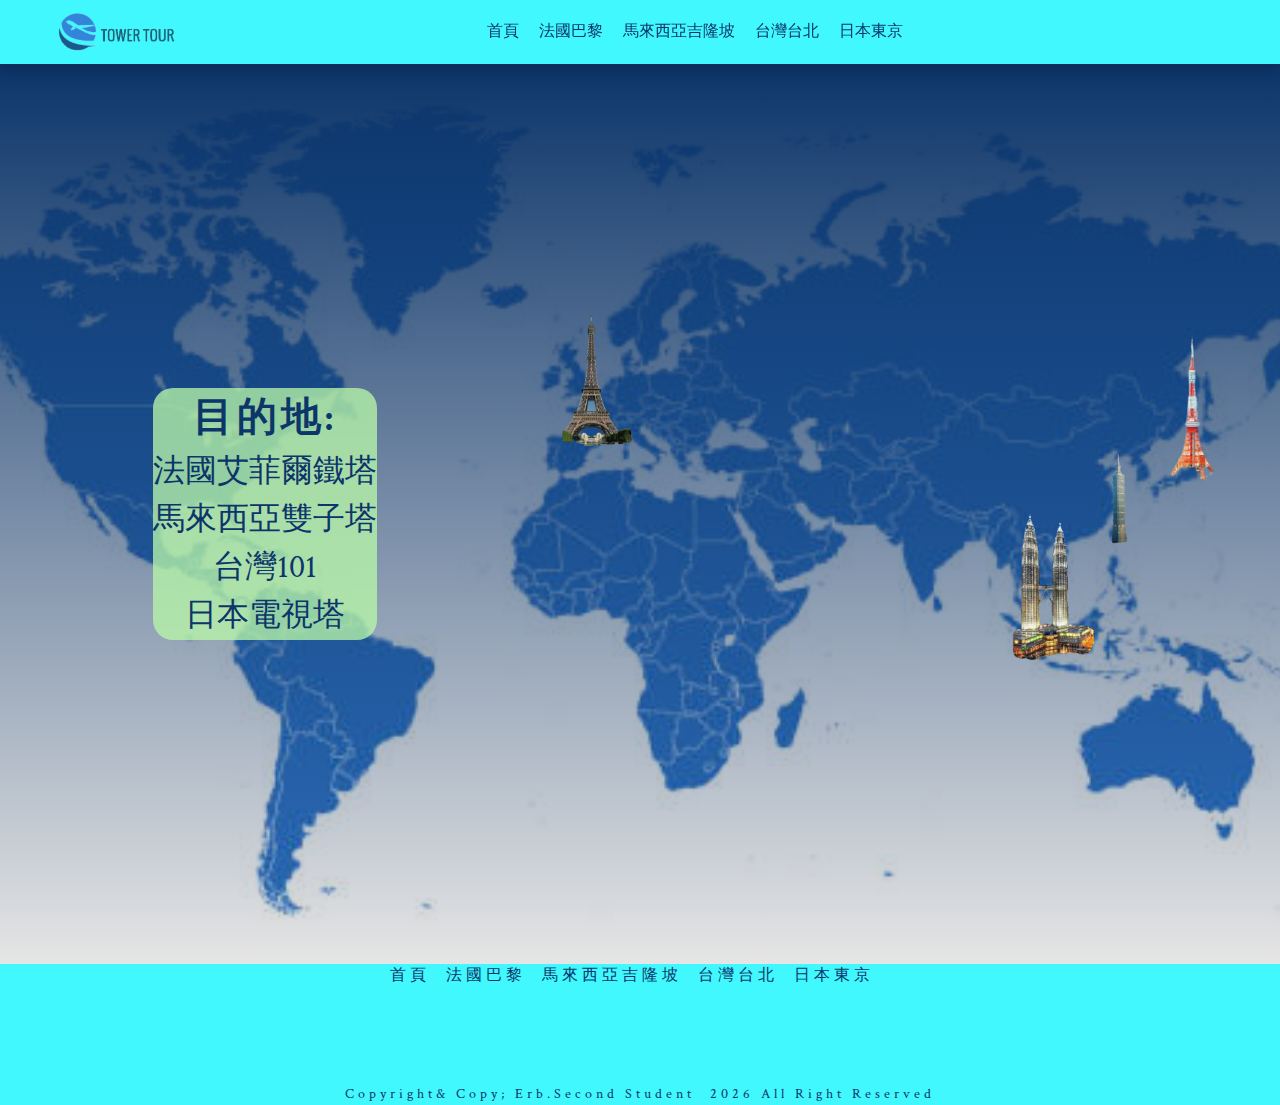
<file: index.html>
<!DOCTYPE html>
<html lang="en">
<head>
  <meta charset="UTF-8">
  <meta name="viewport" content="width=device-width, initial-scale=1.0">
  <link rel="manifest" href="/site.webmanifest">
<link rel="stylesheet" href="https://cdnjs.cloudflare.com/ajax/libs/font-awesome/6.6.0/css/all.min.css" integrity="sha512-Kc323vGBEqzTmouAECnVceyQqyqdsSiqLQISBL29aUW4U/M7pSPA/gEUZQqv1cwx4OnYxTxve5UMg5GT6L4JJg==" crossorigin="anonymous" referrerpolicy="no-referrer" />
<link rel="preconnect" href="https://fonts.googleapis.com">
<link rel="preconnect" href="https://fonts.gstatic.com" crossorigin>
<link href="https://fonts.googleapis.com/css2?family=Crimson+Text:ital,wght@0,400;0,600;0,700;1,400;1,600;1,700&family=Noto+Sans+TC:wght@700&display=swap" rel="stylesheet">
<link rel="apple-touch-icon" sizes="180x180" href="./images/apple-touch-icon.png">
<link rel="icon" type="image/png" sizes="32x32" href="./images/favicon-32x32.png">
<link rel="icon" type="image/png" sizes="16x16" href="./images/favicon-16x16.png">
  <link rel="stylesheet" href="./css/tours.css">
  <title>Tower Tour</title>
</head>
<body>
  <nav class="navbar">
    <div class="nav-logo">
      <a href="index.html">
        <img src="./images/logo.png" class="logo-link" alt="logo">
      </a>
    </div>
    <!-- desktop -->
    <!-- <div class="desktop-nav"> -->
    <div class="nav-links">
      <ul class="nav-list" id="nav-list">
        <li><a href="index.html" class="nav-link">首頁</a></li>
        <li><a href="paris_history.html" class="nav-link">法國巴黎</a></li>
        <li><a href="malaysia_history.html" class="nav-link">馬來西亞吉隆坡</a></li>
        <li><a href="taipei_history.html" class="nav-link">台灣台北</a></li>
        <li><a href="tokyo_history.html" class="nav-link">日本東京</a></li>
      </ul>
    </div>
    <div class="nav-icons">
      <ul class="nav-icons-list">
        <li><a href="http://www.facebook.com" class="nav-icon">
          <i class="fa-brands fa-facebook"></i></a>
        </li>
        <li><a href="http://www.twitter.com" class="nav-icon">
          <i class="fa-brands fa-twitter"></i></a>
        </li>
        <li><a href="http://www.instagram.com" class="nav-icon">
          <i class="fa-brands fa-instagram"></i></a>
        </li>
        <li><a href="http://www.whatsapp.com" class="nav-icon">
          <i class="fa-brands fa-whatsapp"></i></a>
        </li>
      </ul>
    </div>
    <!-- </div> -->
    <!-- mobile  -->
    <div class="nav-mobile">
      <button type="button" class="nav-mobile-toggle" id="nav-mobile-toggle">
        <i class="fa-solid fa-bars"></i>
      </button>
      <ul class="mobile-nav-list" id="mobile-nav-list">
        <li><a href="index.html" class="nav-link">首頁</a></li>
        <li><a href="paris_history.html" class="nav-link">法國巴黎</a></li>
        <li><a href="malaysia_history.html" class="nav-link">馬來西亞吉隆坡</a></li>
        <li><a href="taipei_history.html" class="nav-link">台灣台北</a></li>
        <li><a href="tokyo_history.html" class="nav-link">日本東京</a></li>
      </ul>
    </div>
  </nav>

  <main>
    <div class="main">
      <div class="main-container">
        <div class="header-container">
          <h2>目的地:</h2>
          <a href="paris_tower.html"><p>法國艾菲爾鐵塔</p></a>
          <a href="malaysia_tower.html"><p>馬來西亞雙子塔</p></a>
          <a href="taipei_tower.html"><p>台灣101</p></a>
          <a href="tokyo_tower.html"><p>日本電視塔</p></a>
          </div>

        <div class="main-photos">
          <img src="./images/paris-tower-2.png" class="main-photo photo-1" alt="">
          <img src="./images/malaysia-tower1.png" class="main-photo photo-2" alt="">
          <img src="./images/Taipei101-2.png" class="main-photo photo-3" alt="">
          <img src="./images/tokyo-tower-3.png" class="main-photo photo-4" alt="">
        </div>
      </div>
    </div>
  </main>
  <!--- footer -->
  <footer class="section footer">
    <ul class="footer-links">
      <li><a href="index.html" class="footer-link">首頁</a></li>
      <li><a href="paris_history.html" class="footer-link">法國巴黎</a></li>
      <li><a href="malaysia_history.html" class="footer-link">馬來西亞吉隆坡</a></li>
      <li><a href="taipei_history.html" class="footer-link">台灣台北</a></li>
      <li><a href="tokyo_history.html" class="footer-link">日本東京</a></li>
    </ul>
    <ul class="footer-icons">
      <li><a href="http://www.facebook.com" class="footer-icon">
        <i class="fa-brands fa-facebook"></i></a>
      </li>
      <li><a href="http://www.twitter.com" class="footer-icon">
        <i class="fa-brands fa-twitter"></i></a>
      </li>
      <li><a href="http://www.instagram.com" class="footer-icon">
        <i class="fa-brands fa-instagram"></i></a>
      </li>
      <li><a href="http://www.whatsapp.com" class="footer-icon">
        <i class="fa-brands fa-whatsapp"></i></a>
      </li>
    </ul>
    <p class="copyright">
      copyright& copy; erb.second student
      <span id="date"></span> all right reserved
    </p>
  </footer>
  <script src="./tours.js"></script>
</body>
</html>
</file>
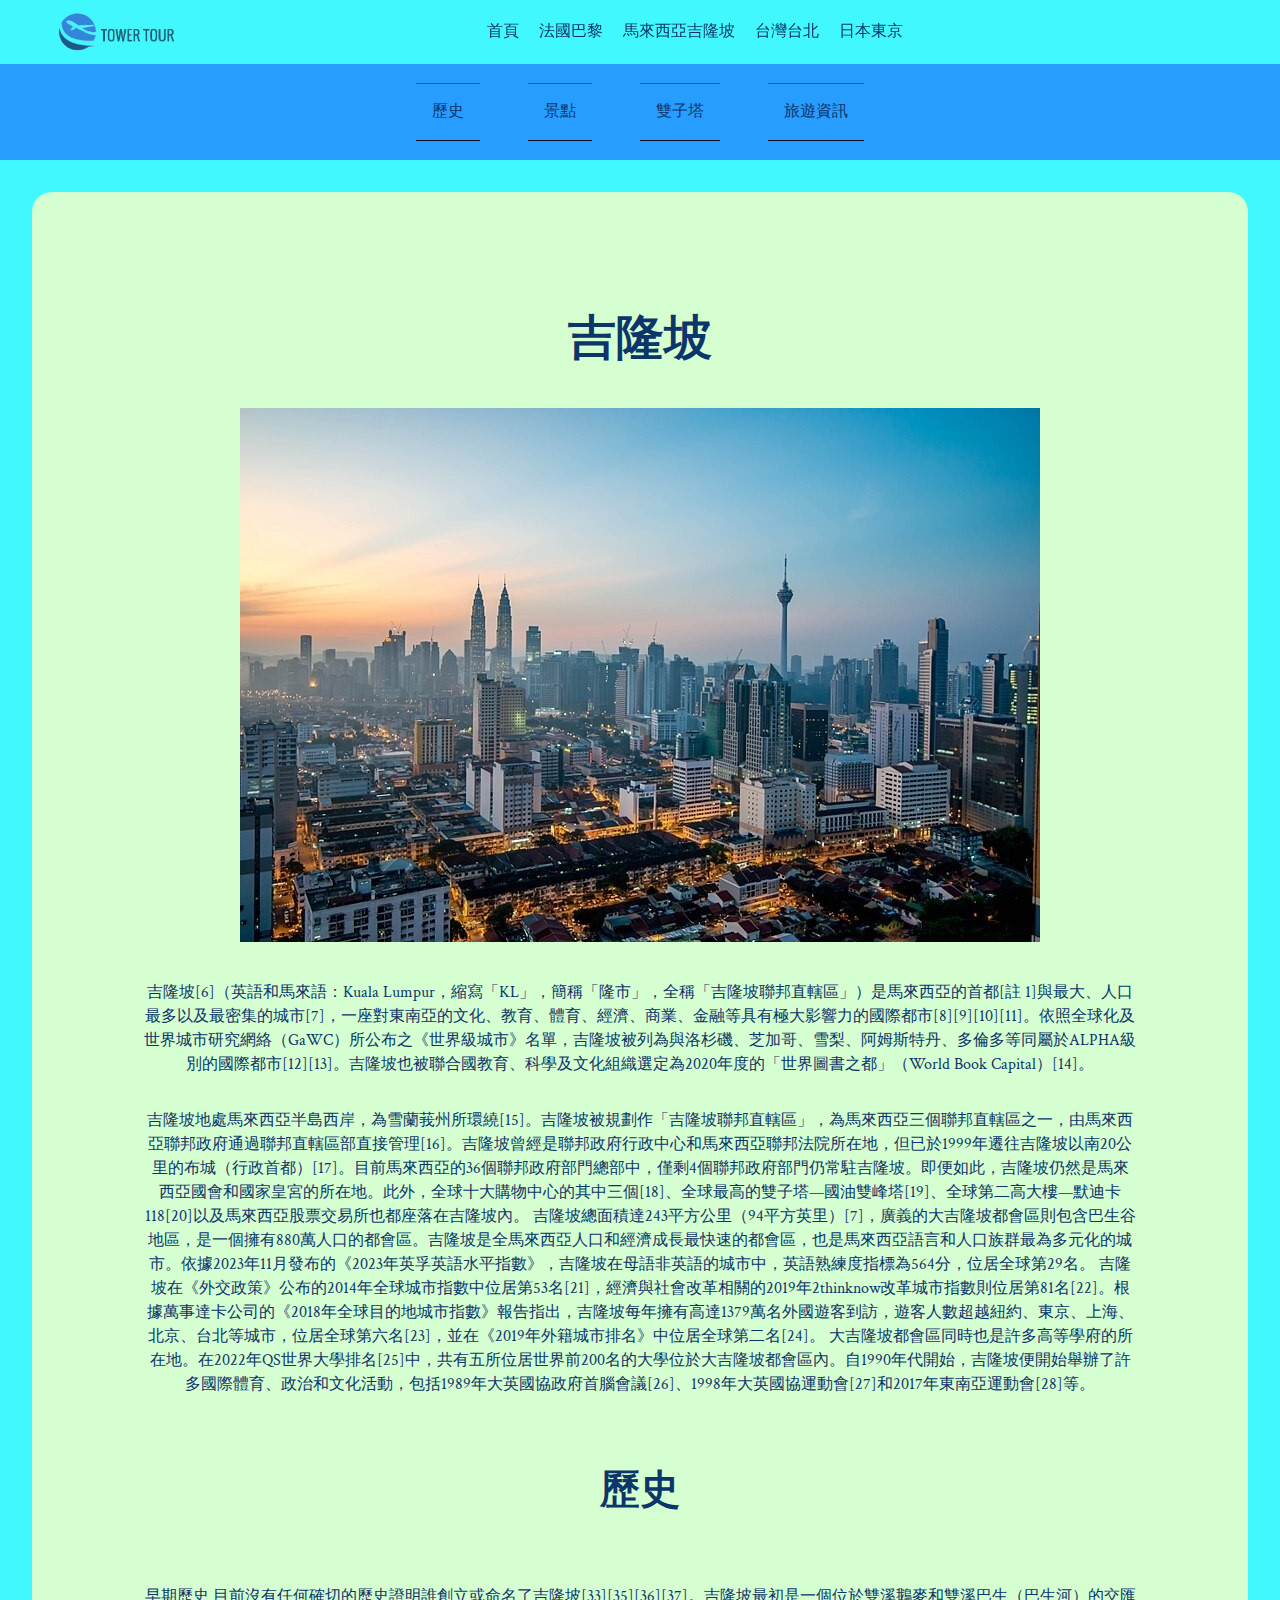
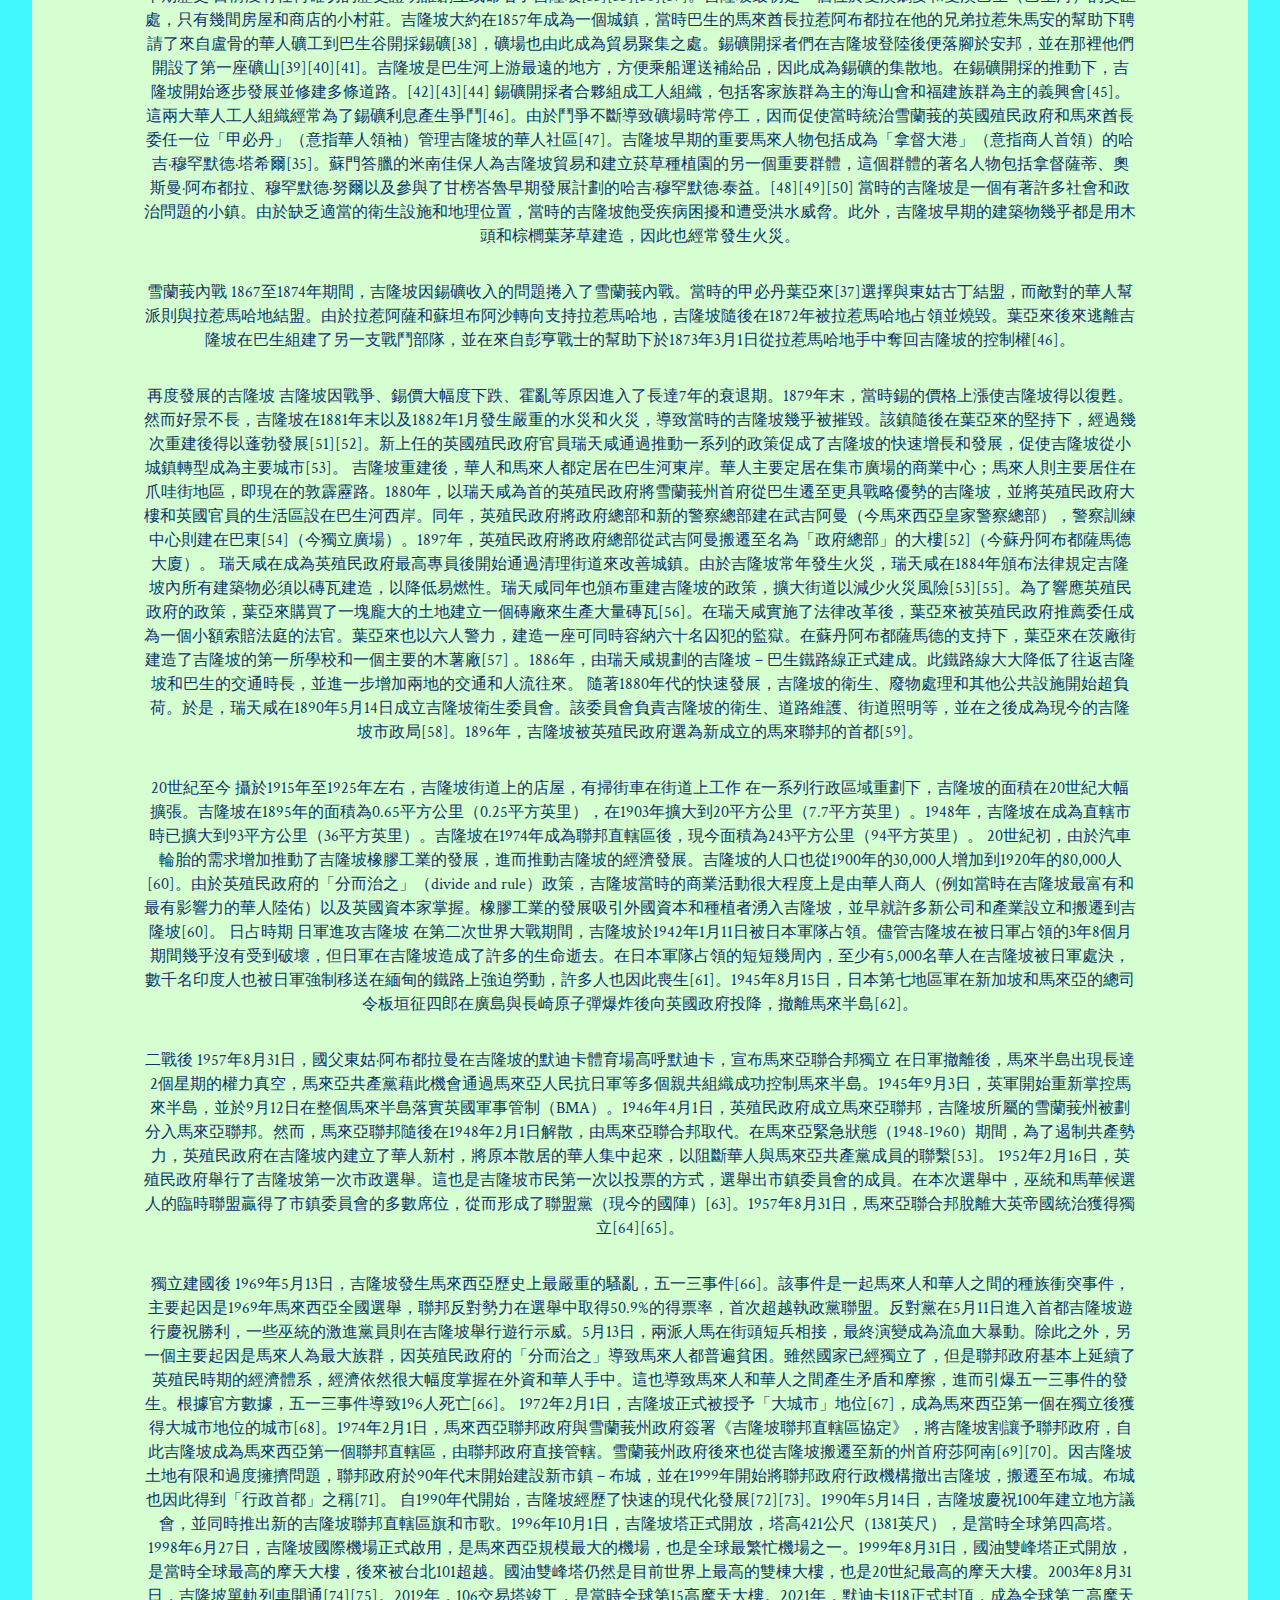
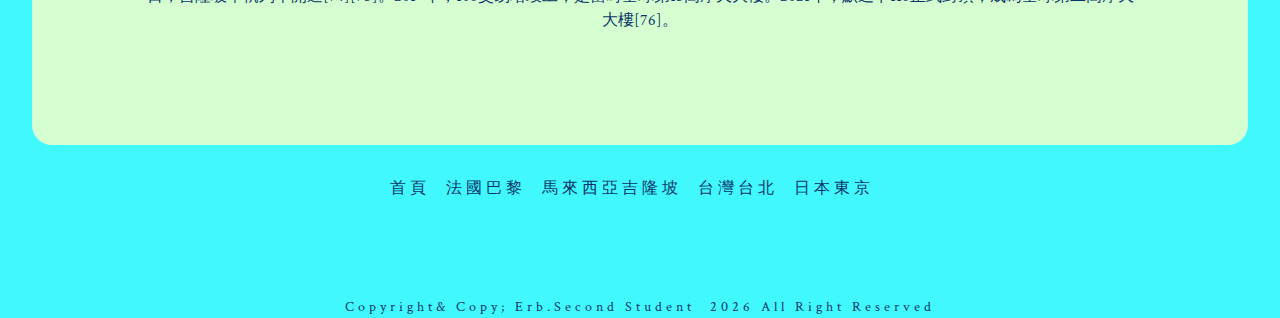
<file: malaysia_history.html>
<!DOCTYPE html>
<html lang="en">
<head>
  <meta charset="UTF-8">
  <meta name="viewport" content="width=device-width, initial-scale=1.0">
  <link rel="manifest" href="/site.webmanifest">
<link rel="stylesheet" href="https://cdnjs.cloudflare.com/ajax/libs/font-awesome/6.6.0/css/all.min.css" integrity="sha512-Kc323vGBEqzTmouAECnVceyQqyqdsSiqLQISBL29aUW4U/M7pSPA/gEUZQqv1cwx4OnYxTxve5UMg5GT6L4JJg==" crossorigin="anonymous" referrerpolicy="no-referrer" />
<link rel="preconnect" href="https://fonts.googleapis.com">
<link rel="preconnect" href="https://fonts.gstatic.com" crossorigin>
<link href="https://fonts.googleapis.com/css2?family=Crimson+Text:ital,wght@0,400;0,600;0,700;1,400;1,600;1,700&family=Noto+Sans+TC:wght@700&display=swap" rel="stylesheet">
<link rel="apple-touch-icon" sizes="180x180" href="./images/apple-touch-icon.png">
<link rel="icon" type="image/png" sizes="32x32" href="./images/favicon-32x32.png">
<link rel="icon" type="image/png" sizes="16x16" href="./images/favicon-16x16.png">
<link rel="stylesheet" href="./css/tours.css">
  <title>馬來西亞</title>
</head>
<body>
  <nav class="navbar">
    <div class="nav-logo">
      <a href="index.html">
        <img src="./images/logo.png" class="logo-link" alt="logo">
      </a>
    </div>
    <!-- desktop -->
    <!-- <div class="desktop-nav"> -->
    <div class="nav-links">
      <ul class="nav-list" id="nav-list">
        <li><a href="index.html" class="nav-link">首頁</a></li>
        <li><a href="paris_history.html" class="nav-link">法國巴黎</a></li>
        <li><a href="malaysia_history.html" class="nav-link">馬來西亞吉隆坡</a></li>
        <li><a href="taipei_history.html" class="nav-link">台灣台北</a></li>
        <li><a href="tokyo_history.html" class="nav-link">日本東京</a></li>
      </ul>
    </div>
    <div class="nav-icons">
      <ul class="nav-icons-list">
        <li><a href="http://www.facebook.com" class="nav-icon">
          <i class="fa-brands fa-facebook"></i></a>
        </li>
        <li><a href="http://www.twitter.com" class="nav-icon">
          <i class="fa-brands fa-twitter"></i></a>
        </li>
        <li><a href="http://www.instagram.com" class="nav-icon">
          <i class="fa-brands fa-instagram"></i></a>
        </li>
        <li><a href="http://www.whatsapp.com" class="nav-icon">
          <i class="fa-brands fa-whatsapp"></i></a>
        </li>
      </ul>
    </div>
    <!-- </div> -->
    <!-- mobile  -->
    <div class="nav-mobile">
      <button type="button" class="nav-mobile-toggle" id="nav-mobile-toggle">
        <i class="fa-solid fa-bars"></i>
      </button>
      <ul class="mobile-nav-list" id="mobile-nav-list">
        <li><a href="index.html" class="nav-link">首頁</a></li>
        <li><a href="paris_history.html" class="nav-link">法國巴黎</a></li>
        <li><a href="malaysia_history.html" class="nav-link">馬來西亞吉隆坡</a></li>
        <li><a href="taipei_history.html" class="nav-link">台灣台北</a></li>
        <li><a href="tokyo_history.html" class="nav-link">日本東京</a></li>
      </ul>
    </div>
  </nav>

  <div class="tours-container">
    <div class="tours-nav">
      <ul class="paris-nav-list">
        <a href="malaysia_history.html"><li>歷史</li></a>
        <a href="malaysia_view.html"><li>景點</li></a>
        <a href="malaysia_tower.html"><li>雙子塔</li></a>
        <a href="tokyo_ref.html"><li>旅遊資訊</li></a>
      </ul>
    </div>

    <div class="paris-main">
      <div class="paris-header">
        <h3>吉隆坡</h3>
        <img src="./images/malaysia-main.jpg" alt="">
        <p>吉隆坡[6]（英語和馬來語：Kuala Lumpur，縮寫「KL」，簡稱「隆市」，全稱「吉隆坡聯邦直轄區」）是馬來西亞的首都[註 1]與最大、人口最多以及最密集的城市[7]，一座對東南亞的文化、教育、體育、經濟、商業、金融等具有極大影響力的國際都市[8][9][10][11]。依照全球化及世界城市研究網絡（GaWC）所公布之《世界級城市》名單，吉隆坡被列為與洛杉磯、芝加哥、雪梨、阿姆斯特丹、多倫多等同屬於ALPHA級別的國際都市[12][13]。吉隆坡也被聯合國教育、科學及文化組織選定為2020年度的「世界圖書之都」（World Book Capital）[14]。
        </p>
          <p>
            吉隆坡地處馬來西亞半島西岸，為雪蘭莪州所環繞[15]。吉隆坡被規劃作「吉隆坡聯邦直轄區」，為馬來西亞三個聯邦直轄區之一，由馬來西亞聯邦政府通過聯邦直轄區部直接管理[16]。吉隆坡曾經是聯邦政府行政中心和馬來西亞聯邦法院所在地，但已於1999年遷往吉隆坡以南20公里的布城（行政首都）[17]。目前馬來西亞的36個聯邦政府部門總部中，僅剩4個聯邦政府部門仍常駐吉隆坡。即便如此，吉隆坡仍然是馬來西亞國會和國家皇宮的所在地。此外，全球十大購物中心的其中三個[18]、全球最高的雙子塔—國油雙峰塔[19]、全球第二高大樓—默迪卡118[20]以及馬來西亞股票交易所也都座落在吉隆坡內。
            吉隆坡總面積達243平方公里（94平方英里）[7]，廣義的大吉隆坡都會區則包含巴生谷地區，是一個擁有880萬人口的都會區。吉隆坡是全馬來西亞人口和經濟成長最快速的都會區，也是馬來西亞語言和人口族群最為多元化的城市。依據2023年11月發布的《2023年英孚英語水平指數》，吉隆坡在母語非英語的城市中，英語熟練度指標為564分，位居全球第29名。
            吉隆坡在《外交政策》公布的2014年全球城市指數中位居第53名[21]，經濟與社會改革相關的2019年2thinknow改革城市指數則位居第81名[22]。根據萬事達卡公司的《2018年全球目的地城市指數》報告指出，吉隆坡每年擁有高達1379萬名外國遊客到訪，遊客人數超越紐約、東京、上海、北京、台北等城市，位居全球第六名[23]，並在《2019年外籍城市排名》中位居全球第二名[24]。
            大吉隆坡都會區同時也是許多高等學府的所在地。在2022年QS世界大學排名[25]中，共有五所位居世界前200名的大學位於大吉隆坡都會區內。自1990年代開始，吉隆坡便開始舉辦了許多國際體育、政治和文化活動，包括1989年大英國協政府首腦會議[26]、1998年大英國協運動會[27]和2017年東南亞運動會[28]等。</p>

        <h4>歷史</h4>
        <p>早期歷史
          目前沒有任何確切的歷史證明誰創立或命名了吉隆坡[33][35][36][37]。吉隆坡最初是一個位於雙溪鵝麥和雙溪巴生（巴生河）的交匯處，只有幾間房屋和商店的小村莊。吉隆坡大約在1857年成為一個城鎮，當時巴生的馬來酋長拉惹阿布都拉在他的兄弟拉惹朱馬安的幫助下聘請了來自盧骨的華人礦工到巴生谷開採錫礦[38]，礦場也由此成為貿易聚集之處。錫礦開採者們在吉隆坡登陸後便落腳於安邦，並在那裡他們開設了第一座礦山[39][40][41]。吉隆坡是巴生河上游最遠的地方，方便乘船運送補給品，因此成為錫礦的集散地。在錫礦開採的推動下，吉隆坡開始逐步發展並修建多條道路。[42][43][44]
          
          錫礦開採者合夥組成工人組織，包括客家族群為主的海山會和福建族群為主的義興會[45]。這兩大華人工人組織經常為了錫礦利息產生爭鬥[46]。由於鬥爭不斷導致礦場時常停工，因而促使當時統治雪蘭莪的英國殖民政府和馬來酋長委任一位「甲必丹」（意指華人領袖）管理吉隆坡的華人社區[47]。吉隆坡早期的重要馬來人物包括成為「拿督大港」（意指商人首領）的哈吉·穆罕默德·塔希爾[35]。蘇門答臘的米南佳保人為吉隆坡貿易和建立菸草種植園的另一個重要群體，這個群體的著名人物包括拿督薩蒂、奧斯曼·阿布都拉、穆罕默德·努爾以及參與了甘榜峇魯早期發展計劃的哈吉·穆罕默德·泰益。[48][49][50]
          
          當時的吉隆坡是一個有著許多社會和政治問題的小鎮。由於缺乏適當的衛生設施和地理位置，當時的吉隆坡飽受疾病困擾和遭受洪水威脅。此外，吉隆坡早期的建築物幾乎都是用木頭和棕櫚葉茅草建造，因此也經常發生火災。
          
          
          </p>
          <p>
            雪蘭莪內戰
            1867至1874年期間，吉隆坡因錫礦收入的問題捲入了雪蘭莪內戰。當時的甲必丹葉亞來[37]選擇與東姑古丁結盟，而敵對的華人幫派則與拉惹馬哈地結盟。由於拉惹阿薩和蘇坦布阿沙轉向支持拉惹馬哈地，吉隆坡隨後在1872年被拉惹馬哈地占領並燒毀。葉亞來後來逃離吉隆坡在巴生組建了另一支戰鬥部隊，並在來自彭亨戰士的幫助下於1873年3月1日從拉惹馬哈地手中奪回吉隆坡的控制權[46]。
          </p>
          <p>
            再度發展的吉隆坡
            吉隆坡因戰爭、錫價大幅度下跌、霍亂等原因進入了長達7年的衰退期。1879年末，當時錫的價格上漲使吉隆坡得以復甦。然而好景不長，吉隆坡在1881年末以及1882年1月發生嚴重的水災和火災，導致當時的吉隆坡幾乎被摧毀。該鎮隨後在葉亞來的堅持下，經過幾次重建後得以蓬勃發展[51][52]。新上任的英國殖民政府官員瑞天咸通過推動一系列的政策促成了吉隆坡的快速增長和發展，促使吉隆坡從小城鎮轉型成為主要城市[53]。
            吉隆坡重建後，華人和馬來人都定居在巴生河東岸。華人主要定居在集市廣場的商業中心；馬來人則主要居住在爪哇街地區，即現在的敦霹靂路。1880年，以瑞天咸為首的英殖民政府將雪蘭莪州首府從巴生遷至更具戰略優勢的吉隆坡，並將英殖民政府大樓和英國官員的生活區設在巴生河西岸。同年，英殖民政府將政府總部和新的警察總部建在武吉阿曼（今馬來西亞皇家警察總部），警察訓練中心則建在巴東[54]（今獨立廣場）。1897年，英殖民政府將政府總部從武吉阿曼搬遷至名為「政府總部」的大樓[52]（今蘇丹阿布都薩馬德大廈）。
            瑞天咸在成為英殖民政府最高專員後開始通過清理街道來改善城鎮。由於吉隆坡常年發生火災，瑞天咸在1884年頒布法律規定吉隆坡內所有建築物必須以磚瓦建造，以降低易燃性。瑞天咸同年也頒布重建吉隆坡的政策，擴大街道以減少火災風險[53][55]。為了響應英殖民政府的政策，葉亞來購買了一塊龐大的土地建立一個磚廠來生產大量磚瓦[56]。在瑞天咸實施了法律改革後，葉亞來被英殖民政府推薦委任成為一個小額索賠法庭的法官。葉亞來也以六人警力，建造一座可同時容納六十名囚犯的監獄。在蘇丹阿布都薩馬德的支持下，葉亞來在茨廠街建造了吉隆坡的第一所學校和一個主要的木薯廠[57] 。1886年，由瑞天咸規劃的吉隆坡－巴生鐵路線正式建成。此鐵路線大大降低了往返吉隆坡和巴生的交通時長，並進一步增加兩地的交通和人流往來。
            隨著1880年代的快速發展，吉隆坡的衛生、廢物處理和其他公共設施開始超負荷。於是，瑞天咸在1890年5月14日成立吉隆坡衛生委員會。該委員會負責吉隆坡的衛生、道路維護、街道照明等，並在之後成為現今的吉隆坡市政局[58]。1896年，吉隆坡被英殖民政府選為新成立的馬來聯邦的首都[59]。
          </p>
          <p>20世紀至今
            攝於1915年至1925年左右，吉隆坡街道上的店屋，有掃街車在街道上工作
            在一系列行政區域重劃下，吉隆坡的面積在20世紀大幅擴張。吉隆坡在1895年的面積為0.65平方公里（0.25平方英里），在1903年擴大到20平方公里（7.7平方英里）。1948年，吉隆坡在成為直轄市時已擴大到93平方公里（36平方英里）。吉隆坡在1974年成為聯邦直轄區後，現今面積為243平方公里（94平方英里）。
            20世紀初，由於汽車輪胎的需求增加推動了吉隆坡橡膠工業的發展，進而推動吉隆坡的經濟發展。吉隆坡的人口也從1900年的30,000人增加到1920年的80,000人[60]。由於英殖民政府的「分而治之」（divide and rule）政策，吉隆坡當時的商業活動很大程度上是由華人商人（例如當時在吉隆坡最富有和最有影響力的華人陸佑）以及英國資本家掌握。橡膠工業的發展吸引外國資本和種植者湧入吉隆坡，並早就許多新公司和產業設立和搬遷到吉隆坡[60]。
          
            日占時期
            日軍進攻吉隆坡
            在第二次世界大戰期間，吉隆坡於1942年1月11日被日本軍隊占領。儘管吉隆坡在被日軍占領的3年8個月期間幾乎沒有受到破壞，但日軍在吉隆坡造成了許多的生命逝去。在日本軍隊占領的短短幾周內，至少有5,000名華人在吉隆坡被日軍處決，數千名印度人也被日軍強制移送在緬甸的鐵路上強迫勞動，許多人也因此喪生[61]。1945年8月15日，日本第七地區軍在新加坡和馬來亞的總司令板垣征四郎在廣島與長崎原子彈爆炸後向英國政府投降，撤離馬來半島[62]。</p>
            <p>
              二戰後
            1957年8月31日，國父東姑·阿布都拉曼在吉隆坡的默迪卡體育場高呼默迪卡，宣布馬來亞聯合邦獨立
            在日軍撤離後，馬來半島出現長達2個星期的權力真空，馬來亞共產黨藉此機會通過馬來亞人民抗日軍等多個親共組織成功控制馬來半島。1945年9月3日，英軍開始重新掌控馬來半島，並於9月12日在整個馬來半島落實英國軍事管制（BMA）。1946年4月1日，英殖民政府成立馬來亞聯邦，吉隆坡所屬的雪蘭莪州被劃分入馬來亞聯邦。然而，馬來亞聯邦隨後在1948年2月1日解散，由馬來亞聯合邦取代。在馬來亞緊急狀態（1948-1960）期間，為了遏制共產勢力，英殖民政府在吉隆坡內建立了華人新村，將原本散居的華人集中起來，以阻斷華人與馬來亞共產黨成員的聯繫[53]。

            1952年2月16日，英殖民政府舉行了吉隆坡第一次市政選舉。這也是吉隆坡市民第一次以投票的方式，選舉出市鎮委員會的成員。在本次選舉中，巫統和馬華候選人的臨時聯盟贏得了市鎮委員會的多數席位，從而形成了聯盟黨（現今的國陣）[63]。1957年8月31日，馬來亞聯合邦脫離大英帝國統治獲得獨立[64][65]。
            </p>
            <p>
              獨立建國後
            1969年5月13日，吉隆坡發生馬來西亞歷史上最嚴重的騷亂，五一三事件[66]。該事件是一起馬來人和華人之間的種族衝突事件，主要起因是1969年馬來西亞全國選舉，聯邦反對勢力在選舉中取得50.9%的得票率，首次超越執政黨聯盟。反對黨在5月11日進入首都吉隆坡遊行慶祝勝利，一些巫統的激進黨員則在吉隆坡舉行遊行示威。5月13日，兩派人馬在街頭短兵相接，最終演變成為流血大暴動。除此之外，另一個主要起因是馬來人為最大族群，因英殖民政府的「分而治之」導致馬來人都普遍貧困。雖然國家已經獨立了，但是聯邦政府基本上延續了英殖民時期的經濟體系，經濟依然很大幅度掌握在外資和華人手中。這也導致馬來人和華人之間產生矛盾和摩擦，進而引爆五一三事件的發生。根據官方數據，五一三事件導致196人死亡[66]。
            1972年2月1日，吉隆坡正式被授予「大城市」地位[67]，成為馬來西亞第一個在獨立後獲得大城市地位的城市[68]。1974年2月1日，馬來西亞聯邦政府與雪蘭莪州政府簽署《吉隆坡聯邦直轄區協定》，將吉隆坡割讓予聯邦政府，自此吉隆坡成為馬來西亞第一個聯邦直轄區，由聯邦政府直接管轄。雪蘭莪州政府後來也從吉隆坡搬遷至新的州首府莎阿南[69][70]。因吉隆坡土地有限和過度擁擠問題，聯邦政府於90年代末開始建設新市鎮－布城，並在1999年開始將聯邦政府行政機構撤出吉隆坡，搬遷至布城。布城也因此得到「行政首都」之稱[71]。
            自1990年代開始，吉隆坡經歷了快速的現代化發展[72][73]。1990年5月14日，吉隆坡慶祝100年建立地方議會，並同時推出新的吉隆坡聯邦直轄區旗和市歌。1996年10月1日，吉隆坡塔正式開放，塔高421公尺（1381英尺），是當時全球第四高塔。1998年6月27日，吉隆坡國際機場正式啟用，是馬來西亞規模最大的機場，也是全球最繁忙機場之一。1999年8月31日，國油雙峰塔正式開放，是當時全球最高的摩天大樓，後來被台北101超越。國油雙峰塔仍然是目前世界上最高的雙棟大樓，也是20世紀最高的摩天大樓。2003年8月31日，吉隆坡單軌列車開通[74][75]。2019年，106交易塔竣工，是當時全球第15高摩天大樓。2021年，默迪卡118正式封頂，成為全球第二高摩天大樓[76]。
            </p>
        </div>
      </div>
    </div>
  </div>



    <!--- footer -->
    <footer class="section footer">
      <ul class="footer-links">
        <li><a href="index.html" class="footer-link">首頁</a></li>
        <li><a href="paris_history.html" class="footer-link">法國巴黎</a></li>
        <li><a href="malaysia_history.html" class="footer-link">馬來西亞吉隆坡</a></li>
        <li><a href="taipei_history.html" class="footer-link">台灣台北</a></li>
        <li><a href="tokyo_history.html" class="footer-link">日本東京</a></li>
      </ul>
      <ul class="footer-icons">
        <li><a href="http://www.facebook.com" class="footer-icon">
          <i class="fa-brands fa-facebook"></i></a>
        </li>
        <li><a href="http://www.twitter.com" class="footer-icon">
          <i class="fa-brands fa-twitter"></i></a>
        </li>
        <li><a href="http://www.instagram.com" class="footer-icon">
          <i class="fa-brands fa-instagram"></i></a>
        </li>
        <li><a href="http://www.whatsapp.com" class="footer-icon">
          <i class="fa-brands fa-whatsapp"></i></a>
        </li>
      </ul>
      <p class="copyright">
        copyright& copy; erb.second student
        <span id="date"></span> all right reserved
      </p>
    </footer>
    <script src="./tours.js"></script>
  </body>
  </html>
</file>
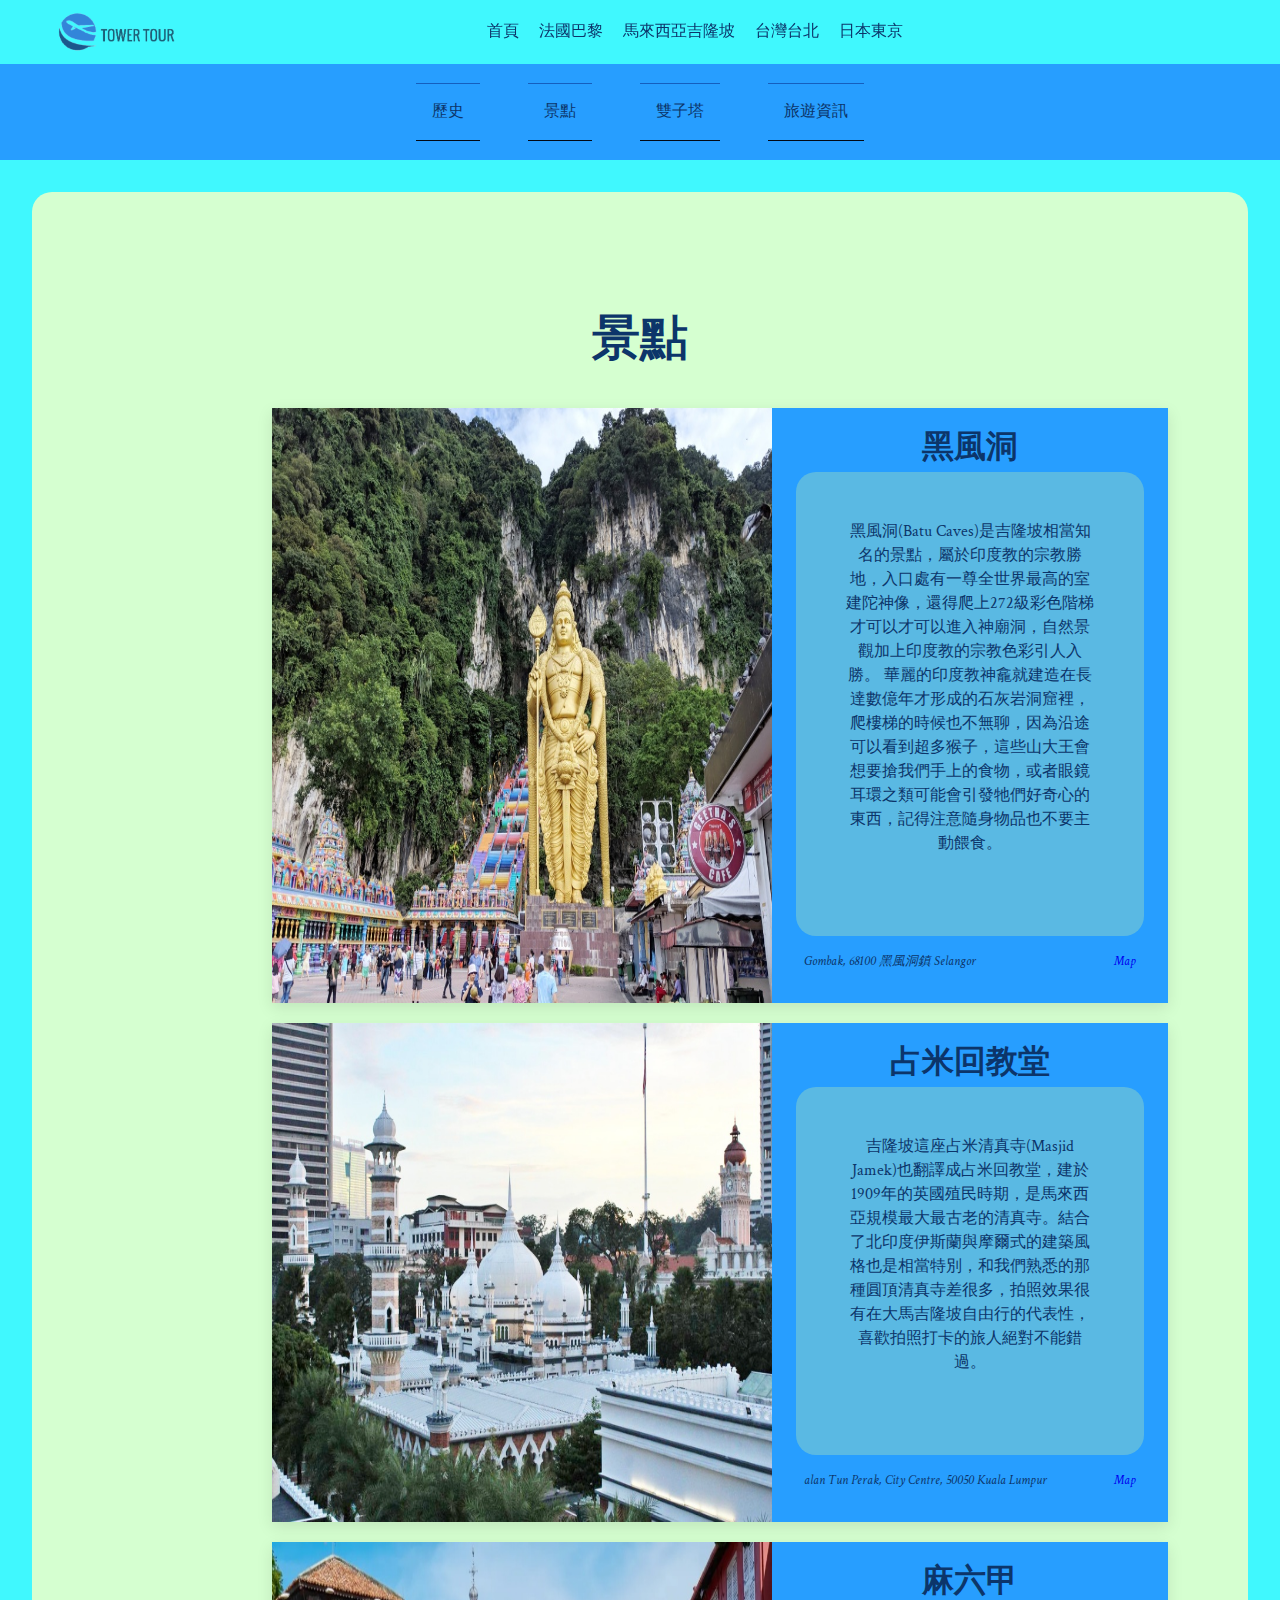
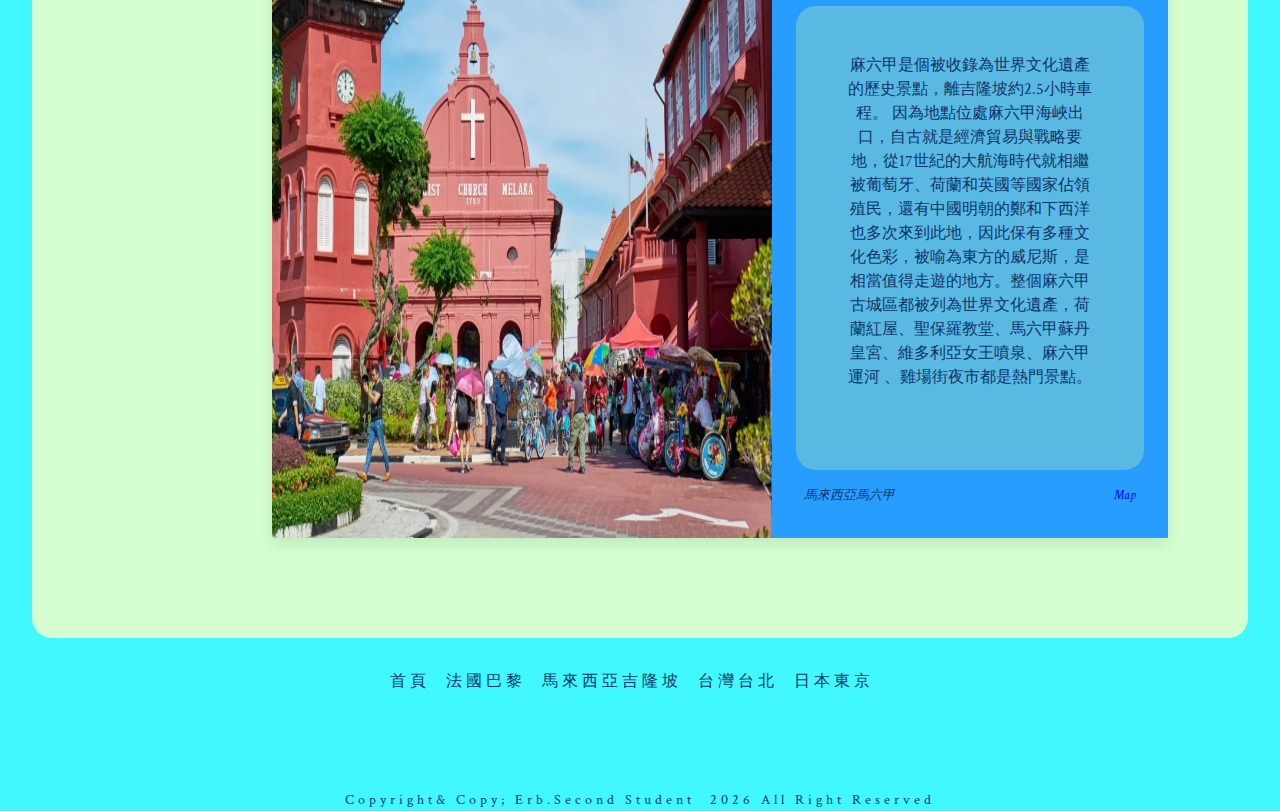
<file: malaysia_view.html>
<!DOCTYPE html>
<html lang="en">
<head>
  <meta charset="UTF-8">
  <meta name="viewport" content="width=device-width, initial-scale=1.0">
  <link rel="manifest" href="/site.webmanifest">
<link rel="stylesheet" href="https://cdnjs.cloudflare.com/ajax/libs/font-awesome/6.6.0/css/all.min.css" integrity="sha512-Kc323vGBEqzTmouAECnVceyQqyqdsSiqLQISBL29aUW4U/M7pSPA/gEUZQqv1cwx4OnYxTxve5UMg5GT6L4JJg==" crossorigin="anonymous" referrerpolicy="no-referrer" />
<link rel="preconnect" href="https://fonts.googleapis.com">
<link rel="preconnect" href="https://fonts.gstatic.com" crossorigin>
<link href="https://fonts.googleapis.com/css2?family=Crimson+Text:ital,wght@0,400;0,600;0,700;1,400;1,600;1,700&family=Noto+Sans+TC:wght@700&display=swap" rel="stylesheet">
<link rel="apple-touch-icon" sizes="180x180" href="./images/apple-touch-icon.png">
<link rel="icon" type="image/png" sizes="32x32" href="./images/favicon-32x32.png">
<link rel="icon" type="image/png" sizes="16x16" href="./images/favicon-16x16.png">
<link rel="stylesheet" href="./css/tours.css">
  <title>馬來西亞</title>
</head>
<body>
  <nav class="navbar">
    <div class="nav-logo">
      <a href="index.html">
        <img src="./images/logo.png" class="logo-link" alt="logo">
      </a>
    </div>
    <!-- desktop -->
    <!-- <div class="desktop-nav"> -->
    <div class="nav-links">
      <ul class="nav-list" id="nav-list">
        <li><a href="index.html" class="nav-link">首頁</a></li>
        <li><a href="paris_history.html" class="nav-link">法國巴黎</a></li>
        <li><a href="malaysia_history.html" class="nav-link">馬來西亞吉隆坡</a></li>
        <li><a href="taipei_history.html" class="nav-link">台灣台北</a></li>
        <li><a href="tokyo_history.html" class="nav-link">日本東京</a></li>
      </ul>
    </div>
    <div class="nav-icons">
      <ul class="nav-icons-list">
        <li><a href="http://www.facebook.com" class="nav-icon">
          <i class="fa-brands fa-facebook"></i></a>
        </li>
        <li><a href="http://www.twitter.com" class="nav-icon">
          <i class="fa-brands fa-twitter"></i></a>
        </li>
        <li><a href="http://www.instagram.com" class="nav-icon">
          <i class="fa-brands fa-instagram"></i></a>
        </li>
        <li><a href="http://www.whatsapp.com" class="nav-icon">
          <i class="fa-brands fa-whatsapp"></i></a>
        </li>
      </ul>
    </div>
    <!-- </div> -->
    <!-- mobile  -->
    <div class="nav-mobile">
      <button type="button" class="nav-mobile-toggle" id="nav-mobile-toggle">
        <i class="fa-solid fa-bars"></i>
      </button>
      <ul class="mobile-nav-list" id="mobile-nav-list">
        <li><a href="index.html" class="nav-link">首頁</a></li>
        <li><a href="paris_history.html" class="nav-link">法國巴黎</a></li>
        <li><a href="malaysia_history.html" class="nav-link">馬來西亞吉隆坡</a></li>
        <li><a href="taipei_history.html" class="nav-link">台灣台北</a></li>
        <li><a href="tokyo_history.html" class="nav-link">日本東京</a></li>
      </ul>
    </div>
  </nav>

  <div class="tours-container">
    <div class="tours-nav">
      <ul class="paris-nav-list">
        <a href="malaysia_history.html"><li>歷史</li></a>
        <a href="malaysia_view.html"><li>景點</li></a>
        <a href="malaysia_tower.html"><li>雙子塔</li></a>
        <a href="tokyo_ref.html"><li>旅遊資訊</li></a>
      </ul>
    </div>

    <div class="paris-main">
      <div class="paris-header">
        <h3>景點</h3>
      <div class="paris-cards">
        <div class="paris-card-1">
            <div class="paris-img-container">
              <img src="./images/malaysia-view1.jpg" class="tour-img" alt="">
            </div>
          <div class="paris-card-info">
            <div class="paris-info">
              <h5>黑風洞</h5>
              <div class="paris-info-p">
              <p>黑風洞(Batu Caves)是吉隆坡相當知名的景點，屬於印度教的宗教勝地，入口處有一尊全世界最高的室建陀神像，還得爬上272級彩色階梯才可以才可以進入神廟洞，自然景觀加上印度教的宗教色彩引人入勝。
                華麗的印度教神龕就建造在長達數億年才形成的石灰岩洞窟裡，爬樓梯的時候也不無聊，因為沿途可以看到超多猴子，這些山大王會想要搶我們手上的食物，或者眼鏡耳環之類可能會引發牠們好奇心的東西，記得注意隨身物品也不要主動餵食。
              </p>
            </div>
            </div>
            <div class="paris-footer">
              <ul class="tour-footer-info">
                <li class="address-info"><i class="fa-solid fa-car"> Gombak, 68100 黑風洞鎮 Selangor</i></li>
                <li><a href="https://maps.app.goo.gl/Fn8yWgwvmMXr1q6o7"><i class="fa-solid fa-map-pin"> Map</i></a></li>
              </ul>
            </div>
          </div>
        </div>

        <div class="paris-card-1">
            <div class="paris-img-container">
              <img src="./images/malaysia-view4.jpg" class="tour-img" alt="">
            </div>
          <div class="paris-car-info">
            <div class="paris-info">
              <h5>占米回教堂</h5>
              <div class="paris-info-p">
              <p>
                吉隆坡這座占米清真寺(Masjid Jamek)也翻譯成占米回教堂，建於1909年的英國殖民時期，是馬來西亞規模最大最古老的清真寺。結合了北印度伊斯蘭與摩爾式的建築風格也是相當特別，和我們熟悉的那種圓頂清真寺差很多，拍照效果很有在大馬吉隆坡自由行的代表性，喜歡拍照打卡的旅人絕對不能錯過。
              </p>
            </div>
            </div>
            <div class="paris-footer">
              <ul class="tour-footer-info">
                <li class="address-info"><i class="fa-solid fa-car"> alan Tun Perak, City Centre, 50050 Kuala Lumpur</i></li>
                <li><a href="https://maps.app.goo.gl/DDtwgm77Ywdq2myA6"><i class="fa-solid fa-map-pin"> Map</i></a></li>
              </ul>
            </div>
            </div>
          </div>


        <div class="paris-card-1">
            <div class="paris-img-container">
              <img src="./images/malaysia-view3.jpg" class="tour-img" alt="">
            </div>
          <div class="paris-card-info">
            <div class="paris-info">
              <h5>麻六甲</h5>
              <div class="paris-info-p">
              <p>麻六甲是個被收錄為世界文化遺產的歷史景點，離吉隆坡約2.5小時車程。
                因為地點位處麻六甲海峽出口，自古就是經濟貿易與戰略要地，從17世紀的大航海時代就相繼被葡萄牙、荷蘭和英國等國家佔領殖民，還有中國明朝的鄭和下西洋也多次來到此地，因此保有多種文化色彩，被喻為東方的威尼斯，是相當值得走遊的地方。整個麻六甲古城區都被列為世界文化遺產，荷蘭紅屋、聖保羅教堂、馬六甲蘇丹皇宮、維多利亞女王噴泉、麻六甲運河 、雞場街夜市都是熱門景點。</p>
              </div>
            </div>
            <div class="paris-footer">
              <ul class="tour-footer-info">
                <li class="address-info"><i class="fa-solid fa-car"> 馬來西亞馬六甲</i></li>
                <li><a href="https://maps.app.goo.gl/gTm8yEd1beviZ88PA"><i class="fa-solid fa-map-pin"> Map</i></a></li>
              </ul>
            </div>
            </div>
          </div>
        </div>
        </div>
      </div>
      </div>
      </div>
    </div>
  </div>



    <!--- footer -->
    <footer class="section footer">
      <ul class="footer-links">
        <li><a href="index.html" class="footer-link">首頁</a></li>
        <li><a href="paris_history.html" class="footer-link">法國巴黎</a></li>
        <li><a href="malaysia_history.html" class="footer-link">馬來西亞吉隆坡</a></li>
        <li><a href="taipei_history.html" class="footer-link">台灣台北</a></li>
        <li><a href="tokyo_history.html" class="footer-link">日本東京</a></li>
      </ul>
      <ul class="footer-icons">
        <li><a href="http://www.facebook.com" class="footer-icon">
          <i class="fa-brands fa-facebook"></i></a>
        </li>
        <li><a href="http://www.twitter.com" class="footer-icon">
          <i class="fa-brands fa-twitter"></i></a>
        </li>
        <li><a href="http://www.instagram.com" class="footer-icon">
          <i class="fa-brands fa-instagram"></i></a>
        </li>
        <li><a href="http://www.whatsapp.com" class="footer-icon">
          <i class="fa-brands fa-whatsapp"></i></a>
        </li>
      </ul>
      <p class="copyright">
        copyright& copy; erb.second student
        <span id="date"></span> all right reserved
      </p>
    </footer>
    <script src="./tours.js"></script>
  </body>
  </html>
</file>
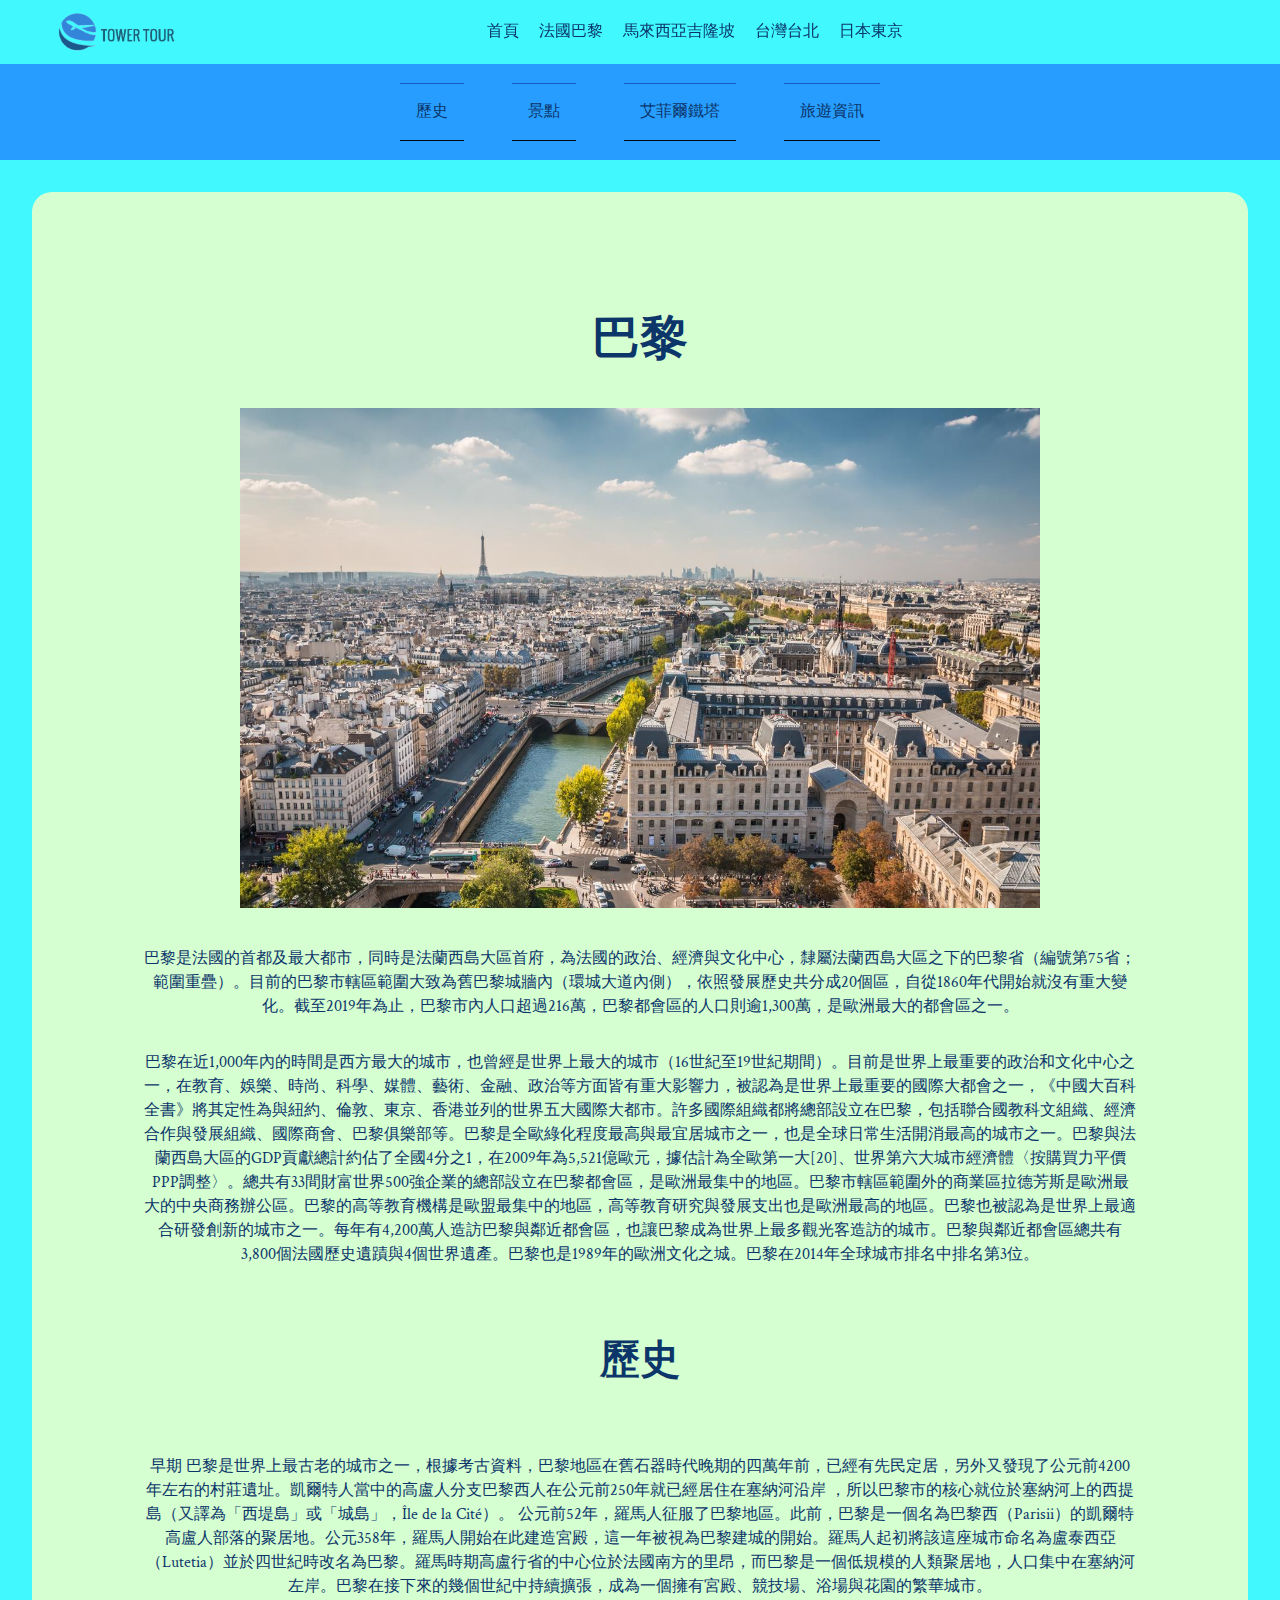
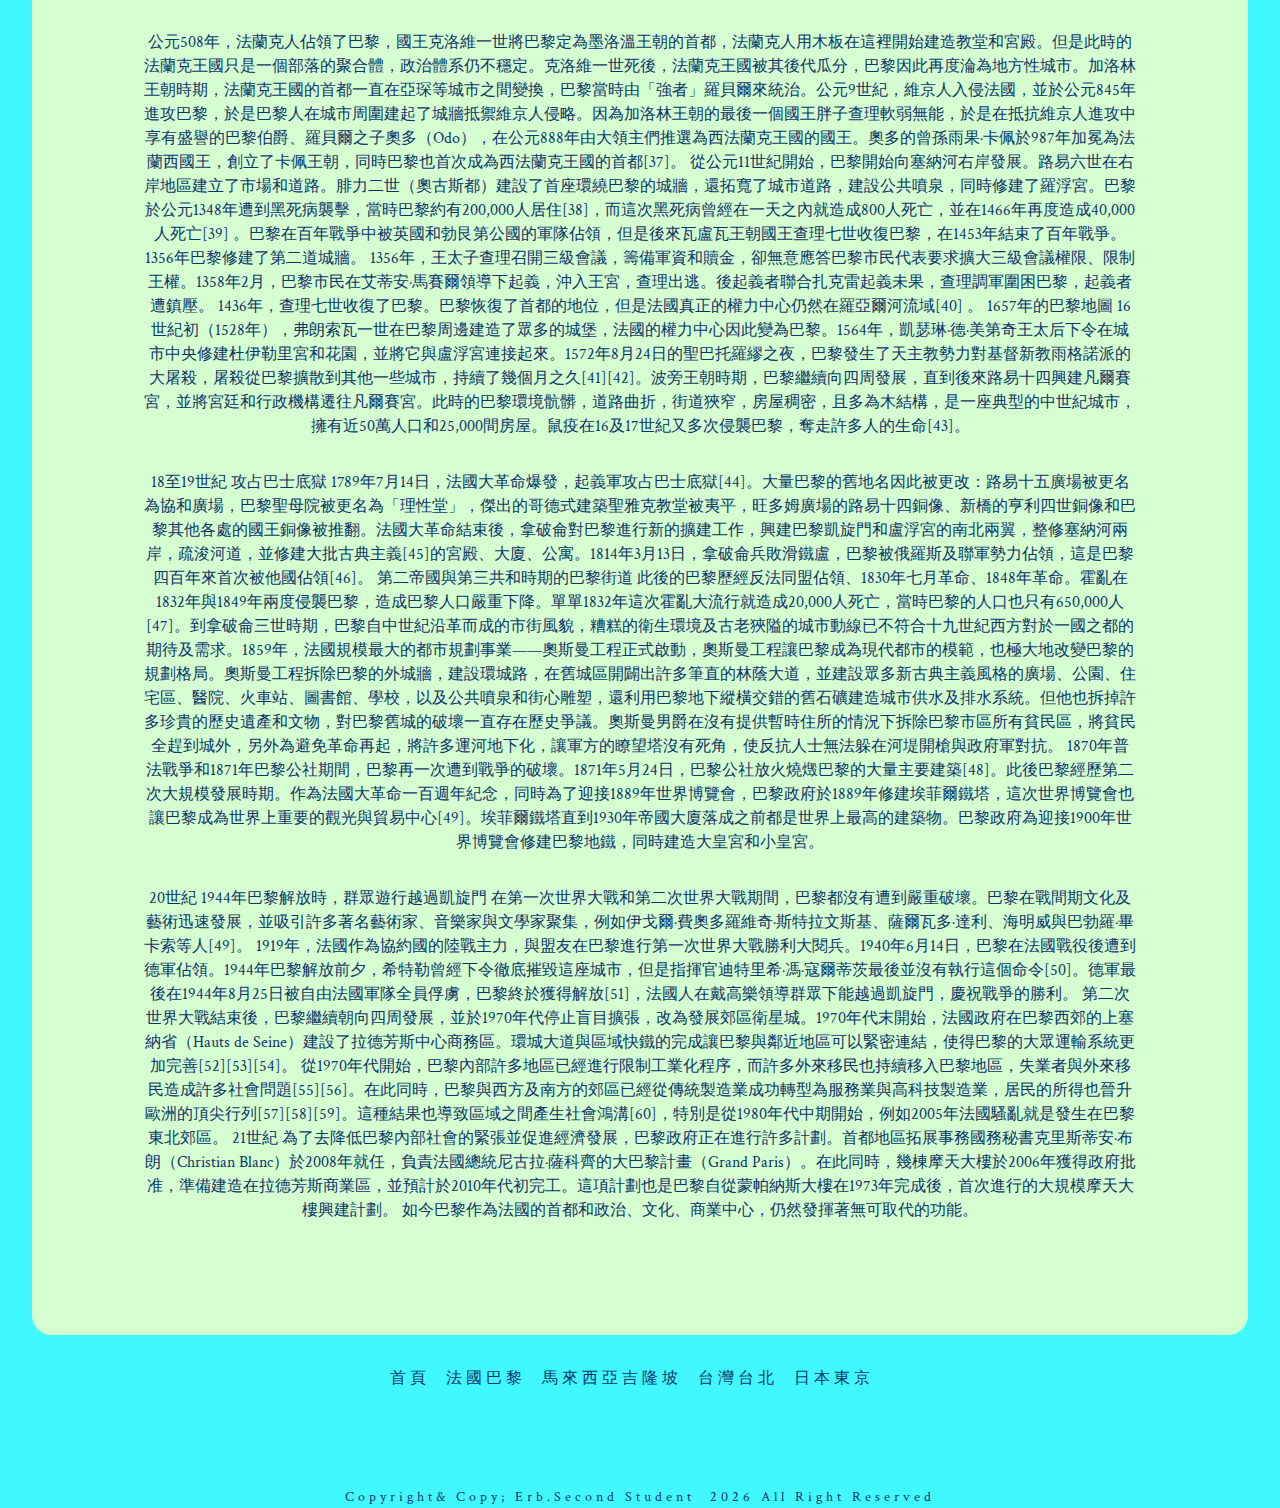
<file: paris_history.html>
<!DOCTYPE html>
<html lang="en">
<head>
  <meta charset="UTF-8">
  <meta name="viewport" content="width=device-width, initial-scale=1.0">
  <link rel="manifest" href="/site.webmanifest">
<link rel="stylesheet" href="https://cdnjs.cloudflare.com/ajax/libs/font-awesome/6.6.0/css/all.min.css" integrity="sha512-Kc323vGBEqzTmouAECnVceyQqyqdsSiqLQISBL29aUW4U/M7pSPA/gEUZQqv1cwx4OnYxTxve5UMg5GT6L4JJg==" crossorigin="anonymous" referrerpolicy="no-referrer" />
<link rel="preconnect" href="https://fonts.googleapis.com">
<link rel="preconnect" href="https://fonts.gstatic.com" crossorigin>
<link href="https://fonts.googleapis.com/css2?family=Crimson+Text:ital,wght@0,400;0,600;0,700;1,400;1,600;1,700&family=Noto+Sans+TC:wght@700&display=swap" rel="stylesheet">
<link rel="apple-touch-icon" sizes="180x180" href="./images/apple-touch-icon.png">
<link rel="icon" type="image/png" sizes="32x32" href="./images/favicon-32x32.png">
<link rel="icon" type="image/png" sizes="16x16" href="./images/favicon-16x16.png">
  <link rel="stylesheet" href="./css/tours.css">
  <title>法國</title>
</head>
<body>
  <nav class="navbar">
    <div class="nav-logo">
      <a href="index.html">
        <img src="./images/logo.png" class="logo-link" alt="logo">
      </a>
    </div>
    <!-- desktop -->
    <!-- <div class="desktop-nav"> -->
    <div class="nav-links">
      <ul class="nav-list" id="nav-list">
        <li><a href="index.html" class="nav-link">首頁</a></li>
        <li><a href="paris_history.html" class="nav-link">法國巴黎</a></li>
        <li><a href="malaysia_history.html" class="nav-link">馬來西亞吉隆坡</a></li>
        <li><a href="taipei_history.html" class="nav-link">台灣台北</a></li>
        <li><a href="tokyo_history.html" class="nav-link">日本東京</a></li>
      </ul>
    </div>
    <div class="nav-icons">
      <ul class="nav-icons-list">
        <li><a href="http://www.facebook.com" class="nav-icon">
          <i class="fa-brands fa-facebook"></i></a>
        </li>
        <li><a href="http://www.twitter.com" class="nav-icon">
          <i class="fa-brands fa-twitter"></i></a>
        </li>
        <li><a href="http://www.instagram.com" class="nav-icon">
          <i class="fa-brands fa-instagram"></i></a>
        </li>
        <li><a href="http://www.whatsapp.com" class="nav-icon">
          <i class="fa-brands fa-whatsapp"></i></a>
        </li>
      </ul>
    </div>
    <!-- </div> -->
    <!-- mobile  -->
    <div class="nav-mobile">
      <button type="button" class="nav-mobile-toggle" id="nav-mobile-toggle">
        <i class="fa-solid fa-bars"></i>
      </button>
      <ul class="mobile-nav-list" id="mobile-nav-list">
        <li><a href="index.html" class="nav-link">首頁</a></li>
        <li><a href="paris_history.html" class="nav-link">法國巴黎</a></li>
        <li><a href="malaysia_history.html" class="nav-link">馬來西亞吉隆坡</a></li>
        <li><a href="taipei_history.html" class="nav-link">台灣台北</a></li>
        <li><a href="tokyo_history.html" class="nav-link">日本東京</a></li>
      </ul>
    </div>
  </nav>

  <div class="tours-container">
    <div class="tours-nav">
      <ul class="paris-nav-list">
        <a href="paris_history.html"><li>歷史</li></a>
        <a href="paris_view.html"><li>景點</li></a>
        <a href="paris_tower.html"><li>艾菲爾鐵塔</li></a>
        <a href="tokyo_ref.html"><li>旅遊資訊</li></a>
      </ul>
    </div>

    <div class="paris-main">
      <div class="paris-header">
        <h3>巴黎</h3>
        <img src="./images/paris-5.jpg" class="second-photos"alt="">
        <p>巴黎是法國的首都及最大都市，同時是法蘭西島大區首府，為法國的政治、經濟與文化中心，隸屬法蘭西島大區之下的巴黎省（編號第75省；範圍重疊）。目前的巴黎市轄區範圍大致為舊巴黎城牆內（環城大道內側），依照發展歷史共分成20個區，自從1860年代開始就沒有重大變化。截至2019年為止，巴黎市內人口超過216萬，巴黎都會區的人口則逾1,300萬，是歐洲最大的都會區之一。
        </p>
          <p>
          巴黎在近1,000年內的時間是西方最大的城市，也曾經是世界上最大的城市（16世紀至19世紀期間）。目前是世界上最重要的政治和文化中心之一，在教育、娛樂、時尚、科學、媒體、藝術、金融、政治等方面皆有重大影響力，被認為是世界上最重要的國際大都會之一，《中國大百科全書》將其定性為與紐約、倫敦、東京、香港並列的世界五大國際大都市。許多國際組織都將總部設立在巴黎，包括聯合國教科文組織、經濟合作與發展組織、國際商會、巴黎俱樂部等。巴黎是全歐綠化程度最高與最宜居城市之一，也是全球日常生活開消最高的城市之一。巴黎與法蘭西島大區的GDP貢獻總計約佔了全國4分之1，在2009年為5,521億歐元，據估計為全歐第一大[20]、世界第六大城市經濟體〈按購買力平價PPP調整〉。總共有33間財富世界500強企業的總部設立在巴黎都會區，是歐洲最集中的地區。巴黎市轄區範圍外的商業區拉德芳斯是歐洲最大的中央商務辦公區。巴黎的高等教育機構是歐盟最集中的地區，高等教育研究與發展支出也是歐洲最高的地區。巴黎也被認為是世界上最適合研發創新的城市之一。每年有4,200萬人造訪巴黎與鄰近都會區，也讓巴黎成為世界上最多觀光客造訪的城市。巴黎與鄰近都會區總共有3,800個法國歷史遺蹟與4個世界遺產。巴黎也是1989年的歐洲文化之城。巴黎在2014年全球城市排名中排名第3位。</p>

        <h4>歷史</h4>
        <p>早期
          巴黎是世界上最古老的城市之一，根據考古資料，巴黎地區在舊石器時代晚期的四萬年前，已經有先民定居，另外又發現了公元前4200年左右的村莊遺址。凱爾特人當中的高盧人分支巴黎西人在公元前250年就已經居住在塞納河沿岸 ，所以巴黎市的核心就位於塞納河上的西提島（又譯為「西堤島」或「城島」，Île de la Cité）。
          
          公元前52年，羅馬人征服了巴黎地區。此前，巴黎是一個名為巴黎西（Parisii）的凱爾特高盧人部落的聚居地。公元358年，羅馬人開始在此建造宮殿，這一年被視為巴黎建城的開始。羅馬人起初將該這座城市命名為盧泰西亞（Lutetia）並於四世紀時改名為巴黎。羅馬時期高盧行省的中心位於法國南方的里昂，而巴黎是一個低規模的人類聚居地，人口集中在塞納河左岸。巴黎在接下來的幾個世紀中持續擴張，成為一個擁有宮殿、競技場、浴場與花園的繁華城市。</p>
          <p>
          公元508年，法蘭克人佔領了巴黎，國王克洛維一世將巴黎定為墨洛溫王朝的首都，法蘭克人用木板在這裡開始建造教堂和宮殿。但是此時的法蘭克王國只是一個部落的聚合體，政治體系仍不穩定。克洛維一世死後，法蘭克王國被其後代瓜分，巴黎因此再度淪為地方性城市。加洛林王朝時期，法蘭克王國的首都一直在亞琛等城市之間變換，巴黎當時由「強者」羅貝爾來統治。公元9世紀，維京人入侵法國，並於公元845年進攻巴黎，於是巴黎人在城市周圍建起了城牆抵禦維京人侵略。因為加洛林王朝的最後一個國王胖子查理軟弱無能，於是在抵抗維京人進攻中享有盛譽的巴黎伯爵、羅貝爾之子奧多（Odo），在公元888年由大領主們推選為西法蘭克王國的國王。奧多的曾孫雨果·卡佩於987年加冕為法蘭西國王，創立了卡佩王朝，同時巴黎也首次成為西法蘭克王國的首都[37]。
          從公元11世紀開始，巴黎開始向塞納河右岸發展。路易六世在右岸地區建立了市場和道路。腓力二世（奧古斯都）建設了首座環繞巴黎的城牆，還拓寬了城市道路，建設公共噴泉，同時修建了羅浮宮。巴黎於公元1348年遭到黑死病襲擊，當時巴黎約有200,000人居住[38]，而這次黑死病曾經在一天之內就造成800人死亡，並在1466年再度造成40,000人死亡[39] 。巴黎在百年戰爭中被英國和勃艮第公國的軍隊佔領，但是後來瓦盧瓦王朝國王查理七世收復巴黎，在1453年結束了百年戰爭。1356年巴黎修建了第二道城牆。
          1356年，王太子查理召開三級會議，籌備軍資和贖金，卻無意應答巴黎市民代表要求擴大三級會議權限、限制王權。1358年2月，巴黎市民在艾蒂安·馬賽爾領導下起義，沖入王宮，查理出逃。後起義者聯合扎克雷起義未果，查理調軍圍困巴黎，起義者遭鎮壓。
          1436年，查理七世收復了巴黎。巴黎恢復了首都的地位，但是法國真正的權力中心仍然在羅亞爾河流域[40] 。
          1657年的巴黎地圖
          16世紀初（1528年），弗朗索瓦一世在巴黎周邊建造了眾多的城堡，法國的權力中心因此變為巴黎。1564年，凱瑟琳·德·美第奇王太后下令在城市中央修建杜伊勒里宮和花園，並將它與盧浮宮連接起來。1572年8月24日的聖巴托羅繆之夜，巴黎發生了天主教勢力對基督新教雨格諾派的大屠殺，屠殺從巴黎擴散到其他一些城市，持續了幾個月之久[41][42]。波旁王朝時期，巴黎繼續向四周發展，直到後來路易十四興建凡爾賽宮，並將宮廷和行政機構遷往凡爾賽宮。此時的巴黎環境骯髒，道路曲折，街道狹窄，房屋稠密，且多為木結構，是一座典型的中世紀城市，擁有近50萬人口和25,000間房屋。鼠疫在16及17世紀又多次侵襲巴黎，奪走許多人的生命[43]。
          </p>
          <p>
            18至19世紀

            攻占巴士底獄
            1789年7月14日，法國大革命爆發，起義軍攻占巴士底獄[44]。大量巴黎的舊地名因此被更改：路易十五廣場被更名為協和廣場，巴黎聖母院被更名為「理性堂」，傑出的哥德式建築聖雅克教堂被夷平，旺多姆廣場的路易十四銅像、新橋的亨利四世銅像和巴黎其他各處的國王銅像被推翻。法國大革命結束後，拿破侖對巴黎進行新的擴建工作，興建巴黎凱旋門和盧浮宮的南北兩翼，整修塞納河兩岸，疏浚河道，並修建大批古典主義[45]的宮殿、大廈、公寓。1814年3月13日，拿破侖兵敗滑鐵盧，巴黎被俄羅斯及聯軍勢力佔領，這是巴黎四百年來首次被他國佔領[46]。


            第二帝國與第三共和時期的巴黎街道
            此後的巴黎歷經反法同盟佔領、1830年七月革命、1848年革命。霍亂在1832年與1849年兩度侵襲巴黎，造成巴黎人口嚴重下降。單單1832年這次霍亂大流行就造成20,000人死亡，當時巴黎的人口也只有650,000人[47]。到拿破侖三世時期，巴黎自中世紀沿革而成的市街風貌，糟糕的衛生環境及古老狹隘的城市動線已不符合十九世紀西方對於一國之都的期待及需求。1859年，法國規模最大的都市規劃事業——奧斯曼工程正式啟動，奧斯曼工程讓巴黎成為現代都市的模範，也極大地改變巴黎的規劃格局。奧斯曼工程拆除巴黎的外城牆，建設環城路，在舊城區開闢出許多筆直的林蔭大道，並建設眾多新古典主義風格的廣場、公園、住宅區、醫院、火車站、圖書館、學校，以及公共噴泉和街心雕塑，還利用巴黎地下縱橫交錯的舊石礦建造城市供水及排水系統。但他也拆掉許多珍貴的歷史遺產和文物，對巴黎舊城的破壞一直存在歷史爭議。奧斯曼男爵在沒有提供暫時住所的情況下拆除巴黎市區所有貧民區，將貧民全趕到城外，另外為避免革命再起，將許多運河地下化，讓軍方的瞭望塔沒有死角，使反抗人士無法躲在河堤開槍與政府軍對抗。

            1870年普法戰爭和1871年巴黎公社期間，巴黎再一次遭到戰爭的破壞。1871年5月24日，巴黎公社放火燒燬巴黎的大量主要建築[48]。此後巴黎經歷第二次大規模發展時期。作為法國大革命一百週年紀念，同時為了迎接1889年世界博覽會，巴黎政府於1889年修建埃菲爾鐵塔，這次世界博覽會也讓巴黎成為世界上重要的觀光與貿易中心[49]。埃菲爾鐵塔直到1930年帝國大廈落成之前都是世界上最高的建築物。巴黎政府為迎接1900年世界博覽會修建巴黎地鐵，同時建造大皇宮和小皇宮。
          </p>
          <p>
            20世紀

            1944年巴黎解放時，群眾遊行越過凱旋門
            在第一次世界大戰和第二次世界大戰期間，巴黎都沒有遭到嚴重破壞。巴黎在戰間期文化及藝術迅速發展，並吸引許多著名藝術家、音樂家與文學家聚集，例如伊戈爾·費奧多羅維奇·斯特拉文斯基、薩爾瓦多·達利、海明威與巴勃羅·畢卡索等人[49]。

            1919年，法國作為協約國的陸戰主力，與盟友在巴黎進行第一次世界大戰勝利大閱兵。1940年6月14日，巴黎在法國戰役後遭到德軍佔領。1944年巴黎解放前夕，希特勒曾經下令徹底摧毀這座城市，但是指揮官迪特里希·馮·寇爾蒂茨最後並沒有執行這個命令[50]。德軍最後在1944年8月25日被自由法國軍隊全員俘虜，巴黎終於獲得解放[51]，法國人在戴高樂領導群眾下能越過凱旋門，慶祝戰爭的勝利。

            第二次世界大戰結束後，巴黎繼續朝向四周發展，並於1970年代停止盲目擴張，改為發展郊區衛星城。1970年代末開始，法國政府在巴黎西郊的上塞納省（Hauts de Seine）建設了拉德芳斯中心商務區。環城大道與區域快鐵的完成讓巴黎與鄰近地區可以緊密連結，使得巴黎的大眾運輸系統更加完善[52][53][54]。

            從1970年代開始，巴黎內部許多地區已經進行限制工業化程序，而許多外來移民也持續移入巴黎地區，失業者與外來移民造成許多社會問題[55][56]。在此同時，巴黎與西方及南方的郊區已經從傳統製造業成功轉型為服務業與高科技製造業，居民的所得也晉升歐洲的頂尖行列[57][58][59]。這種結果也導致區域之間產生社會鴻溝[60]，特別是從1980年代中期開始，例如2005年法國騷亂就是發生在巴黎東北郊區。

            21世紀
            為了去降低巴黎內部社會的緊張並促進經濟發展，巴黎政府正在進行許多計劃。首都地區拓展事務國務秘書克里斯蒂安·布朗（Christian Blanc）於2008年就任，負責法國總統尼古拉·薩科齊的大巴黎計畫（Grand Paris）。在此同時，幾棟摩天大樓於2006年獲得政府批准，準備建造在拉德芳斯商業區，並預計於2010年代初完工。這項計劃也是巴黎自從蒙帕納斯大樓在1973年完成後，首次進行的大規模摩天大樓興建計劃。
            如今巴黎作為法國的首都和政治、文化、商業中心，仍然發揮著無可取代的功能。

          </p>
        </div>
      </div>
    </div>
  </div>



    <!--- footer -->
    <footer class="section footer">
      <ul class="footer-links">
        <li><a href="index.html" class="footer-link">首頁</a></li>
        <li><a href="paris_history.html" class="footer-link">法國巴黎</a></li>
        <li><a href="malaysia_history.html" class="footer-link">馬來西亞吉隆坡</a></li>
        <li><a href="taipei_history.html" class="footer-link">台灣台北</a></li>
        <li><a href="tokyo_history.html" class="footer-link">日本東京</a></li>
      </ul>
      <ul class="footer-icons">
        <li><a href="http://www.facebook.com" class="footer-icon">
          <i class="fa-brands fa-facebook"></i></a>
        </li>
        <li><a href="http://www.twitter.com" class="footer-icon">
          <i class="fa-brands fa-twitter"></i></a>
        </li>
        <li><a href="http://www.instagram.com" class="footer-icon">
          <i class="fa-brands fa-instagram"></i></a>
        </li>
        <li><a href="http://www.whatsapp.com" class="footer-icon">
          <i class="fa-brands fa-whatsapp"></i></a>
        </li>
      </ul>
      <p class="copyright">
        copyright& copy; erb.second student
        <span id="date"></span> all right reserved
      </p>
    </footer>
    <script src="./tours.js"></script>
  </body>
  </html>
</file>
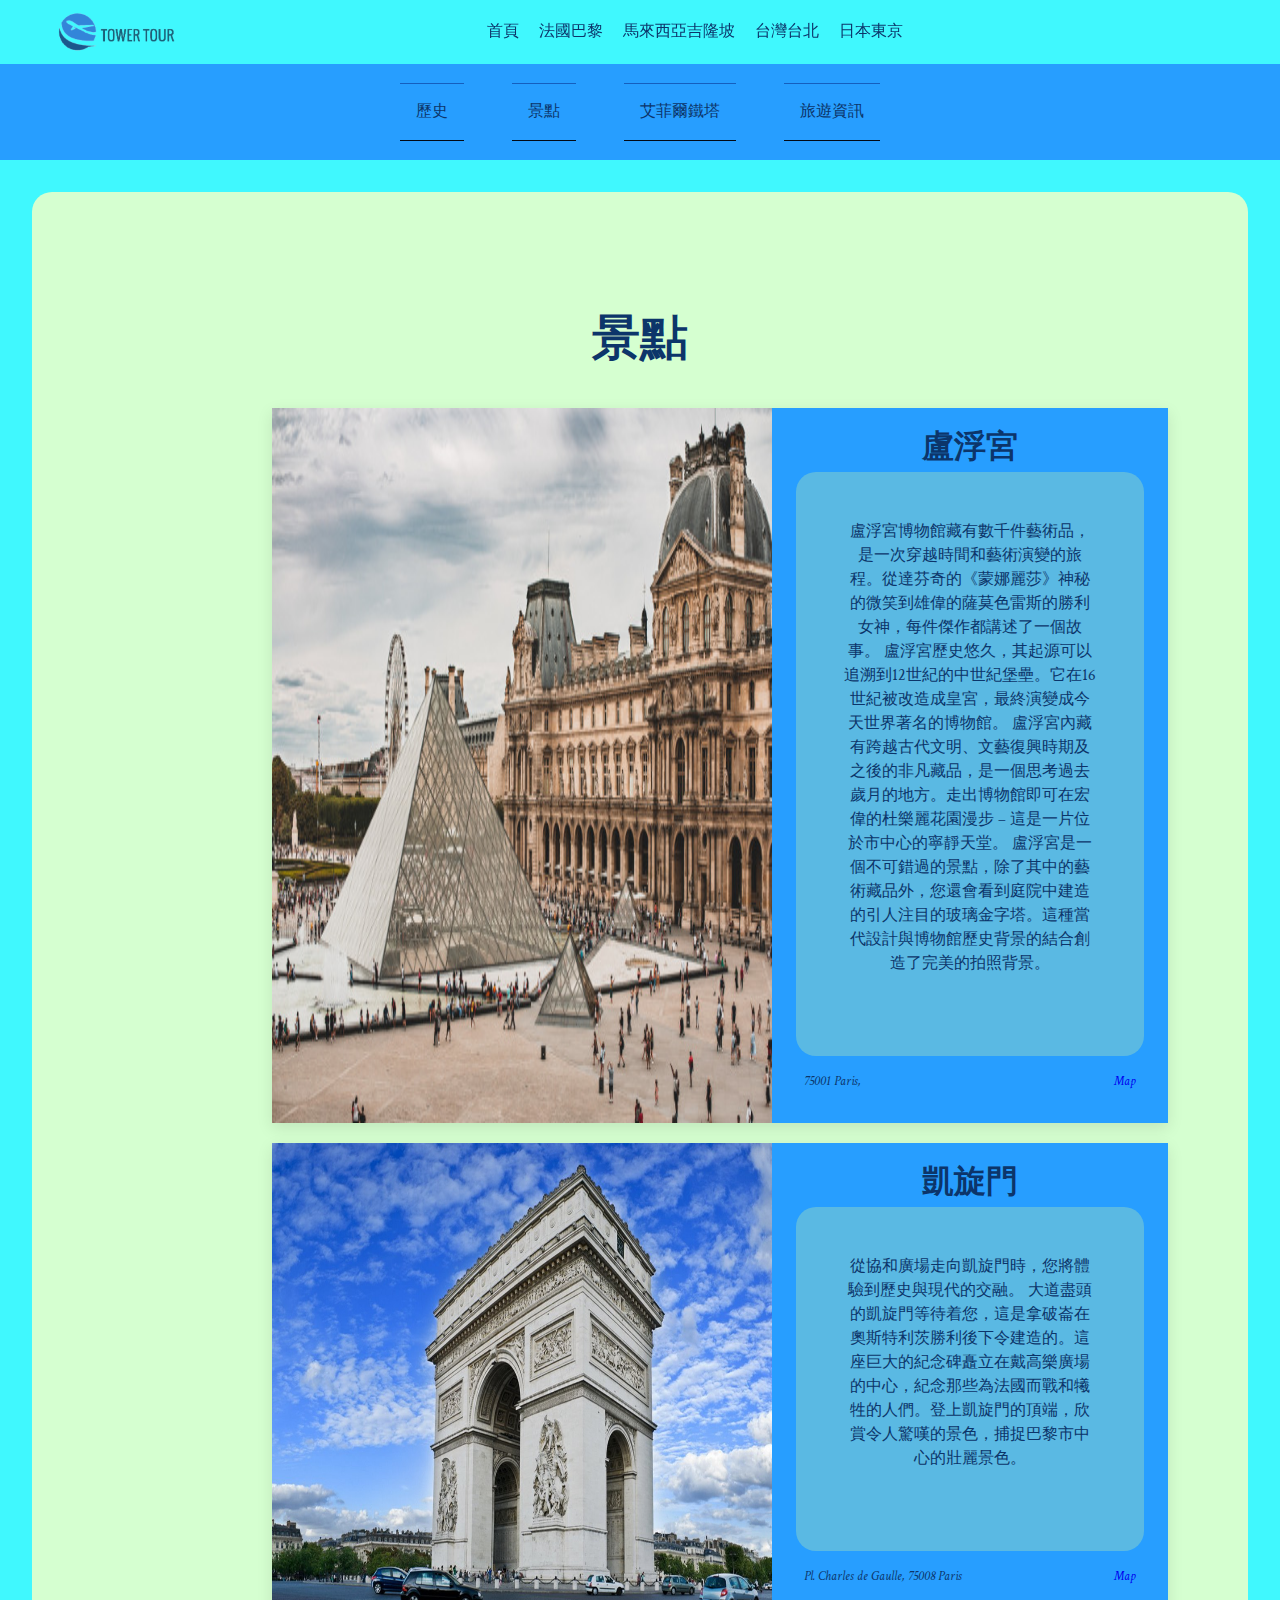
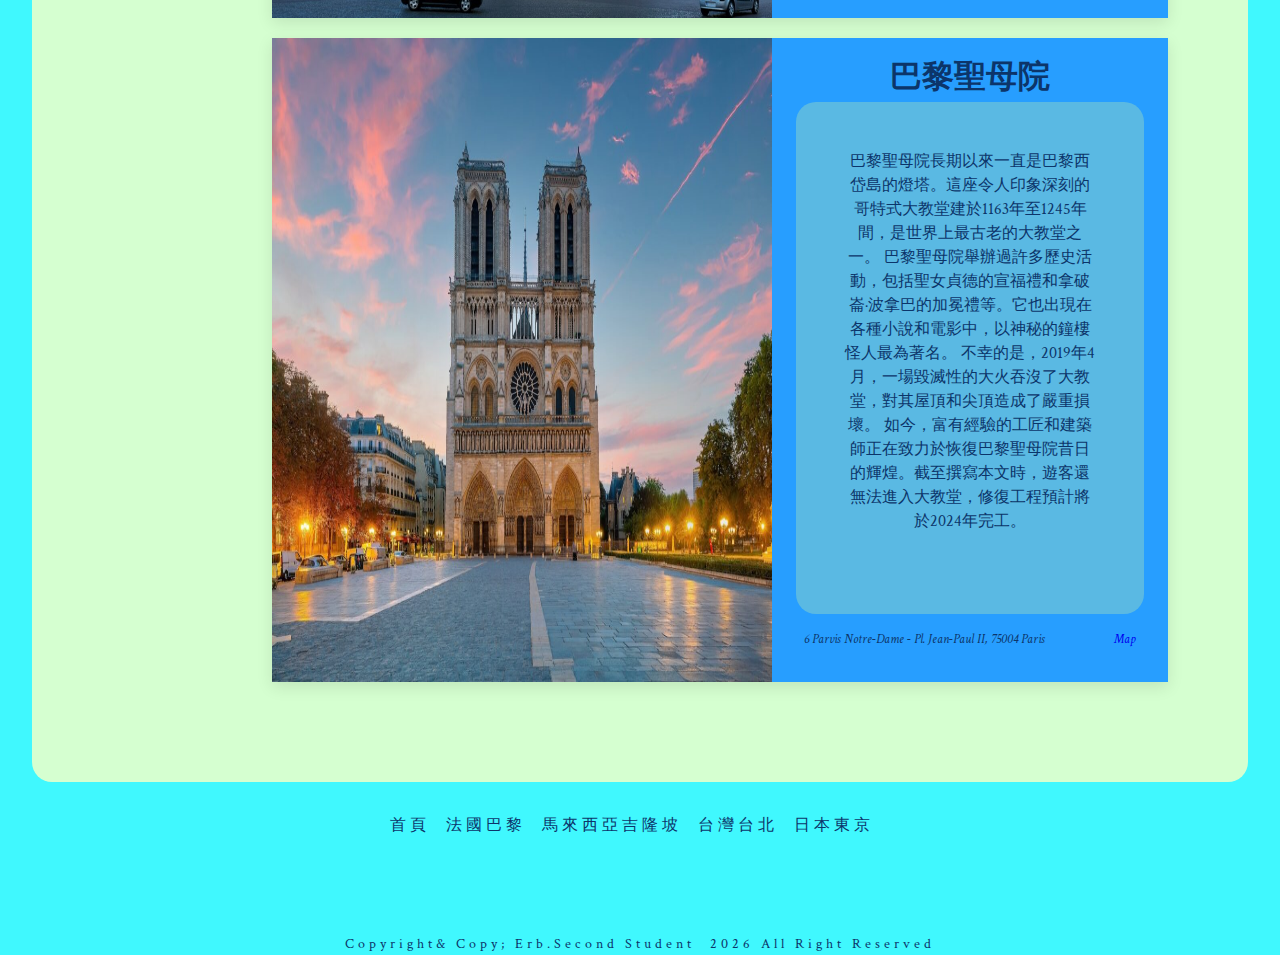
<file: paris_view.html>
<!DOCTYPE html>
<html lang="en">
<head>
  <meta charset="UTF-8">
  <meta name="viewport" content="width=device-width, initial-scale=1.0">
  <link rel="manifest" href="/site.webmanifest">
<link rel="stylesheet" href="https://cdnjs.cloudflare.com/ajax/libs/font-awesome/6.6.0/css/all.min.css" integrity="sha512-Kc323vGBEqzTmouAECnVceyQqyqdsSiqLQISBL29aUW4U/M7pSPA/gEUZQqv1cwx4OnYxTxve5UMg5GT6L4JJg==" crossorigin="anonymous" referrerpolicy="no-referrer" />
<link rel="preconnect" href="https://fonts.googleapis.com">
<link rel="preconnect" href="https://fonts.gstatic.com" crossorigin>
<link href="https://fonts.googleapis.com/css2?family=Crimson+Text:ital,wght@0,400;0,600;0,700;1,400;1,600;1,700&family=Noto+Sans+TC:wght@700&display=swap" rel="stylesheet">
<link rel="apple-touch-icon" sizes="180x180" href="./images/apple-touch-icon.png">
<link rel="icon" type="image/png" sizes="32x32" href="./images/favicon-32x32.png">
<link rel="icon" type="image/png" sizes="16x16" href="./images/favicon-16x16.png">
<link rel="stylesheet" href="./css/tours.css">
  <title>法國</title>
</head>
<body>
  <nav class="navbar">
    <div class="nav-logo">
      <a href="index.html">
        <img src="./images/logo.png" class="logo-link" alt="logo">
      </a>
    </div>
    <!-- desktop -->
    <!-- <div class="desktop-nav"> -->
    <div class="nav-links">
      <ul class="nav-list" id="nav-list">
        <li><a href="index.html" class="nav-link">首頁</a></li>
        <li><a href="paris_history.html" class="nav-link">法國巴黎</a></li>
        <li><a href="malaysia_history.html" class="nav-link">馬來西亞吉隆坡</a></li>
        <li><a href="taipei_history.html" class="nav-link">台灣台北</a></li>
        <li><a href="tokyo_history.html" class="nav-link">日本東京</a></li>
      </ul>
    </div>
    <div class="nav-icons">
      <ul class="nav-icons-list">
        <li><a href="http://www.facebook.com" class="nav-icon">
          <i class="fa-brands fa-facebook"></i></a>
        </li>
        <li><a href="http://www.twitter.com" class="nav-icon">
          <i class="fa-brands fa-twitter"></i></a>
        </li>
        <li><a href="http://www.instagram.com" class="nav-icon">
          <i class="fa-brands fa-instagram"></i></a>
        </li>
        <li><a href="http://www.whatsapp.com" class="nav-icon">
          <i class="fa-brands fa-whatsapp"></i></a>
        </li>
      </ul>
    </div>
    <!-- </div> -->
    <!-- mobile  -->
    <div class="nav-mobile">
      <button type="button" class="nav-mobile-toggle" id="nav-mobile-toggle">
        <i class="fa-solid fa-bars"></i>
      </button>
      <ul class="mobile-nav-list" id="mobile-nav-list">
        <li><a href="index.html" class="nav-link">首頁</a></li>
        <li><a href="paris_history.html" class="nav-link">法國巴黎</a></li>
        <li><a href="malaysia_history.html" class="nav-link">馬來西亞吉隆坡</a></li>
        <li><a href="taipei_history.html" class="nav-link">台灣台北</a></li>
        <li><a href="tokyo_history.html" class="nav-link">日本東京</a></li>
      </ul>
    </div>
  </nav>

  <div class="tours-container">
    <div class="tours-nav">
      <ul class="paris-nav-list">
        <a href="paris_history.html"><li>歷史</li></a>
        <a href="paris_view.html"><li>景點</li></a>
        <a href="paris_tower.html"><li>艾菲爾鐵塔</li></a>
        <a href="tokyo_ref.html"><li>旅遊資訊</li></a>
      </ul>
    </div>

    <div class="paris-main">
      <div class="paris-header">
        <h3>景點</h3>
      <div class="paris-cards">
        <div class="paris-card-1">
            <div class="paris-img-container">
              <img src="./images/paris-1.jpg" class="tour-img" alt="">
            </div>
          <div class="paris-card-info">
            <div class="paris-info">
              <h5>盧浮宮</h5>
              <div class="paris-info-p">
              <p>盧浮宮博物館藏有數千件藝術品，是一次穿越時間和藝術演變的旅程。從達芬奇的《蒙娜麗莎》神秘的微笑到雄偉的薩莫色雷斯的勝利女神，每件傑作都講述了一個故事。

                盧浮宮歷史悠久，其起源可以追溯到12世紀的中世紀堡壘。它在16世紀被改造成皇宮，最終演變成今天世界著名的博物館。
                
                盧浮宮內藏有跨越古代文明、文藝復興時期及之後的非凡藏品，是一個思考過去歲月的地方。走出博物館即可在宏偉的杜樂麗花園漫步 – 這是一片位於市中心的寧靜天堂。
                
                盧浮宮是一個不可錯過的景點，除了其中的藝術藏品外，您還會看到庭院中建造的引人注目的玻璃金字塔。這種當代設計與博物館歷史背景的結合創造了完美的拍照背景。</p>
            </div>
            </div>
            <div class="paris-footer">
              <ul class="tour-footer-info">
                <li class="address-info"><i class="fa-solid fa-car"> 75001 Paris,</i></li>
                <li><a href="https://maps.app.goo.gl/84YRHMzVFPYWAPdR6"><i class="fa-solid fa-map-pin"> Map</i></a></li>
              </ul>
            </div>
          </div>
        </div>

        <div class="paris-card-1">
            <div class="paris-img-container">
              <img src="./images/paris-3.jpg" class="tour-img" alt="">
            </div>
          <div class="paris-car-info">
            <div class="paris-info">
              <h5>凱旋門</h5>
              <div class="paris-info-p">
              <p>
                從協和廣場走向凱旋門時，您將體驗到歷史與現代的交融。
                大道盡頭的凱旋門等待着您，這是拿破崙在奧斯特利茨勝利後下令建造的。這座巨大的紀念碑矗立在戴高樂廣場的中心，紀念那些為法國而戰和犧牲的人們。登上凱旋門的頂端，欣賞令人驚嘆的景色，捕捉巴黎市中心的壯麗景色。
              </p>
            </div>
            </div>
            <div class="paris-footer">
              <ul class="tour-footer-info">
                <li class="address-info"><i class="fa-solid fa-car"> Pl. Charles de Gaulle, 75008 Paris</i></li>
                <li><a href="https://maps.app.goo.gl/qxGhFEkm7irgu8v46"><i class="fa-solid fa-map-pin"> Map</i></a></li>
              </ul>
            </div>
            </div>
          </div>


        <div class="paris-card-1">
            <div class="paris-img-container">
              <img src="./images/paris-4.jpg" class="tour-img" alt="">
            </div>
          <div class="paris-card-info">
            <div class="paris-info">
              <h5>巴黎聖母院</h5>
              <div class="paris-info-p">
              <p>巴黎聖母院長期以來一直是巴黎西岱島的燈塔。這座令人印象深刻的哥特式大教堂建於1163年至1245年間，是世界上最古老的大教堂之一。
                巴黎聖母院舉辦過許多歷史活動，包括聖女貞德的宣福禮和拿破崙·波拿巴的加冕禮等。它也出現在各種小說和電影中，以神秘的鐘樓怪人最為著名。
                不幸的是，2019年4月，一場毀滅性的大火吞沒了大教堂，對其屋頂和尖頂造成了嚴重損壞。
                如今，富有經驗的工匠和建築師正在致力於恢復巴黎聖母院昔日的輝煌。截至撰寫本文時，遊客還無法進入大教堂，修復工程預計將於2024年完工。</p>
              </div>
            </div>
            <div class="paris-footer">
              <ul class="tour-footer-info">
                <li class="address-info"><i class="fa-solid fa-car"> 6 Parvis Notre-Dame - Pl. Jean-Paul II, 75004 Paris</i></li>
                <li><a href="https://maps.app.goo.gl/t6Uw5MCpBbCcDdqv8"><i class="fa-solid fa-map-pin"> Map</i></a></li>
              </ul>
            </div>
            </div>
          </div>
        </div>
        </div>
      </div>
      </div>
      </div>
    </div>
  </div>



    <!--- footer -->
    <footer class="section footer">
      <ul class="footer-links">
        <li><a href="index.html" class="footer-link">首頁</a></li>
        <li><a href="paris_history.html" class="footer-link">法國巴黎</a></li>
        <li><a href="malaysia_history.html" class="footer-link">馬來西亞吉隆坡</a></li>
        <li><a href="taipei_history.html" class="footer-link">台灣台北</a></li>
        <li><a href="tokyo_history.html" class="footer-link">日本東京</a></li>
      </ul>
      <ul class="footer-icons">
        <li><a href="http://www.facebook.com" class="footer-icon">
          <i class="fa-brands fa-facebook"></i></a>
        </li>
        <li><a href="http://www.twitter.com" class="footer-icon">
          <i class="fa-brands fa-twitter"></i></a>
        </li>
        <li><a href="http://www.instagram.com" class="footer-icon">
          <i class="fa-brands fa-instagram"></i></a>
        </li>
        <li><a href="http://www.whatsapp.com" class="footer-icon">
          <i class="fa-brands fa-whatsapp"></i></a>
        </li>
      </ul>
      <p class="copyright">
        copyright& copy; erb.second student
        <span id="date"></span> all right reserved
      </p>
    </footer>
    <script src="./tours.js"></script>
  </body>
  </html>
</file>
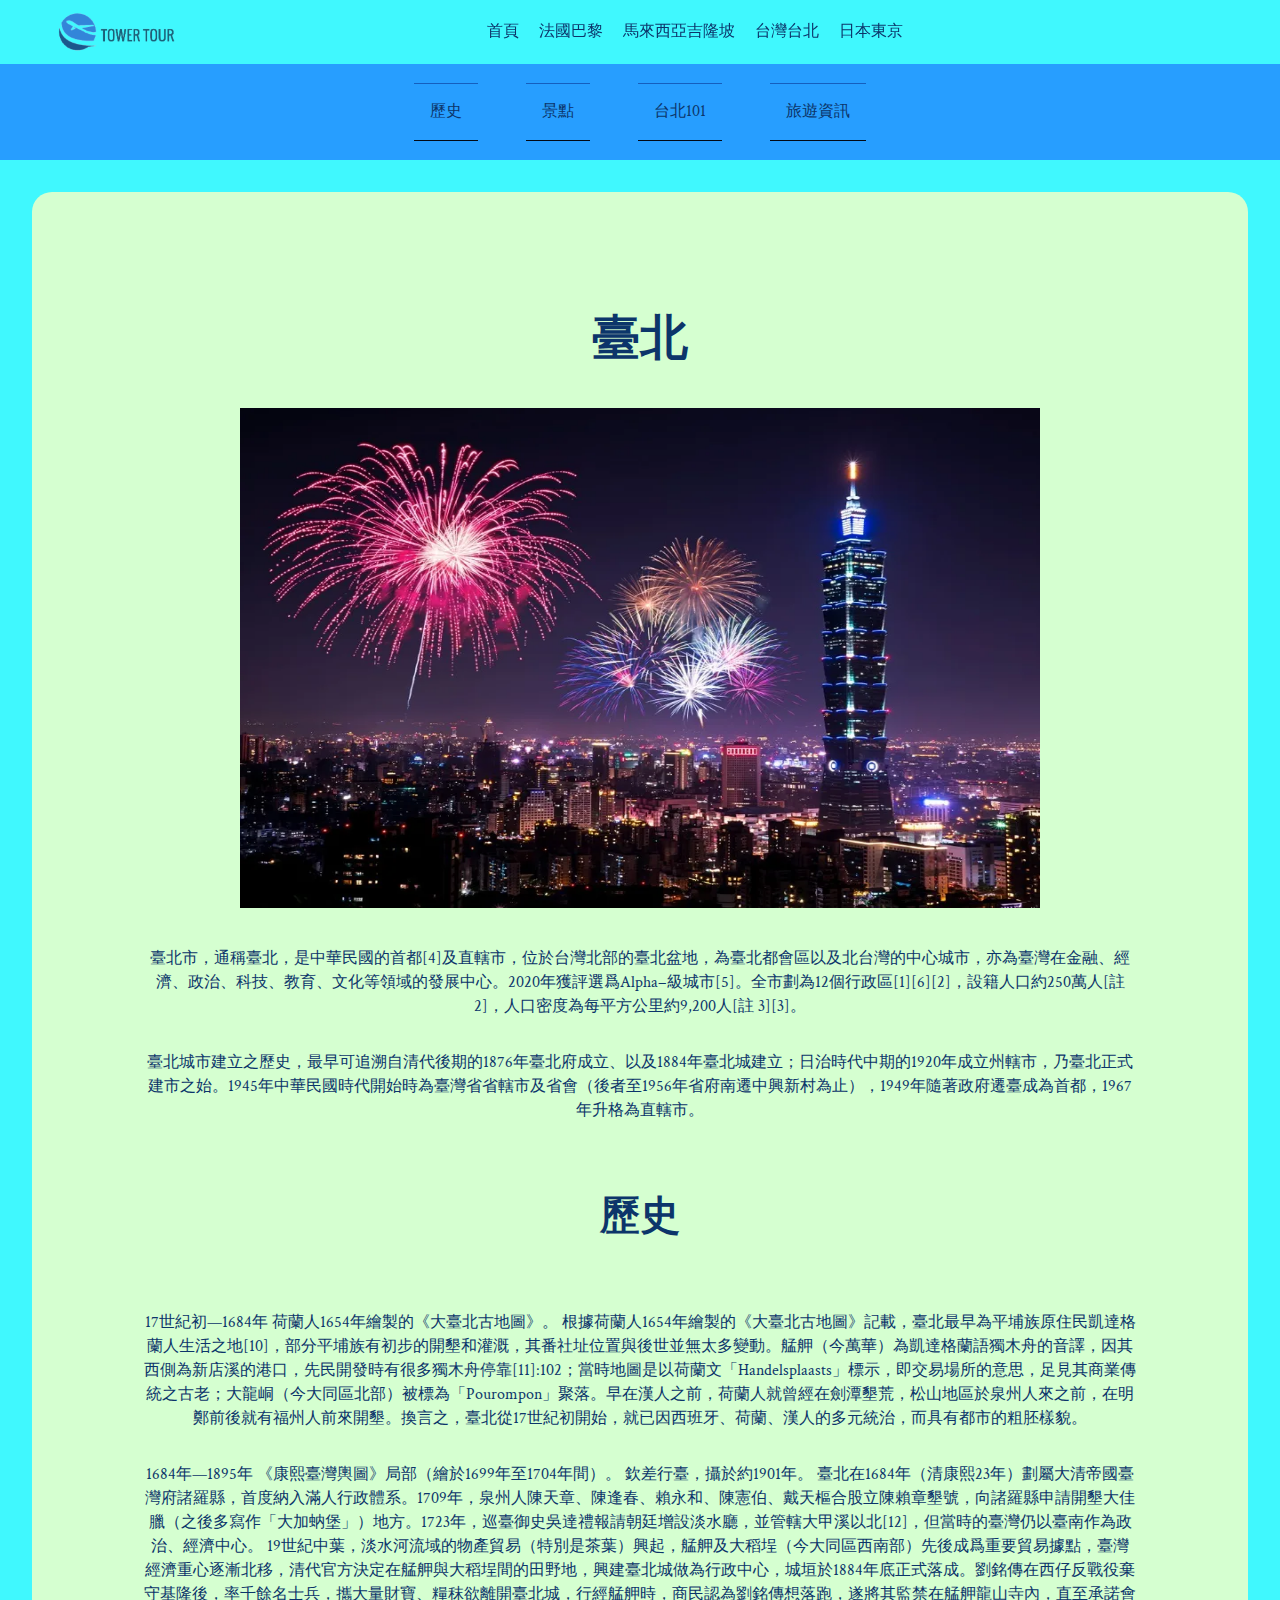
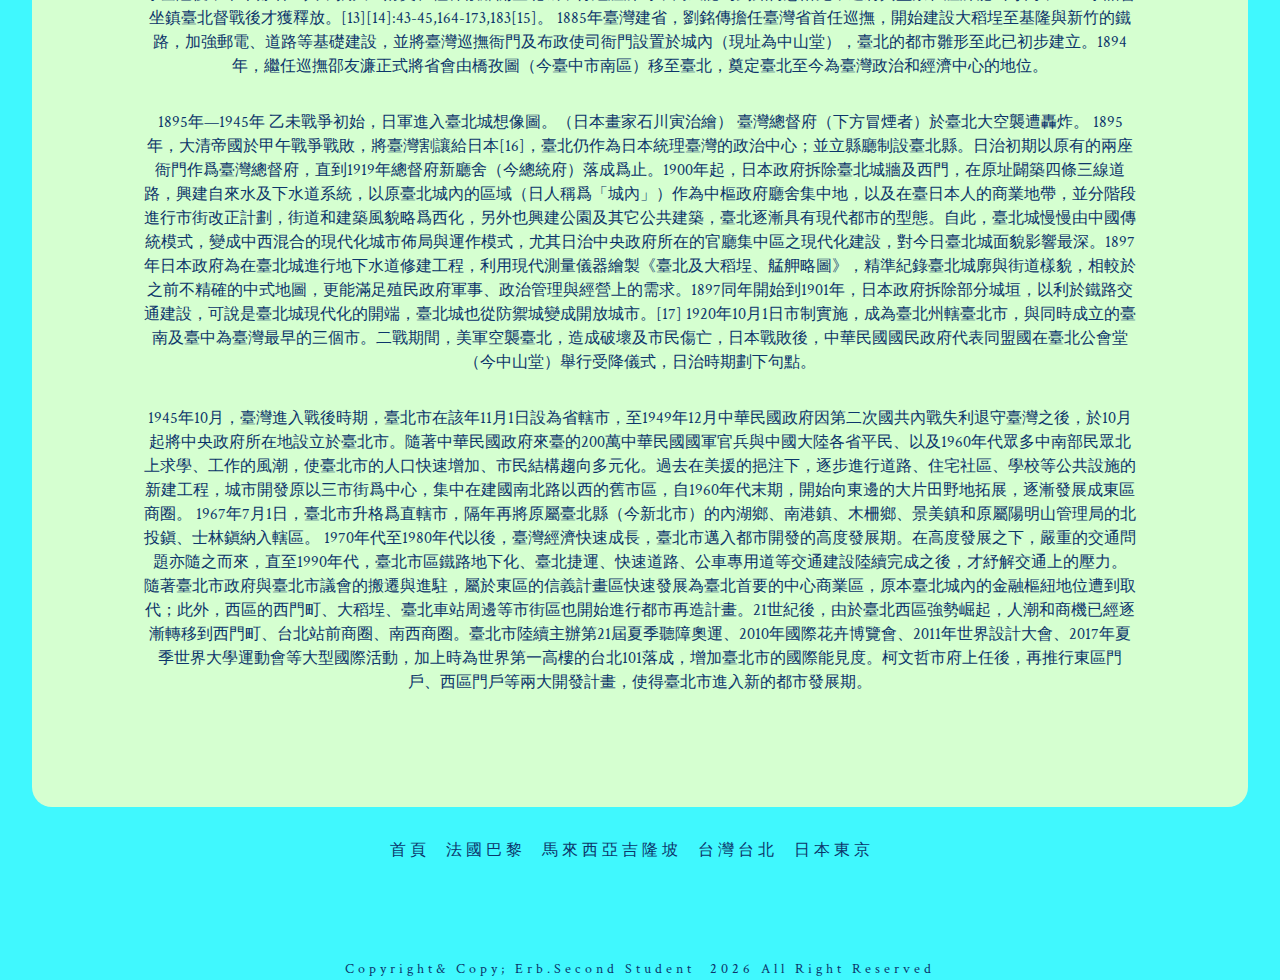
<file: taipei_history.html>
<!DOCTYPE html>
<html lang="en">
<head>
  <meta charset="UTF-8">
  <meta name="viewport" content="width=device-width, initial-scale=1.0">
  <link rel="manifest" href="/site.webmanifest">
<link rel="stylesheet" href="https://cdnjs.cloudflare.com/ajax/libs/font-awesome/6.6.0/css/all.min.css" integrity="sha512-Kc323vGBEqzTmouAECnVceyQqyqdsSiqLQISBL29aUW4U/M7pSPA/gEUZQqv1cwx4OnYxTxve5UMg5GT6L4JJg==" crossorigin="anonymous" referrerpolicy="no-referrer" />
<link rel="preconnect" href="https://fonts.googleapis.com">
<link rel="preconnect" href="https://fonts.gstatic.com" crossorigin>
<link href="https://fonts.googleapis.com/css2?family=Crimson+Text:ital,wght@0,400;0,600;0,700;1,400;1,600;1,700&family=Noto+Sans+TC:wght@700&display=swap" rel="stylesheet">
<link rel="apple-touch-icon" sizes="180x180" href="./images/apple-touch-icon.png">
<link rel="icon" type="image/png" sizes="32x32" href="./images/favicon-32x32.png">
<link rel="icon" type="image/png" sizes="16x16" href="./images/favicon-16x16.png">
<link rel="stylesheet" href="./css/tours.css">
  <title>台灣</title>
</head>
<body>
  <nav class="navbar">
    <div class="nav-logo">
      <a href="index.html">
        <img src="./images/logo.png" class="logo-link" alt="logo">
      </a>
    </div>
    <!-- desktop -->
    <!-- <div class="desktop-nav"> -->
    <div class="nav-links">
      <ul class="nav-list" id="nav-list">
        <li><a href="index.html" class="nav-link">首頁</a></li>
        <li><a href="paris_history.html" class="nav-link">法國巴黎</a></li>
        <li><a href="malaysia_history.html" class="nav-link">馬來西亞吉隆坡</a></li>
        <li><a href="taipei_history.html" class="nav-link">台灣台北</a></li>
        <li><a href="tokyo_history.html" class="nav-link">日本東京</a></li>
      </ul>
    </div>
    <div class="nav-icons">
      <ul class="nav-icons-list">
        <li><a href="http://www.facebook.com" class="nav-icon">
          <i class="fa-brands fa-facebook"></i></a>
        </li>
        <li><a href="http://www.twitter.com" class="nav-icon">
          <i class="fa-brands fa-twitter"></i></a>
        </li>
        <li><a href="http://www.instagram.com" class="nav-icon">
          <i class="fa-brands fa-instagram"></i></a>
        </li>
        <li><a href="http://www.whatsapp.com" class="nav-icon">
          <i class="fa-brands fa-whatsapp"></i></a>
        </li>
      </ul>
    </div>
    <!-- </div> -->
    <!-- mobile  -->
    <div class="nav-mobile">
      <button type="button" class="nav-mobile-toggle" id="nav-mobile-toggle">
        <i class="fa-solid fa-bars"></i>
      </button>
      <ul class="mobile-nav-list" id="mobile-nav-list">
        <li><a href="index.html" class="nav-link">首頁</a></li>
        <li><a href="paris_history.html" class="nav-link">法國巴黎</a></li>
        <li><a href="malaysia_history.html" class="nav-link">馬來西亞吉隆坡</a></li>
        <li><a href="taipei_history.html" class="nav-link">台灣台北</a></li>
        <li><a href="tokyo_history.html" class="nav-link">日本東京</a></li>
      </ul>
    </div>
  </nav>

  <div class="tours-container">
    <div class="tours-nav">
      <ul class="paris-nav-list">
        <a href="taipei_history.html"><li>歷史</li></a>
        <a href="taipei_view.html"><li>景點</li></a>
        <a href="taipei_tower.html"><li>台北101</li></a>
        <a href="tokyo_ref.html"><li>旅遊資訊</li></a>
      </ul>
    </div>

    <div class="paris-main">
      <div class="paris-header">
        <h3>臺北</h3>
        <img src="./images/taipei-main.webp" class="second-photos" alt="">
        <p>臺北市，通稱臺北，是中華民國的首都[4]及直轄市，位於台灣北部的臺北盆地，為臺北都會區以及北台灣的中心城市，亦為臺灣在金融、經濟、政治、科技、教育、文化等領域的發展中心。2020年獲評選爲Alpha−級城市[5]。全市劃為12個行政區[1][6][2]，設籍人口約250萬人[註 2]，人口密度為每平方公里約9,200人[註 3][3]。
        </p>
          <p>
            臺北城市建立之歷史，最早可追溯自清代後期的1876年臺北府成立、以及1884年臺北城建立；日治時代中期的1920年成立州轄市，乃臺北正式建市之始。1945年中華民國時代開始時為臺灣省省轄市及省會（後者至1956年省府南遷中興新村為止），1949年隨著政府遷臺成為首都，1967年升格為直轄市。</p>

        <h4>歷史</h4>
        <p>17世紀初—1684年
            荷蘭人1654年繪製的《大臺北古地圖》。
            根據荷蘭人1654年繪製的《大臺北古地圖》記載，臺北最早為平埔族原住民凱達格蘭人生活之地[10]，部分平埔族有初步的開墾和灌溉，其番社址位置與後世並無太多變動。艋舺（今萬華）為凱達格蘭語獨木舟的音譯，因其西側為新店溪的港口，先民開發時有很多獨木舟停靠[11]:102；當時地圖是以荷蘭文「Handelsplaasts」標示，即交易場所的意思，足見其商業傳統之古老；大龍峒（今大同區北部）被標為「Pourompon」聚落。早在漢人之前，荷蘭人就曾經在劍潭墾荒，松山地區於泉州人來之前，在明鄭前後就有福州人前來開墾。換言之，臺北從17世紀初開始，就已因西班牙、荷蘭、漢人的多元統治，而具有都市的粗胚樣貌。</p>
          <p>
            1684年—1895年
            《康熙臺灣輿圖》局部（繪於1699年至1704年間）。
            欽差行臺，攝於約1901年。
            臺北在1684年（清康熙23年）劃屬大清帝國臺灣府諸羅縣，首度納入滿人行政體系。1709年，泉州人陳天章、陳逢春、賴永和、陳憲伯、戴天樞合股立陳賴章墾號，向諸羅縣申請開墾大佳臘（之後多寫作「大加蚋堡」）地方。1723年，巡臺御史吳達禮報請朝廷增設淡水廳，並管轄大甲溪以北[12]，但當時的臺灣仍以臺南作為政治、經濟中心。
            19世紀中葉，淡水河流域的物產貿易（特別是茶葉）興起，艋舺及大稻埕（今大同區西南部）先後成爲重要貿易據點，臺灣經濟重心逐漸北移，清代官方決定在艋舺與大稻埕間的田野地，興建臺北城做為行政中心，城垣於1884年底正式落成。劉銘傳在西仔反戰役棄守基隆後，率千餘名士兵，攜大量財寶、糧秣欲離開臺北城，行經艋舺時，商民認為劉銘傳想落跑，遂將其監禁在艋舺龍山寺內，直至承諾會坐鎮臺北督戰後才獲釋放。[13][14]:43-45,164-173,183[15]。
            1885年臺灣建省，劉銘傳擔任臺灣省首任巡撫，開始建設大稻埕至基隆與新竹的鐵路，加強郵電、道路等基礎建設，並將臺灣巡撫衙門及布政使司衙門設置於城內（現址為中山堂），臺北的都市雛形至此已初步建立。1894年，繼任巡撫邵友濂正式將省會由橋孜圖（今臺中市南區）移至臺北，奠定臺北至今為臺灣政治和經濟中心的地位。
          </p>
          <p>
            1895年—1945年
            乙未戰爭初始，日軍進入臺北城想像圖。（日本畫家石川寅治繪）
            臺灣總督府（下方冒煙者）於臺北大空襲遭轟炸。
            1895年，大清帝國於甲午戰爭戰敗，將臺灣割讓給日本[16]，臺北仍作為日本統理臺灣的政治中心；並立縣廳制設臺北縣。日治初期以原有的兩座衙門作爲臺灣總督府，直到1919年總督府新廳舍（今總統府）落成爲止。1900年起，日本政府拆除臺北城牆及西門，在原址闢築四條三線道路，興建自來水及下水道系統，以原臺北城內的區域（日人稱爲「城內」）作為中樞政府廳舍集中地，以及在臺日本人的商業地帶，並分階段進行市街改正計劃，街道和建築風貌略爲西化，另外也興建公園及其它公共建築，臺北逐漸具有現代都市的型態。自此，臺北城慢慢由中國傳統模式，變成中西混合的現代化城市佈局與運作模式，尤其日治中央政府所在的官廳集中區之現代化建設，對今日臺北城面貌影響最深。1897年日本政府為在臺北城進行地下水道修建工程，利用現代測量儀器繪製《臺北及大稻埕、艋舺略圖》，精準紀錄臺北城廓與街道樣貌，相較於之前不精確的中式地圖，更能滿足殖民政府軍事、政治管理與經營上的需求。1897同年開始到1901年，日本政府拆除部分城垣，以利於鐵路交通建設，可說是臺北城現代化的開端，臺北城也從防禦城變成開放城市。[17]
            1920年10月1日市制實施，成為臺北州轄臺北市，與同時成立的臺南及臺中為臺灣最早的三個市。二戰期間，美軍空襲臺北，造成破壞及市民傷亡，日本戰敗後，中華民國國民政府代表同盟國在臺北公會堂（今中山堂）舉行受降儀式，日治時期劃下句點。
          </p>
          <p>
            1945年10月，臺灣進入戰後時期，臺北市在該年11月1日設為省轄市，至1949年12月中華民國政府因第二次國共內戰失利退守臺灣之後，於10月起將中央政府所在地設立於臺北市。隨著中華民國政府來臺的200萬中華民國國軍官兵與中國大陸各省平民、以及1960年代眾多中南部民眾北上求學、工作的風潮，使臺北市的人口快速增加、市民結構趨向多元化。過去在美援的挹注下，逐步進行道路、住宅社區、學校等公共設施的新建工程，城市開發原以三市街爲中心，集中在建國南北路以西的舊市區，自1960年代末期，開始向東邊的大片田野地拓展，逐漸發展成東區商圈。
            1967年7月1日，臺北市升格爲直轄市，隔年再將原屬臺北縣（今新北市）的內湖鄉、南港鎮、木柵鄉、景美鎮和原屬陽明山管理局的北投鎭、士林鎭納入轄區。
            1970年代至1980年代以後，臺灣經濟快速成長，臺北市邁入都市開發的高度發展期。在高度發展之下，嚴重的交通問題亦隨之而來，直至1990年代，臺北市區鐵路地下化、臺北捷運、快速道路、公車專用道等交通建設陸續完成之後，才紓解交通上的壓力。
            隨著臺北市政府與臺北市議會的搬遷與進駐，屬於東區的信義計畫區快速發展為臺北首要的中心商業區，原本臺北城內的金融樞紐地位遭到取代；此外，西區的西門町、大稻埕、臺北車站周邊等市街區也開始進行都市再造計畫。21世紀後，由於臺北西區強勢崛起，人潮和商機已經逐漸轉移到西門町、台北站前商圈、南西商圈。臺北市陸續主辦第21屆夏季聽障奧運、2010年國際花卉博覽會、2011年世界設計大會、2017年夏季世界大學運動會等大型國際活動，加上時為世界第一高樓的台北101落成，增加臺北市的國際能見度。柯文哲市府上任後，再推行東區門戶、西區門戶等兩大開發計畫，使得臺北市進入新的都市發展期。
          </p>
        </div>
      </div>
    </div>
  </div>



    <!--- footer -->
    <footer class="section footer">
      <ul class="footer-links">
        <li><a href="index.html" class="footer-link">首頁</a></li>
        <li><a href="paris_history.html" class="footer-link">法國巴黎</a></li>
        <li><a href="malaysia_history.html" class="footer-link">馬來西亞吉隆坡</a></li>
        <li><a href="taipei_history.html" class="footer-link">台灣台北</a></li>
        <li><a href="tokyo_history.html" class="footer-link">日本東京</a></li>
      </ul>
      <ul class="footer-icons">
        <li><a href="http://www.facebook.com" class="footer-icon">
          <i class="fa-brands fa-facebook"></i></a>
        </li>
        <li><a href="http://www.twitter.com" class="footer-icon">
          <i class="fa-brands fa-twitter"></i></a>
        </li>
        <li><a href="http://www.instagram.com" class="footer-icon">
          <i class="fa-brands fa-instagram"></i></a>
        </li>
        <li><a href="http://www.whatsapp.com" class="footer-icon">
          <i class="fa-brands fa-whatsapp"></i></a>
        </li>
      </ul>
      <p class="copyright">
        copyright& copy; erb.second student
        <span id="date"></span> all right reserved
      </p>
    </footer>
    <script src="./tours.js"></script>
  </body>
  </html>
</file>
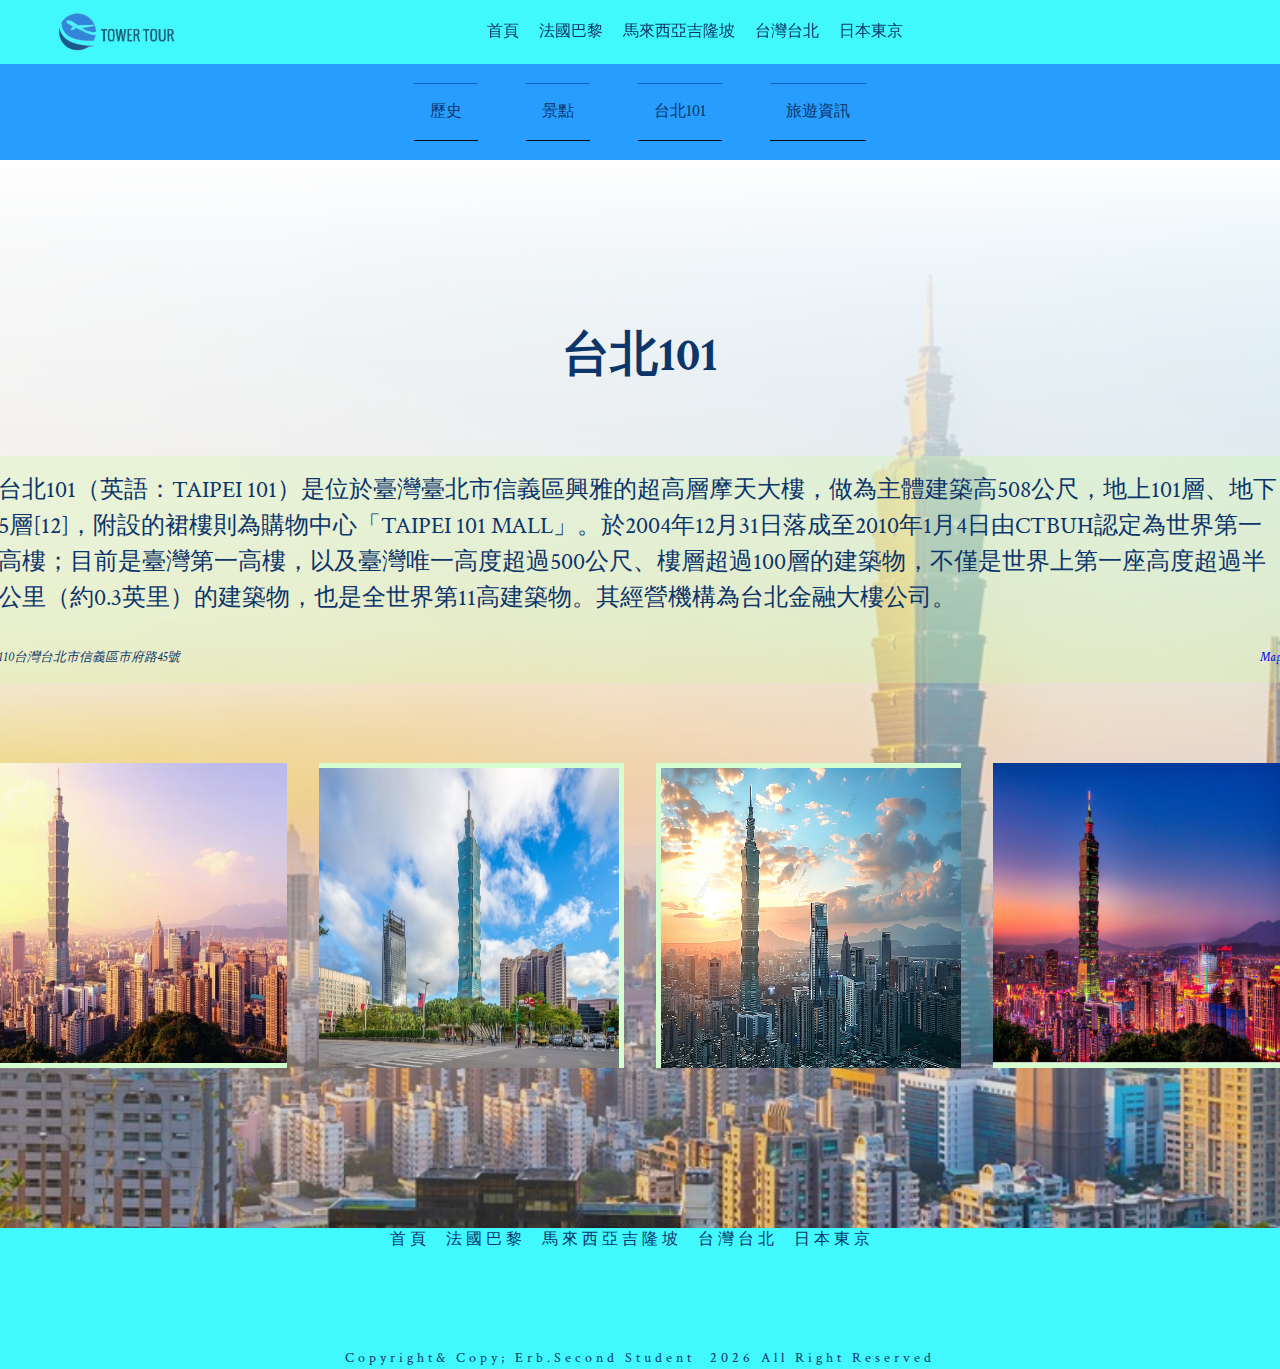
<file: taipei_tower.html>
<!DOCTYPE html>
<html lang="en">
<head>
  <meta charset="UTF-8">
  <meta name="viewport" content="width=device-width, initial-scale=1.0">
  <link rel="manifest" href="/site.webmanifest">
<link rel="stylesheet" href="https://cdnjs.cloudflare.com/ajax/libs/font-awesome/6.6.0/css/all.min.css" integrity="sha512-Kc323vGBEqzTmouAECnVceyQqyqdsSiqLQISBL29aUW4U/M7pSPA/gEUZQqv1cwx4OnYxTxve5UMg5GT6L4JJg==" crossorigin="anonymous" referrerpolicy="no-referrer" />
<link rel="preconnect" href="https://fonts.googleapis.com">
<link rel="preconnect" href="https://fonts.gstatic.com" crossorigin>
<link href="https://fonts.googleapis.com/css2?family=Crimson+Text:ital,wght@0,400;0,600;0,700;1,400;1,600;1,700&family=Noto+Sans+TC:wght@700&display=swap" rel="stylesheet">
<link rel="apple-touch-icon" sizes="180x180" href="./images/apple-touch-icon.png">
<link rel="icon" type="image/png" sizes="32x32" href="./images/favicon-32x32.png">
<link rel="icon" type="image/png" sizes="16x16" href="./images/favicon-16x16.png">
<link rel="stylesheet" href="./css/tours.css">
  <title>台灣</title>
</head>
<body>
  <nav class="navbar">
    <div class="nav-logo">
      <a href="index.html">
        <img src="./images/logo.png" class="logo-link" alt="logo">
      </a>
    </div>
    <!-- desktop -->
    <!-- <div class="desktop-nav"> -->
    <div class="nav-links">
      <ul class="nav-list" id="nav-list">
        <li><a href="index.html" class="nav-link">首頁</a></li>
        <li><a href="paris_history.html" class="nav-link">法國巴黎</a></li>
        <li><a href="malaysia_history.html" class="nav-link">馬來西亞吉隆坡</a></li>
        <li><a href="taipei_history.html" class="nav-link">台灣台北</a></li>
        <li><a href="tokyo_history.html" class="nav-link">日本東京</a></li>
      </ul>
    </div>
    <div class="nav-icons">
      <ul class="nav-icons-list">
        <li><a href="http://www.facebook.com" class="nav-icon">
          <i class="fa-brands fa-facebook"></i></a>
        </li>
        <li><a href="http://www.twitter.com" class="nav-icon">
          <i class="fa-brands fa-twitter"></i></a>
        </li>
        <li><a href="http://www.instagram.com" class="nav-icon">
          <i class="fa-brands fa-instagram"></i></a>
        </li>
        <li><a href="http://www.whatsapp.com" class="nav-icon">
          <i class="fa-brands fa-whatsapp"></i></a>
        </li>
      </ul>
    </div>
    <!-- </div> -->
    <!-- mobile  -->
    <div class="nav-mobile">
      <button type="button" class="nav-mobile-toggle" id="nav-mobile-toggle">
        <i class="fa-solid fa-bars"></i>
      </button>
      <ul class="mobile-nav-list" id="mobile-nav-list">
        <li><a href="index.html" class="nav-link">首頁</a></li>
        <li><a href="paris_history.html" class="nav-link">法國巴黎</a></li>
        <li><a href="malaysia_history.html" class="nav-link">馬來西亞吉隆坡</a></li>
        <li><a href="taipei_history.html" class="nav-link">台灣台北</a></li>
        <li><a href="tokyo_history.html" class="nav-link">日本東京</a></li>
      </ul>
    </div>
  </nav>

  <div class="tours-container">
    <div class="tours-nav">
      <ul class="paris-nav-list">
        <a href="taipei_history.html"><li>歷史</li></a>
        <a href="taipei_view.html"><li>景點</li></a>
        <a href="taipei_tower.html"><li>台北101</li></a>
        <a href="tokyo_ref.html"><li>旅遊資訊</li></a>
      </ul>
    </div>

    <div class="taipei-tower-main">
      <div class="paris-tower-info">
        <h4>台北101</h4>
        <div class="paris-info-p">
        <p>
          台北101（英語：TAIPEI 101）是位於臺灣臺北市信義區興雅的超高層摩天大樓，做為主體建築高508公尺，地上101層、地下5層[12]，附設的裙樓則為購物中心「TAIPEI 101 MALL」。於2004年12月31日落成至2010年1月4日由CTBUH認定為世界第一高樓；目前是臺灣第一高樓，以及臺灣唯一高度超過500公尺、樓層超過100層的建築物，不僅是世界上第一座高度超過半公里（約0.3英里）的建築物，也是全世界第11高建築物。其經營機構為台北金融大樓公司。</p>
          <ul class="tour-footer-info">
            <li class="address-info"><i class="fa-solid fa-car"> 110台灣台北市信義區市府路45號</i></li>
            <li><a href="https://maps.app.goo.gl/PVHCx3QbjzkbxXKC7"><i class="fa-solid fa-map-pin"> Map</i></a></li>
          </ul>
        </div>
        <div class="paris-photo-container">
          <div class="tower-photo list-1">
          <img src="./images/taipei-tower-1.jpeg" class="tower-photo-tower" alt="">
          <div class="tower-photo-text">
          <div class="tower-text"><p>日出</p></div>
          </div>
          </div>
          <div class="tower-photo list-2">
          <img src="./images/taipei-tower-5.jpg" class="tower-photo-tower" alt="">
          <div class="tower-photo-text">
            <div class="tower-text"><p>日頭</p></div>
          </div>
          </div>
          <div class="tower-photo list-3">
            <img src="./images/taipei-tower-4.jpg" class="tower-photo-tower" alt="">
            <div class="tower-photo-text">
              <div class="tower-text"><p>日落</p></div>
            </div>
            </div>
            <div class="tower-photo list-4">
              <img src="./images/taipei-tower-2.jpg" class="tower-photo-tower" alt="">
              <div class="tower-photo-text">
                <div class="tower-text"><p>日暝</p></div>
              </div>
              </div>
        </div>
      </div>
    </div>
  </div>



    <!--- footer -->
    <footer class="section footer">
      <ul class="footer-links">
        <li><a href="index.html" class="footer-link">首頁</a></li>
        <li><a href="paris_history.html" class="footer-link">法國巴黎</a></li>
        <li><a href="malaysia_history.html" class="footer-link">馬來西亞吉隆坡</a></li>
        <li><a href="taipei_history.html" class="footer-link">台灣台北</a></li>
        <li><a href="tokyo_history.html" class="footer-link">日本東京</a></li>
      </ul>
      <ul class="footer-icons">
        <li><a href="http://www.facebook.com" class="footer-icon">
          <i class="fa-brands fa-facebook"></i></a>
        </li>
        <li><a href="http://www.twitter.com" class="footer-icon">
          <i class="fa-brands fa-twitter"></i></a>
        </li>
        <li><a href="http://www.instagram.com" class="footer-icon">
          <i class="fa-brands fa-instagram"></i></a>
        </li>
        <li><a href="http://www.whatsapp.com" class="footer-icon">
          <i class="fa-brands fa-whatsapp"></i></a>
        </li>
      </ul>
      <p class="copyright">
        copyright& copy; erb.second student
        <span id="date"></span> all right reserved
      </p>
    </footer>
    <script src="./tours.js"></script>
  </body>
  </html>
</file>
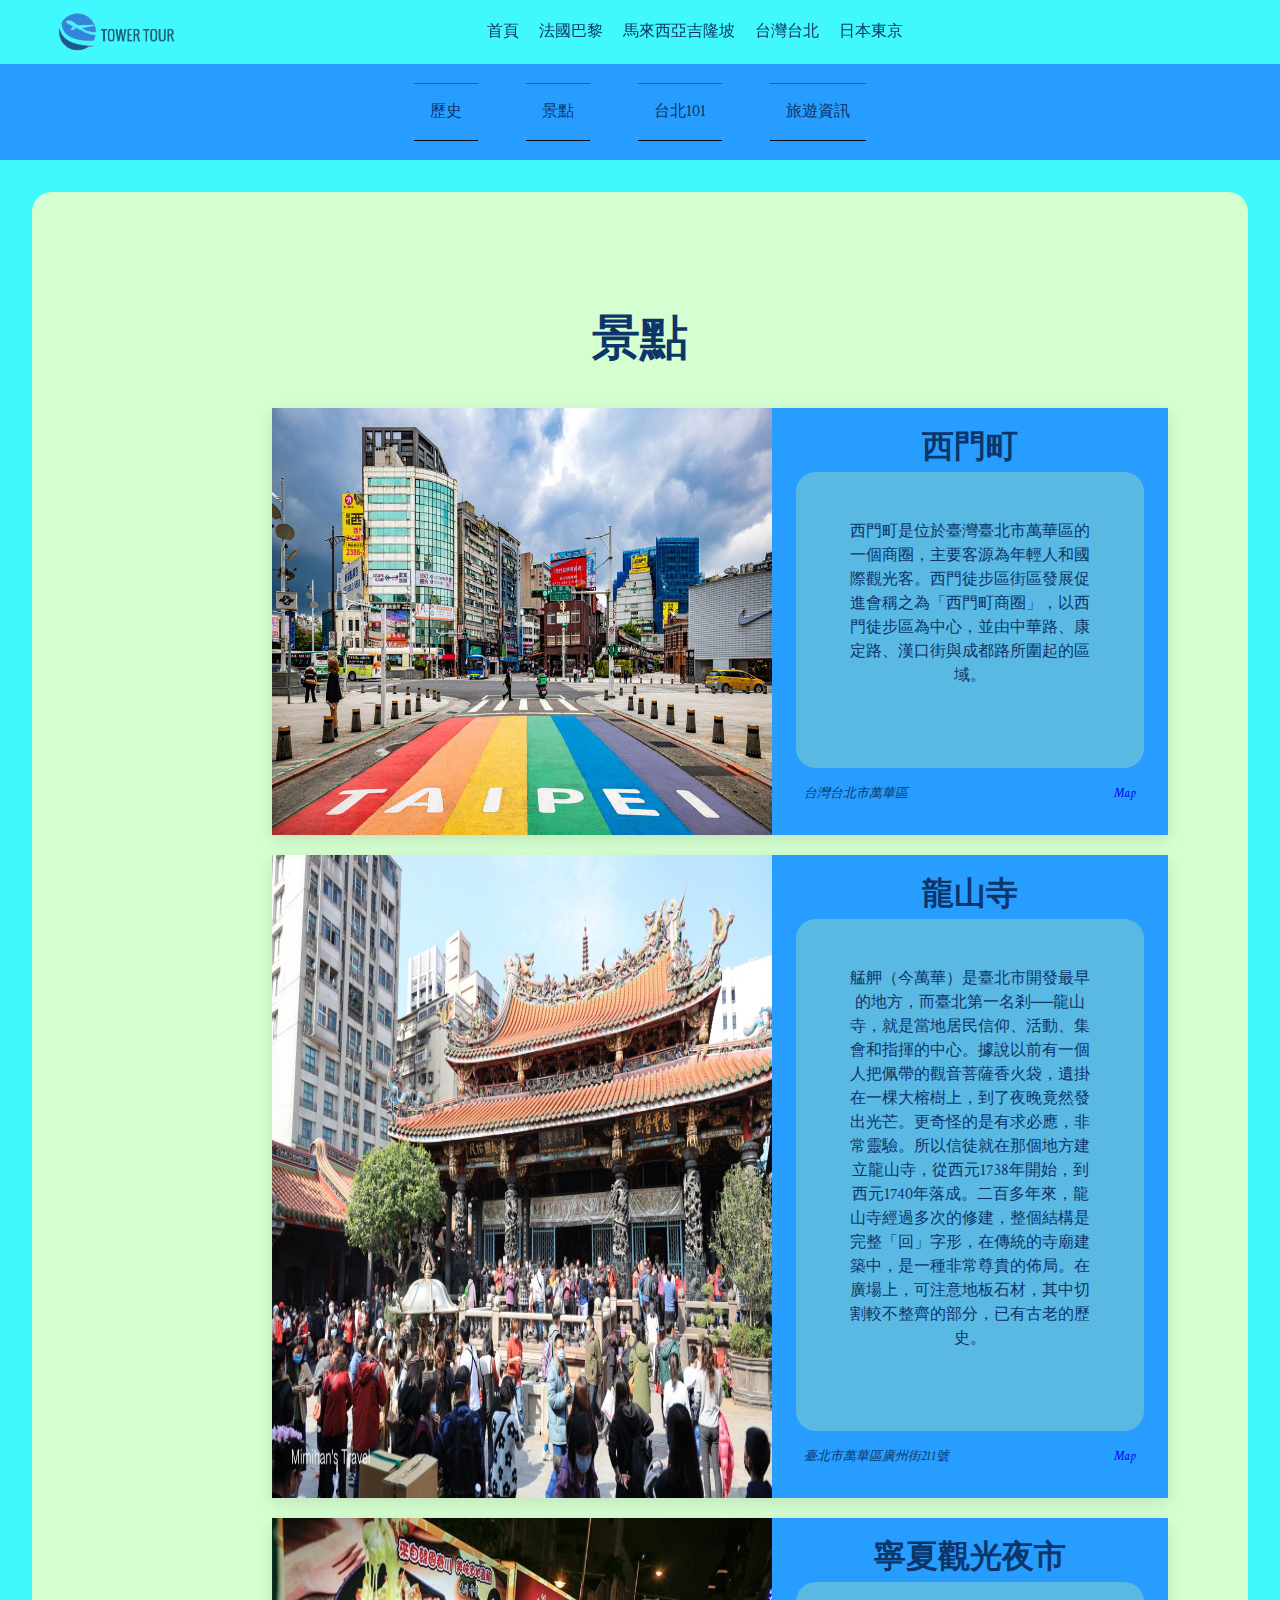
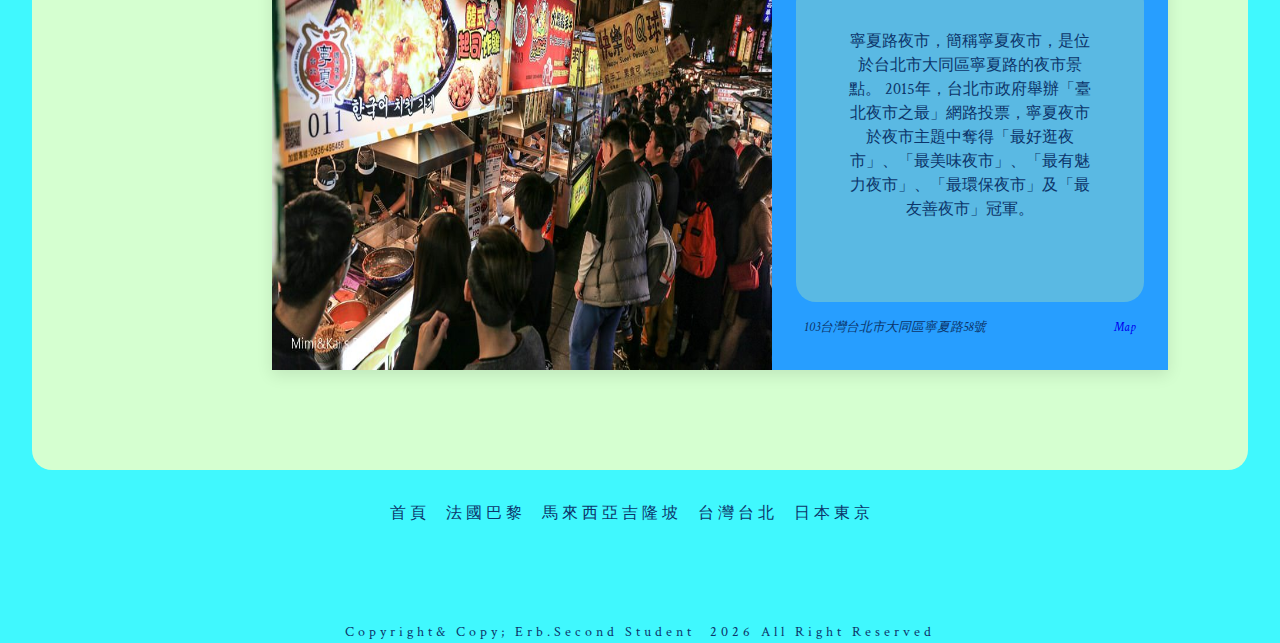
<file: taipei_view.html>
<!DOCTYPE html>
<html lang="en">
<head>
  <meta charset="UTF-8">
  <meta name="viewport" content="width=device-width, initial-scale=1.0">
  <link rel="manifest" href="/site.webmanifest">
<link rel="stylesheet" href="https://cdnjs.cloudflare.com/ajax/libs/font-awesome/6.6.0/css/all.min.css" integrity="sha512-Kc323vGBEqzTmouAECnVceyQqyqdsSiqLQISBL29aUW4U/M7pSPA/gEUZQqv1cwx4OnYxTxve5UMg5GT6L4JJg==" crossorigin="anonymous" referrerpolicy="no-referrer" />
<link rel="preconnect" href="https://fonts.googleapis.com">
<link rel="preconnect" href="https://fonts.gstatic.com" crossorigin>
<link href="https://fonts.googleapis.com/css2?family=Crimson+Text:ital,wght@0,400;0,600;0,700;1,400;1,600;1,700&family=Noto+Sans+TC:wght@700&display=swap" rel="stylesheet">
<link rel="apple-touch-icon" sizes="180x180" href="./images/apple-touch-icon.png">
<link rel="icon" type="image/png" sizes="32x32" href="./images/favicon-32x32.png">
<link rel="icon" type="image/png" sizes="16x16" href="./images/favicon-16x16.png">
<link rel="stylesheet" href="./css/tours.css">
  <title>台灣</title>
</head>
<body>
  <nav class="navbar">
    <div class="nav-logo">
      <a href="index.html">
        <img src="./images/logo.png" class="logo-link" alt="logo">
      </a>
    </div>
    <!-- desktop -->
    <!-- <div class="desktop-nav"> -->
    <div class="nav-links">
      <ul class="nav-list" id="nav-list">
        <li><a href="index.html" class="nav-link">首頁</a></li>
        <li><a href="paris_history.html" class="nav-link">法國巴黎</a></li>
        <li><a href="malaysia_history.html" class="nav-link">馬來西亞吉隆坡</a></li>
        <li><a href="taipei_history.html" class="nav-link">台灣台北</a></li>
        <li><a href="tokyo_history.html" class="nav-link">日本東京</a></li>
      </ul>
    </div>
    <div class="nav-icons">
      <ul class="nav-icons-list">
        <li><a href="http://www.facebook.com" class="nav-icon">
          <i class="fa-brands fa-facebook"></i></a>
        </li>
        <li><a href="http://www.twitter.com" class="nav-icon">
          <i class="fa-brands fa-twitter"></i></a>
        </li>
        <li><a href="http://www.instagram.com" class="nav-icon">
          <i class="fa-brands fa-instagram"></i></a>
        </li>
        <li><a href="http://www.whatsapp.com" class="nav-icon">
          <i class="fa-brands fa-whatsapp"></i></a>
        </li>
      </ul>
    </div>
    <!-- </div> -->
    <!-- mobile  -->
    <div class="nav-mobile">
      <button type="button" class="nav-mobile-toggle" id="nav-mobile-toggle">
        <i class="fa-solid fa-bars"></i>
      </button>
      <ul class="mobile-nav-list" id="mobile-nav-list">
        <li><a href="index.html" class="nav-link">首頁</a></li>
        <li><a href="paris_history.html" class="nav-link">法國巴黎</a></li>
        <li><a href="malaysia_history.html" class="nav-link">馬來西亞吉隆坡</a></li>
        <li><a href="taipei_history.html" class="nav-link">台灣台北</a></li>
        <li><a href="tokyo_history.html" class="nav-link">日本東京</a></li>
      </ul>
    </div>
  </nav>

  <div class="tours-container">
    <div class="tours-nav">
      <ul class="paris-nav-list">
        <a href="taipei_history.html"><li>歷史</li></a>
        <a href="taipei_view.html"><li>景點</li></a>
        <a href="taipei_tower.html"><li>台北101</li></a>
        <a href="tokyo_ref.html"><li>旅遊資訊</li></a>
      </ul>
    </div>

    <div class="paris-main">
      <div class="paris-header">
        <h3>景點</h3>
      <div class="paris-cards">
        <div class="paris-card-1">
            <div class="paris-img-container">
              <img src="./images/taipei-view-2.jpg" class="tour-img" alt="">
            </div>
          <div class="paris-card-info">
            <div class="paris-info">
              <h5>西門町</h5>
              <div class="paris-info-p">
              <p>西門町是位於臺灣臺北市萬華區的一個商圈，主要客源為年輕人和國際觀光客。西門徒步區街區發展促進會稱之為「西門町商圈」，以西門徒步區為中心，並由中華路、康定路、漢口街與成都路所圍起的區域。</p>
            </div>
            </div>
            <div class="paris-footer">
              <ul class="tour-footer-info">
                <li class="address-info"><i class="fa-solid fa-car"> 台灣台北市萬華區</i></li>
                <li><a href="https://maps.app.goo.gl/AbxmCe8DYZDwxwqg9"><i class="fa-solid fa-map-pin"> Map</i></a></li>
              </ul>
            </div>
          </div>
        </div>

        <div class="paris-card-1">
            <div class="paris-img-container">
              <img src="./images/taipei-view-3.jpg" class="tour-img" alt="">
            </div>
          <div class="paris-car-info">
            <div class="paris-info">
              <h5>龍山寺</h5>
              <div class="paris-info-p">
              <p>
                艋舺（今萬華）是臺北市開發最早的地方，而臺北第一名剎──龍山寺，就是當地居民信仰、活動、集會和指揮的中心。據說以前有一個人把佩帶的觀音菩薩香火袋，遺掛在一棵大榕樹上，到了夜晚竟然發出光芒。更奇怪的是有求必應，非常靈驗。所以信徒就在那個地方建立龍山寺，從西元1738年開始，到西元1740年落成。二百多年來，龍山寺經過多次的修建，整個結構是完整「回」字形，在傳統的寺廟建築中，是一種非常尊貴的佈局。在廣場上，可注意地板石材，其中切割較不整齊的部分，已有古老的歷史。
              </p>
            </div>
            </div>
            <div class="paris-footer">
              <ul class="tour-footer-info">
                <li class="address-info"><i class="fa-solid fa-car"> 臺北市萬華區廣州街211號</i></li>
                <li><a href="https://maps.app.goo.gl/CQtf69VgzSkQZ7Go8"><i class="fa-solid fa-map-pin"> Map</i></a></li>
              </ul>
            </div>
            </div>
          </div>


        <div class="paris-card-1">
            <div class="paris-img-container">
              <img src="./images/taipei-view-1.jpg" class="tour-img" alt="">
            </div>
          <div class="paris-card-info">
            <div class="paris-info">
              <h5>寧夏觀光夜市</h5>
              <div class="paris-info-p">
              <p>寧夏路夜市，簡稱寧夏夜市，是位於台北市大同區寧夏路的夜市景點。 2015年，台北市政府舉辦「臺北夜市之最」網路投票，寧夏夜市於夜市主題中奪得「最好逛夜市」、「最美味夜市」、「最有魅力夜市」、「最環保夜市」及「最友善夜市」冠軍。</p>
              </div>
            </div>
            <div class="paris-footer">
              <ul class="tour-footer-info">
                <li class="address-info"><i class="fa-solid fa-car"> 103台灣台北市大同區寧夏路58號</i></li>
                <li><a href="https://maps.app.goo.gl/mDChRLNxCbEXftUL8"><i class="fa-solid fa-map-pin"> Map</i></a></li>
              </ul>
            </div>
            </div>
          </div>
        </div>
        </div>
      </div>
      </div>
      </div>
    </div>
  </div>



    <!--- footer -->
    <footer class="section footer">
      <ul class="footer-links">
        <li><a href="index.html" class="footer-link">首頁</a></li>
        <li><a href="paris_history.html" class="footer-link">法國巴黎</a></li>
        <li><a href="malaysia_history.html" class="footer-link">馬來西亞吉隆坡</a></li>
        <li><a href="taipei_history.html" class="footer-link">台灣台北</a></li>
        <li><a href="tokyo_history.html" class="footer-link">日本東京</a></li>
      </ul>
      <ul class="footer-icons">
        <li><a href="http://www.facebook.com" class="footer-icon">
          <i class="fa-brands fa-facebook"></i></a>
        </li>
        <li><a href="http://www.twitter.com" class="footer-icon">
          <i class="fa-brands fa-twitter"></i></a>
        </li>
        <li><a href="http://www.instagram.com" class="footer-icon">
          <i class="fa-brands fa-instagram"></i></a>
        </li>
        <li><a href="http://www.whatsapp.com" class="footer-icon">
          <i class="fa-brands fa-whatsapp"></i></a>
        </li>
      </ul>
      <p class="copyright">
        copyright& copy; erb.second student
        <span id="date"></span> all right reserved
      </p>
    </footer>
    <script src="./tours.js"></script>
  </body>
  </html>
</file>
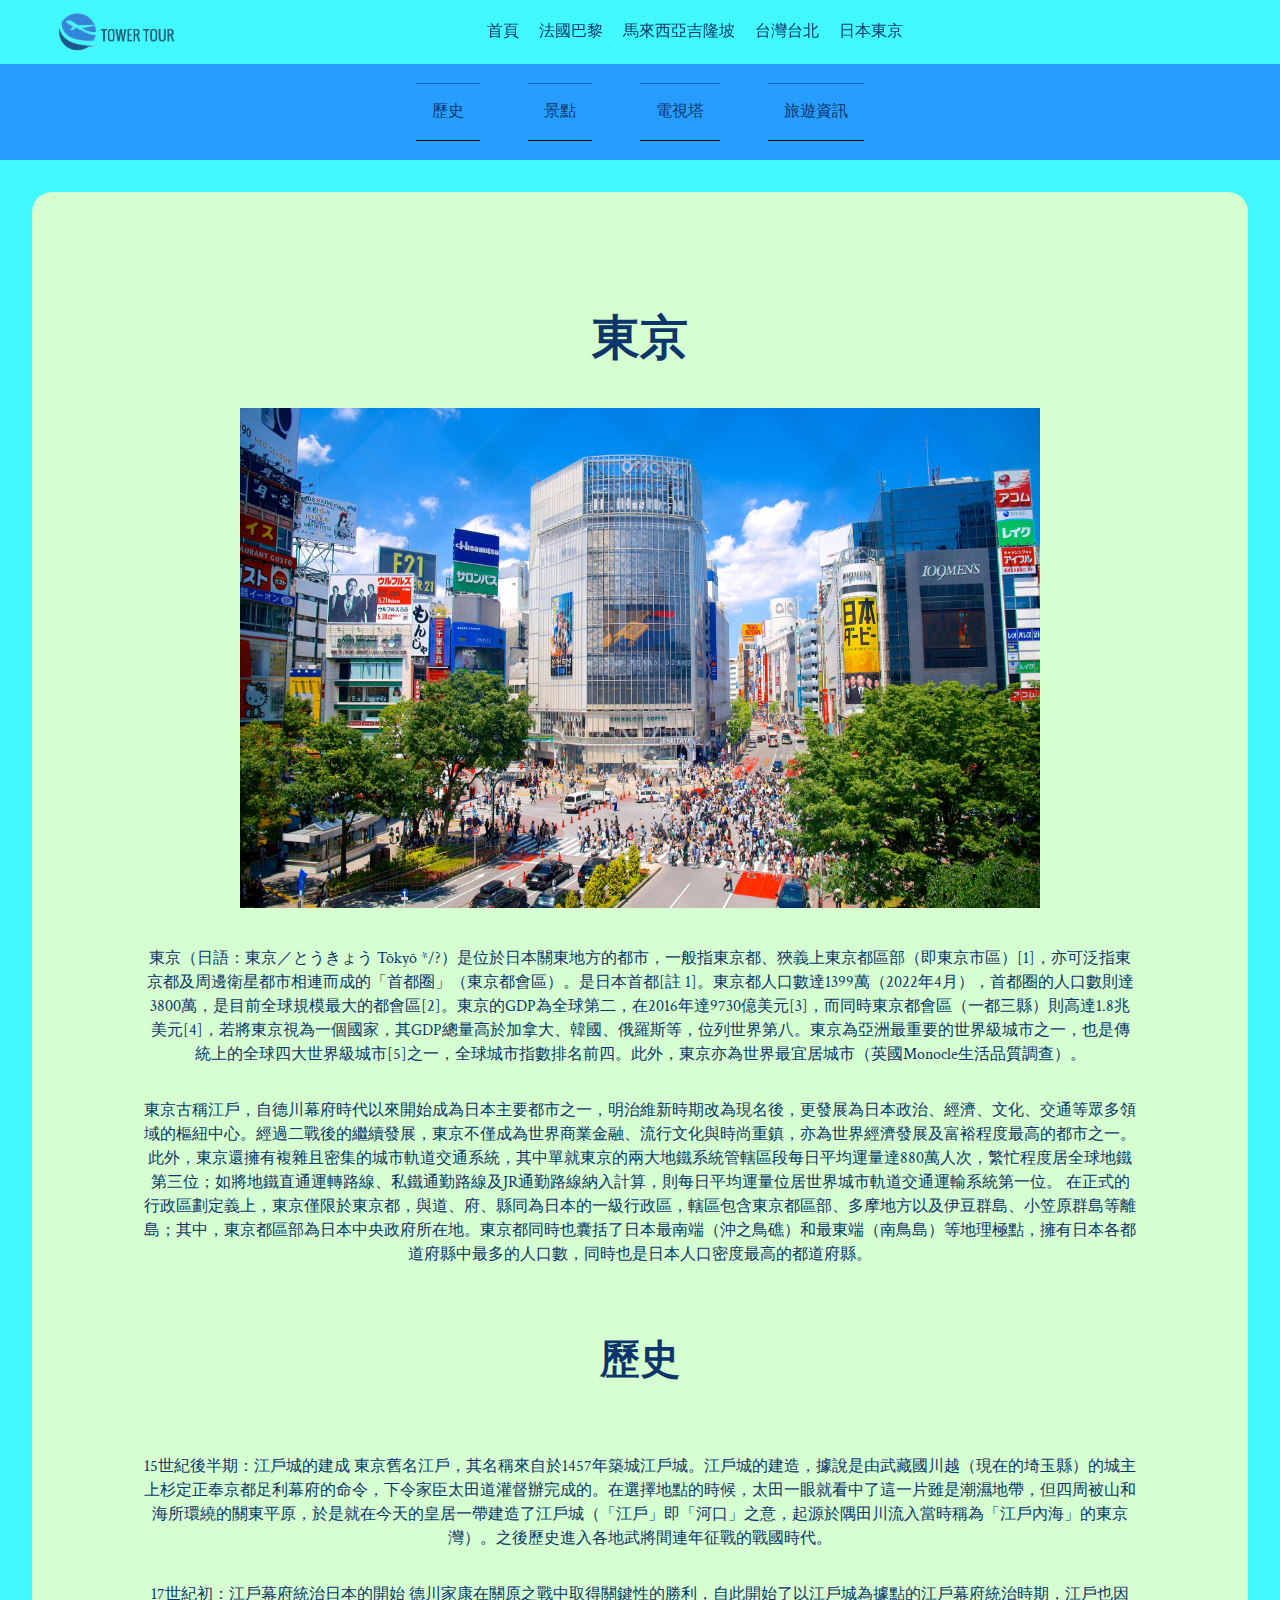
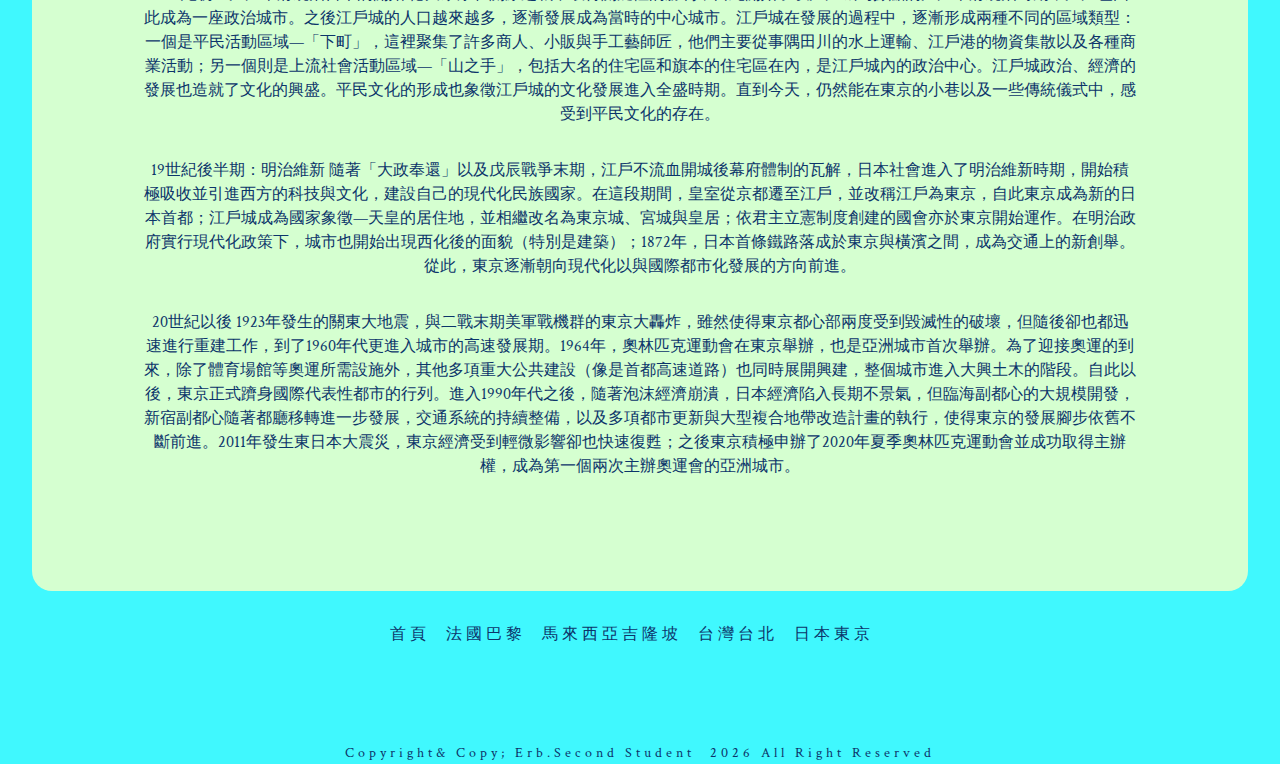
<file: tokyo_history.html>
<!DOCTYPE html>
<html lang="en">
<head>
  <meta charset="UTF-8">
  <meta name="viewport" content="width=device-width, initial-scale=1.0">
  <link rel="manifest" href="/site.webmanifest">
<link rel="stylesheet" href="https://cdnjs.cloudflare.com/ajax/libs/font-awesome/6.6.0/css/all.min.css" integrity="sha512-Kc323vGBEqzTmouAECnVceyQqyqdsSiqLQISBL29aUW4U/M7pSPA/gEUZQqv1cwx4OnYxTxve5UMg5GT6L4JJg==" crossorigin="anonymous" referrerpolicy="no-referrer" />
<link rel="preconnect" href="https://fonts.googleapis.com">
<link rel="preconnect" href="https://fonts.gstatic.com" crossorigin>
<link href="https://fonts.googleapis.com/css2?family=Crimson+Text:ital,wght@0,400;0,600;0,700;1,400;1,600;1,700&family=Noto+Sans+TC:wght@700&display=swap" rel="stylesheet">
<link rel="apple-touch-icon" sizes="180x180" href="./images/apple-touch-icon.png">
<link rel="icon" type="image/png" sizes="32x32" href="./images/favicon-32x32.png">
<link rel="icon" type="image/png" sizes="16x16" href="./images/favicon-16x16.png">
<link rel="stylesheet" href="./css/tours.css">
  <title>日本</title>
</head>
<body>
  <nav class="navbar">
    <div class="nav-logo">
      <a href="index.html">
        <img src="./images/logo.png" class="logo-link" alt="logo">
      </a>
    </div>
    <!-- desktop -->
    <!-- <div class="desktop-nav"> -->
    <div class="nav-links">
      <ul class="nav-list" id="nav-list">
        <li><a href="index.html" class="nav-link">首頁</a></li>
        <li><a href="paris_history.html" class="nav-link">法國巴黎</a></li>
        <li><a href="malaysia_history.html" class="nav-link">馬來西亞吉隆坡</a></li>
        <li><a href="taipei_history.html" class="nav-link">台灣台北</a></li>
        <li><a href="tokyo_history.html" class="nav-link">日本東京</a></li>
      </ul>
    </div>
    <div class="nav-icons">
      <ul class="nav-icons-list">
        <li><a href="http://www.facebook.com" class="nav-icon">
          <i class="fa-brands fa-facebook"></i></a>
        </li>
        <li><a href="http://www.twitter.com" class="nav-icon">
          <i class="fa-brands fa-twitter"></i></a>
        </li>
        <li><a href="http://www.instagram.com" class="nav-icon">
          <i class="fa-brands fa-instagram"></i></a>
        </li>
        <li><a href="http://www.whatsapp.com" class="nav-icon">
          <i class="fa-brands fa-whatsapp"></i></a>
        </li>
      </ul>
    </div>
    <!-- </div> -->
    <!-- mobile  -->
    <div class="nav-mobile">
      <button type="button" class="nav-mobile-toggle" id="nav-mobile-toggle">
        <i class="fa-solid fa-bars"></i>
      </button>
      <ul class="mobile-nav-list" id="mobile-nav-list">
        <li><a href="index.html" class="nav-link">首頁</a></li>
        <li><a href="paris_history.html" class="nav-link">法國巴黎</a></li>
        <li><a href="malaysia_history.html" class="nav-link">馬來西亞吉隆坡</a></li>
        <li><a href="taipei_history.html" class="nav-link">台灣台北</a></li>
        <li><a href="tokyo_history.html" class="nav-link">日本東京</a></li>
      </ul>
    </div>
  </nav>

  <div class="tours-container">
    <div class="tours-nav">
      <ul class="paris-nav-list">
        <a href="tokyo_history.html"><li>歷史</li></a>
        <a href="tokyo_view.html"><li>景點</li></a>
        <a href="tokyo_tower.html"><li>電視塔</li></a>
        <a href="tokyo_ref.html"><li>旅遊資訊</li></a>
      </ul>
    </div>

    <div class="paris-main">
      <div class="paris-header">
        <h3>東京</h3>
        <img src="./images/japan-photo.jpg" class="second-photos" alt="">
        <p>東京（日語：東京／とうきょう Tōkyō */?）是位於日本關東地方的都市，一般指東京都、狹義上東京都區部（即東京市區）[1]，亦可泛指東京都及周邊衛星都市相連而成的「首都圈」（東京都會區）。是日本首都[註 1]。東京都人口數達1399萬（2022年4月），首都圈的人口數則達3800萬，是目前全球規模最大的都會區[2]。東京的GDP為全球第二，在2016年達9730億美元[3]，而同時東京都會區（一都三縣）則高達1.8兆美元[4]，若將東京視為一個國家，其GDP總量高於加拿大、韓國、俄羅斯等，位列世界第八。東京為亞洲最重要的世界級城市之一，也是傳統上的全球四大世界級城市[5]之一，全球城市指數排名前四。此外，東京亦為世界最宜居城市（英國Monocle生活品質調查）。
        </p>
          <p>
            東京古稱江戶，自德川幕府時代以來開始成為日本主要都市之一，明治維新時期改為現名後，更發展為日本政治、經濟、文化、交通等眾多領域的樞紐中心。經過二戰後的繼續發展，東京不僅成為世界商業金融、流行文化與時尚重鎮，亦為世界經濟發展及富裕程度最高的都市之一。此外，東京還擁有複雜且密集的城市軌道交通系統，其中單就東京的兩大地鐵系統管轄區段每日平均運量達880萬人次，繁忙程度居全球地鐵第三位；如將地鐵直通運轉路線、私鐵通勤路線及JR通勤路線納入計算，則每日平均運量位居世界城市軌道交通運輸系統第一位。

            在正式的行政區劃定義上，東京僅限於東京都，與道、府、縣同為日本的一級行政區，轄區包含東京都區部、多摩地方以及伊豆群島、小笠原群島等離島；其中，東京都區部為日本中央政府所在地。東京都同時也囊括了日本最南端（沖之鳥礁）和最東端（南鳥島）等地理極點，擁有日本各都道府縣中最多的人口數，同時也是日本人口密度最高的都道府縣。</p>

        <h4>歷史</h4>
        <p>15世紀後半期：江戶城的建成
          東京舊名江戶，其名稱來自於1457年築城江戶城。江戶城的建造，據說是由武藏國川越（現在的埼玉縣）的城主上杉定正奉京都足利幕府的命令，下令家臣太田道灌督辦完成的。在選擇地點的時候，太田一眼就看中了這一片雖是潮濕地帶，但四周被山和海所環繞的關東平原，於是就在今天的皇居一帶建造了江戶城（「江戶」即「河口」之意，起源於隅田川流入當時稱為「江戶內海」的東京灣）。之後歷史進入各地武將間連年征戰的戰國時代。</p>
          <p>
            17世紀初：江戶幕府統治日本的開始
            德川家康在關原之戰中取得關鍵性的勝利，自此開始了以江戶城為據點的江戶幕府統治時期，江戶也因此成為一座政治城市。之後江戶城的人口越來越多，逐漸發展成為當時的中心城市。江戶城在發展的過程中，逐漸形成兩種不同的區域類型：一個是平民活動區域—「下町」，這裡聚集了許多商人、小販與手工藝師匠，他們主要從事隅田川的水上運輸、江戶港的物資集散以及各種商業活動；另一個則是上流社會活動區域—「山之手」，包括大名的住宅區和旗本的住宅區在內，是江戶城內的政治中心。江戶城政治、經濟的發展也造就了文化的興盛。平民文化的形成也象徵江戶城的文化發展進入全盛時期。直到今天，仍然能在東京的小巷以及一些傳統儀式中，感受到平民文化的存在。
          </p>
          <p>
            19世紀後半期：明治維新
            隨著「大政奉還」以及戊辰戰爭末期，江戶不流血開城後幕府體制的瓦解，日本社會進入了明治維新時期，開始積極吸收並引進西方的科技與文化，建設自己的現代化民族國家。在這段期間，皇室從京都遷至江戶，並改稱江戶為東京，自此東京成為新的日本首都；江戶城成為國家象徵—天皇的居住地，並相繼改名為東京城、宮城與皇居；依君主立憲制度創建的國會亦於東京開始運作。在明治政府實行現代化政策下，城市也開始出現西化後的面貌（特別是建築）；1872年，日本首條鐵路落成於東京與橫濱之間，成為交通上的新創舉。從此，東京逐漸朝向現代化以與國際都市化發展的方向前進。
          </p>
          <p>
            20世紀以後
            1923年發生的關東大地震，與二戰末期美軍戰機群的東京大轟炸，雖然使得東京都心部兩度受到毀滅性的破壞，但隨後卻也都迅速進行重建工作，到了1960年代更進入城市的高速發展期。1964年，奧林匹克運動會在東京舉辦，也是亞洲城市首次舉辦。為了迎接奧運的到來，除了體育場館等奧運所需設施外，其他多項重大公共建設（像是首都高速道路）也同時展開興建，整個城市進入大興土木的階段。自此以後，東京正式躋身國際代表性都市的行列。進入1990年代之後，隨著泡沫經濟崩潰，日本經濟陷入長期不景氣，但臨海副都心的大規模開發，新宿副都心隨著都廳移轉進一步發展，交通系統的持續整備，以及多項都市更新與大型複合地帶改造計畫的執行，使得東京的發展腳步依舊不斷前進。2011年發生東日本大震災，東京經濟受到輕微影響卻也快速復甦；之後東京積極申辦了2020年夏季奧林匹克運動會並成功取得主辦權，成為第一個兩次主辦奧運會的亞洲城市。
          </p>
        </div>
      </div>
    </div>
  </div>



    <!--- footer -->
    <!--- footer -->
    <footer class="section footer">
      <ul class="footer-links">
        <li><a href="index.html" class="footer-link">首頁</a></li>
        <li><a href="paris_history.html" class="footer-link">法國巴黎</a></li>
        <li><a href="malaysia_history.html" class="footer-link">馬來西亞吉隆坡</a></li>
        <li><a href="taipei_history.html" class="footer-link">台灣台北</a></li>
        <li><a href="tokyo_history.html" class="footer-link">日本東京</a></li>
      </ul>
      <ul class="footer-icons">
        <li><a href="http://www.facebook.com" class="footer-icon">
          <i class="fa-brands fa-facebook"></i></a>
        </li>
        <li><a href="http://www.twitter.com" class="footer-icon">
          <i class="fa-brands fa-twitter"></i></a>
        </li>
        <li><a href="http://www.instagram.com" class="footer-icon">
          <i class="fa-brands fa-instagram"></i></a>
        </li>
        <li><a href="http://www.whatsapp.com" class="footer-icon">
          <i class="fa-brands fa-whatsapp"></i></a>
        </li>
      </ul>
      <p class="copyright">
        copyright& copy; erb.second student
        <span id="date"></span> all right reserved
      </p>
    </footer>
    <script src="./tours.js"></script>
  </body>
  </html>
</file>
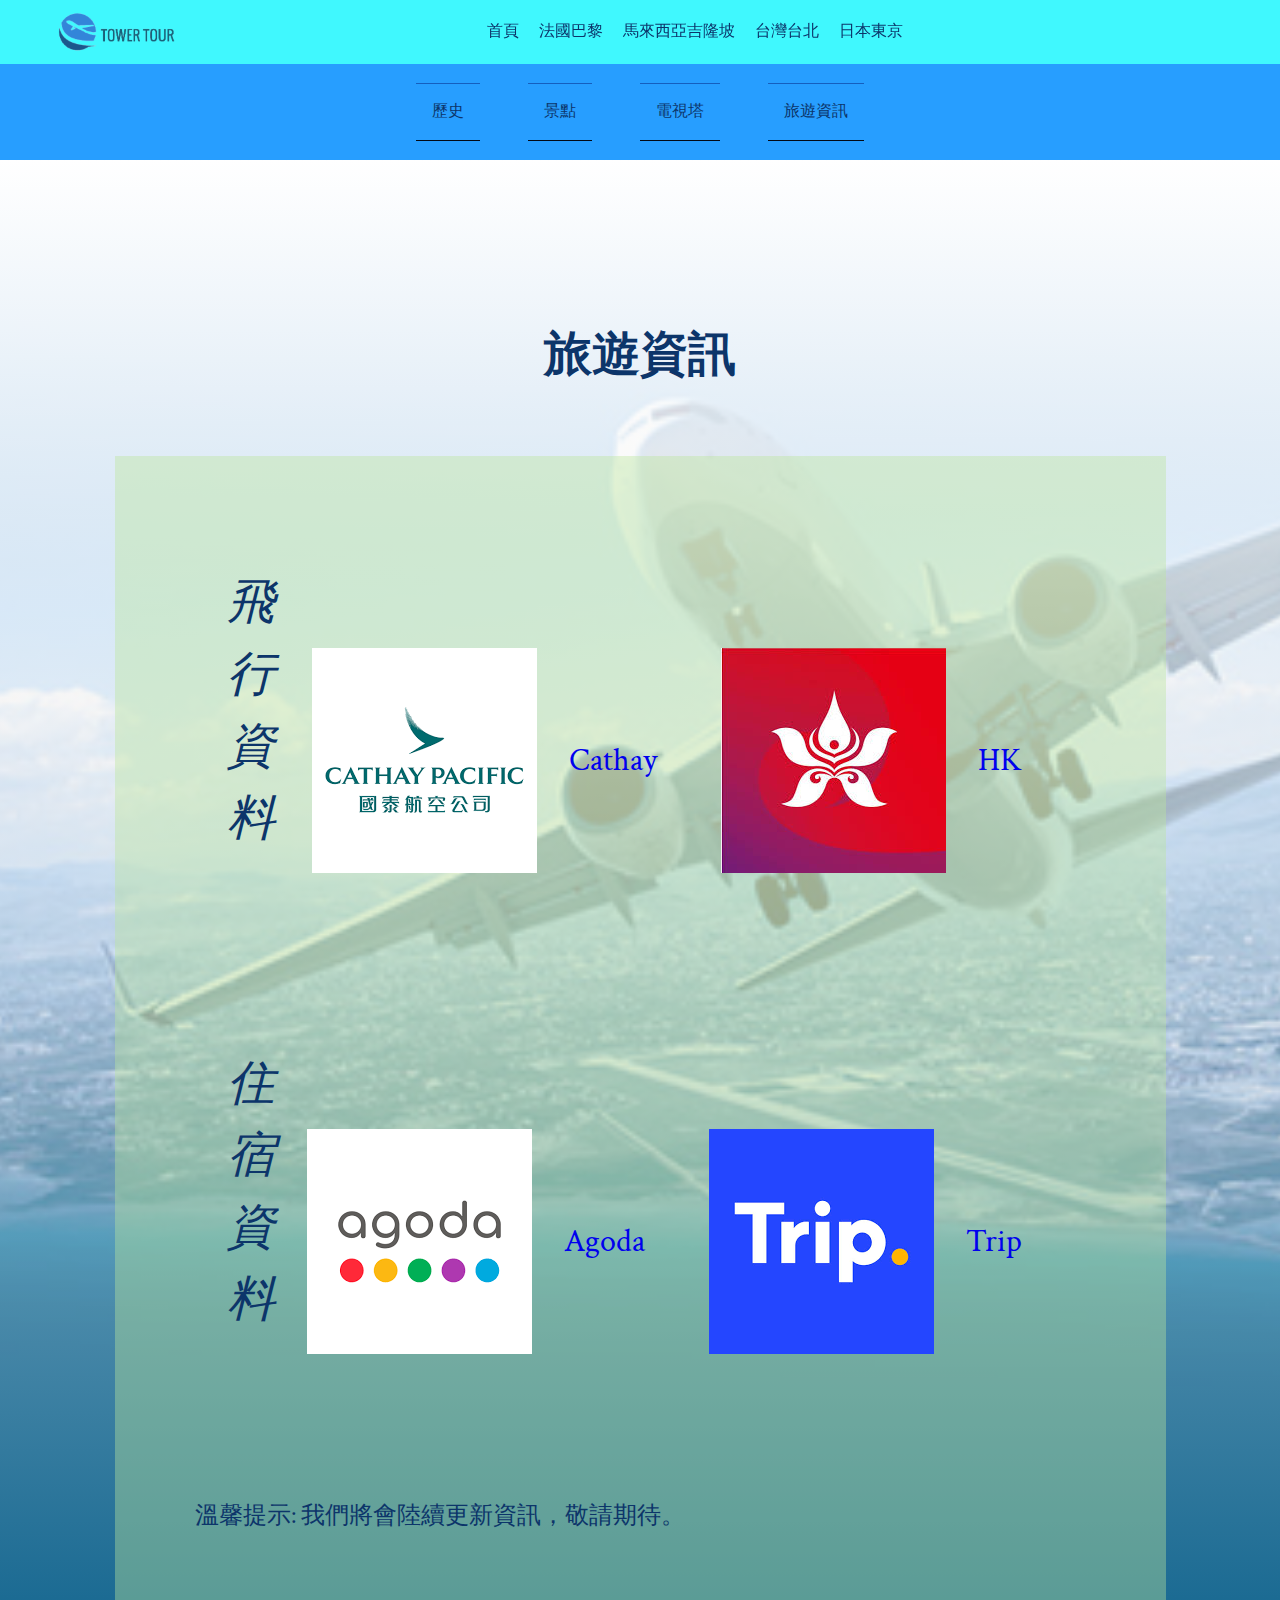
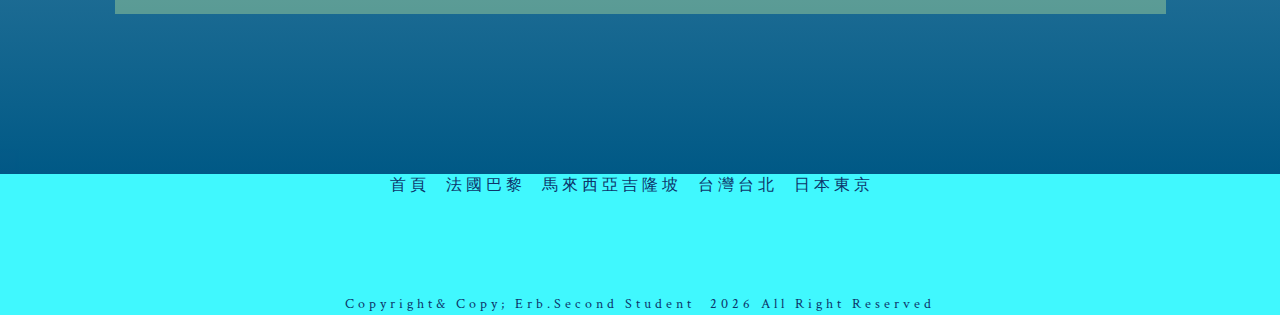
<file: tokyo_ref.html>
<!DOCTYPE html>
<html lang="en">
<head>
  <meta charset="UTF-8">
  <meta name="viewport" content="width=device-width, initial-scale=1.0">
  <link rel="manifest" href="/site.webmanifest">
<link rel="stylesheet" href="https://cdnjs.cloudflare.com/ajax/libs/font-awesome/6.6.0/css/all.min.css" integrity="sha512-Kc323vGBEqzTmouAECnVceyQqyqdsSiqLQISBL29aUW4U/M7pSPA/gEUZQqv1cwx4OnYxTxve5UMg5GT6L4JJg==" crossorigin="anonymous" referrerpolicy="no-referrer" />
<link rel="preconnect" href="https://fonts.googleapis.com">
<link rel="preconnect" href="https://fonts.gstatic.com" crossorigin>
<link href="https://fonts.googleapis.com/css2?family=Crimson+Text:ital,wght@0,400;0,600;0,700;1,400;1,600;1,700&family=Noto+Sans+TC:wght@700&display=swap" rel="stylesheet">
<link rel="apple-touch-icon" sizes="180x180" href="./images/apple-touch-icon.png">
<link rel="icon" type="image/png" sizes="32x32" href="./images/favicon-32x32.png">
<link rel="icon" type="image/png" sizes="16x16" href="./images/favicon-16x16.png">
<link rel="stylesheet" href="./css/tours.css">
  <title>日本</title>
</head>
<body>
  <nav class="navbar">
    <div class="nav-logo">
      <a href="index.html">
        <img src="./images/logo.png" class="logo-link" alt="logo">
      </a>
    </div>
    <!-- desktop -->
    <!-- <div class="desktop-nav"> -->
    <div class="nav-links">
      <ul class="nav-list" id="nav-list">
        <li><a href="index.html" class="nav-link">首頁</a></li>
        <li><a href="paris_history.html" class="nav-link">法國巴黎</a></li>
        <li><a href="malaysia_history.html" class="nav-link">馬來西亞吉隆坡</a></li>
        <li><a href="taipei_history.html" class="nav-link">台灣台北</a></li>
        <li><a href="tokyo_history.html" class="nav-link">日本東京</a></li>
      </ul>
    </div>
    <div class="nav-icons">
      <ul class="nav-icons-list">
        <li><a href="http://www.facebook.com" class="nav-icon">
          <i class="fa-brands fa-facebook"></i></a>
        </li>
        <li><a href="http://www.twitter.com" class="nav-icon">
          <i class="fa-brands fa-twitter"></i></a>
        </li>
        <li><a href="http://www.instagram.com" class="nav-icon">
          <i class="fa-brands fa-instagram"></i></a>
        </li>
        <li><a href="http://www.whatsapp.com" class="nav-icon">
          <i class="fa-brands fa-whatsapp"></i></a>
        </li>
      </ul>
    </div>
    <!-- </div> -->
    <!-- mobile  -->
    <div class="nav-mobile">
      <button type="button" class="nav-mobile-toggle" id="nav-mobile-toggle">
        <i class="fa-solid fa-bars"></i>
      </button>
      <ul class="mobile-nav-list" id="mobile-nav-list">
        <li><a href="index.html" class="nav-link">首頁</a></li>
        <li><a href="paris_history.html" class="nav-link">法國巴黎</a></li>
        <li><a href="malaysia_history.html" class="nav-link">馬來西亞吉隆坡</a></li>
        <li><a href="taipei_history.html" class="nav-link">台灣台北</a></li>
        <li><a href="tokyo_history.html" class="nav-link">日本東京</a></li>
      </ul>
    </div>
  </nav>

  <div class="tours-container">
    <div class="tours-nav">
      <ul class="paris-nav-list">
        <a href="tokyo_history.html"><li>歷史</li></a>
        <a href="tokyo_view.html"><li>景點</li></a>
        <a href="tokyo_tower.html"><li>電視塔</li></a>
        <a href="tokyo_ref.html"><li>旅遊資訊</li></a>
      </ul>
    </div>

    <div class="fly-tower-main">
      <div class="paris-tower-info">
        <h4>旅遊資訊</h4>
        <div class="ref-info-container">
            <div class="fly-container">
            <i class="fa-solid fa-plane"> 飛行資料</i>
              <div class="ref-logo">
                <img src="./images/fly1.png" class="ref-photo" alt="">
                <a href="https://www.cathaypacific.com/cx/zh_HK.html"> Cathay</a>
                </div>
                <div class="ref-logo">
                <img src="./images/fly2.jpeg" class="ref-photo" alt="">
                <a href="https://www.hongkongairlines.com/zh_HK/hx/homepage"> HK</a>
              </div>
              </div>
            <div class="fly-container">
            <i class="fa-solid fa-hotel"> 住宿資料</i>
            <div class="ref-logo">
              <img src="./images/hotel1.png" alt="">
            <a href="https://www.agoda.com"> Agoda</a>
            </div>
            <div class="ref-logo">
              <img src="./images/hotel2.png" alt="">
            <a href="https://hk.trip.com"> Trip</a>
            </div>
            </div>
            <p>溫馨提示: 我們將會陸續更新資訊，敬請期待。</p>
          </div>
        </div>
        </div>
      </div>
    </div>
  </div>



    <!--- footer -->
    <footer class="section footer">
      <ul class="footer-links">
        <li><a href="index.html" class="footer-link">首頁</a></li>
        <li><a href="paris_history.html" class="footer-link">法國巴黎</a></li>
        <li><a href="malaysia_history.html" class="footer-link">馬來西亞吉隆坡</a></li>
        <li><a href="taipei_history.html" class="footer-link">台灣台北</a></li>
        <li><a href="tokyo_history.html" class="footer-link">日本東京</a></li>
      </ul>
      <ul class="footer-icons">
        <li><a href="http://www.facebook.com" class="footer-icon">
          <i class="fa-brands fa-facebook"></i></a>
        </li>
        <li><a href="http://www.twitter.com" class="footer-icon">
          <i class="fa-brands fa-twitter"></i></a>
        </li>
        <li><a href="http://www.instagram.com" class="footer-icon">
          <i class="fa-brands fa-instagram"></i></a>
        </li>
        <li><a href="http://www.whatsapp.com" class="footer-icon">
          <i class="fa-brands fa-whatsapp"></i></a>
        </li>
      </ul>
      <p class="copyright">
        copyright& copy; erb.second student
        <span id="date"></span> all right reserved
      </p>
    </footer>
    <script src="./tours.js"></script>
  </body>
  </html>
</file>
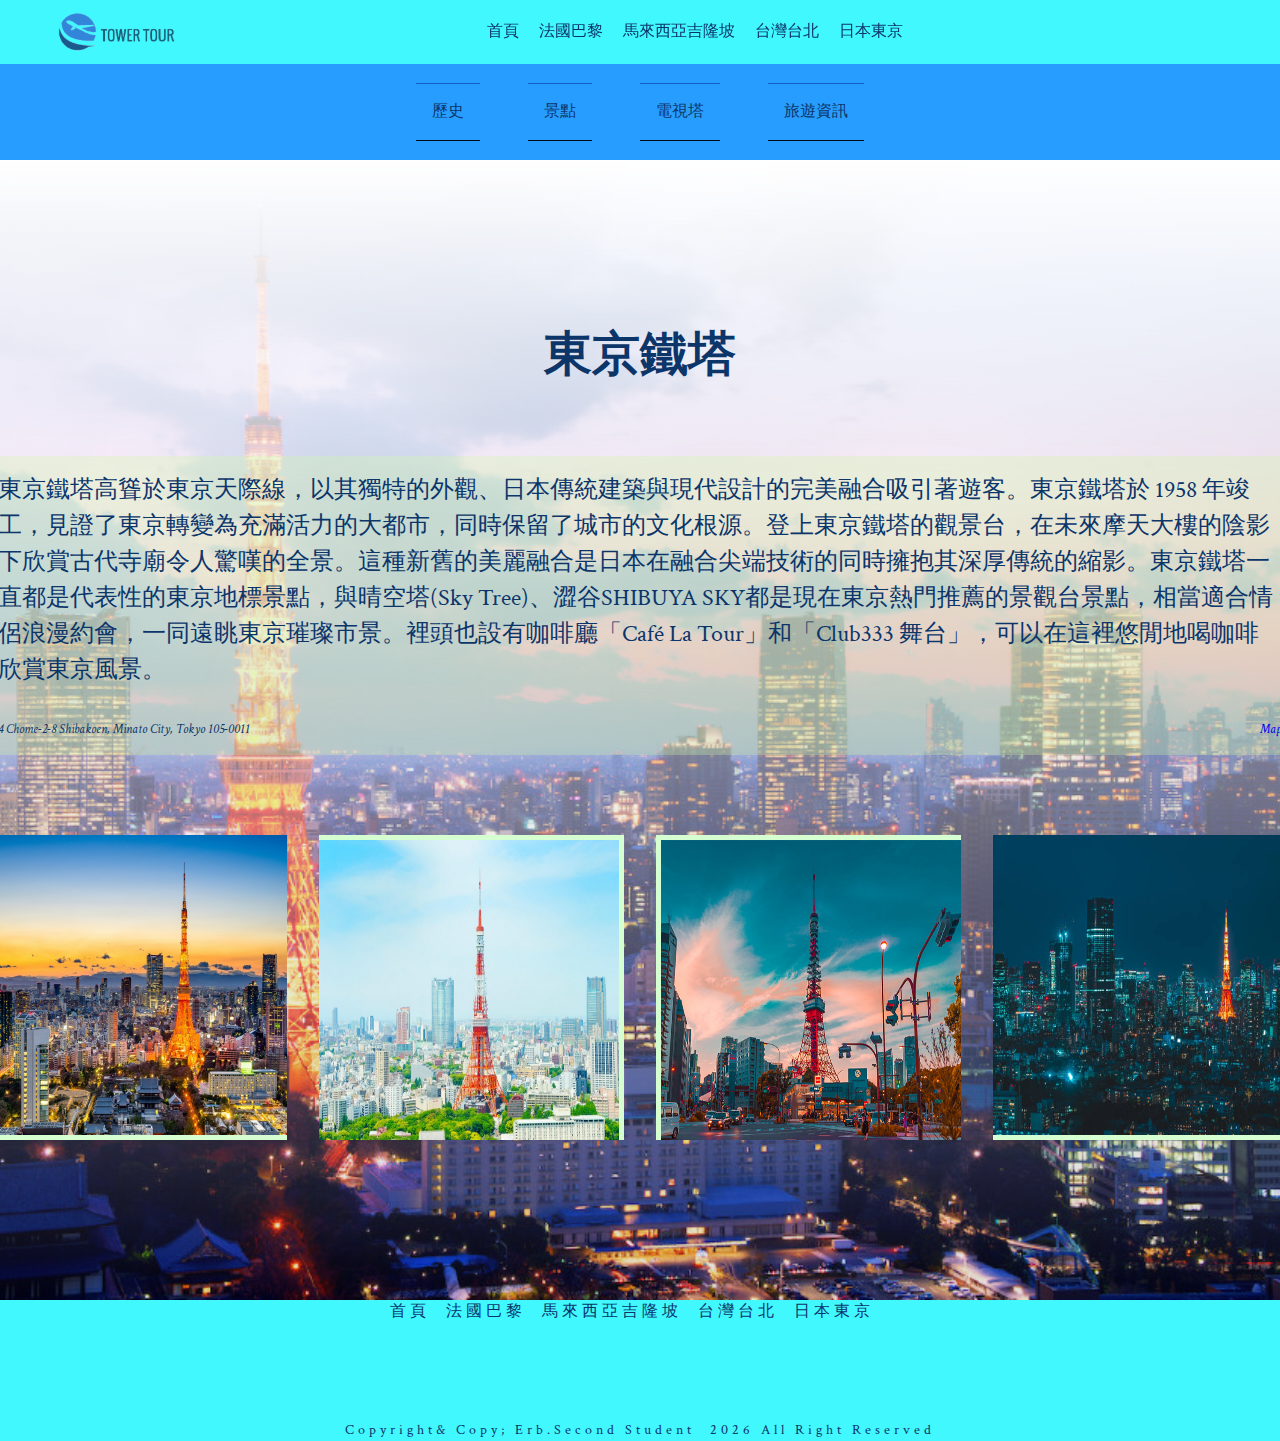
<file: tokyo_tower.html>
<!DOCTYPE html>
<html lang="en">
<head>
  <meta charset="UTF-8">
  <meta name="viewport" content="width=device-width, initial-scale=1.0">
  <link rel="manifest" href="/site.webmanifest">
<link rel="stylesheet" href="https://cdnjs.cloudflare.com/ajax/libs/font-awesome/6.6.0/css/all.min.css" integrity="sha512-Kc323vGBEqzTmouAECnVceyQqyqdsSiqLQISBL29aUW4U/M7pSPA/gEUZQqv1cwx4OnYxTxve5UMg5GT6L4JJg==" crossorigin="anonymous" referrerpolicy="no-referrer" />
<link rel="preconnect" href="https://fonts.googleapis.com">
<link rel="preconnect" href="https://fonts.gstatic.com" crossorigin>
<link href="https://fonts.googleapis.com/css2?family=Crimson+Text:ital,wght@0,400;0,600;0,700;1,400;1,600;1,700&family=Noto+Sans+TC:wght@700&display=swap" rel="stylesheet">
<link rel="apple-touch-icon" sizes="180x180" href="./images/apple-touch-icon.png">
<link rel="icon" type="image/png" sizes="32x32" href="./images/favicon-32x32.png">
<link rel="icon" type="image/png" sizes="16x16" href="./images/favicon-16x16.png">
<link rel="stylesheet" href="./css/tours.css">
  <title>日本</title>
</head>
<body>
  <nav class="navbar">
    <div class="nav-logo">
      <a href="index.html">
        <img src="./images/logo.png" class="logo-link" alt="logo">
      </a>
    </div>
    <!-- desktop -->
    <!-- <div class="desktop-nav"> -->
    <div class="nav-links">
      <ul class="nav-list" id="nav-list">
        <li><a href="index.html" class="nav-link">首頁</a></li>
        <li><a href="paris_history.html" class="nav-link">法國巴黎</a></li>
        <li><a href="malaysia_history.html" class="nav-link">馬來西亞吉隆坡</a></li>
        <li><a href="taipei_history.html" class="nav-link">台灣台北</a></li>
        <li><a href="tokyo_history.html" class="nav-link">日本東京</a></li>
      </ul>
    </div>
    <div class="nav-icons">
      <ul class="nav-icons-list">
        <li><a href="http://www.facebook.com" class="nav-icon">
          <i class="fa-brands fa-facebook"></i></a>
        </li>
        <li><a href="http://www.twitter.com" class="nav-icon">
          <i class="fa-brands fa-twitter"></i></a>
        </li>
        <li><a href="http://www.instagram.com" class="nav-icon">
          <i class="fa-brands fa-instagram"></i></a>
        </li>
        <li><a href="http://www.whatsapp.com" class="nav-icon">
          <i class="fa-brands fa-whatsapp"></i></a>
        </li>
      </ul>
    </div>
    <!-- </div> -->
    <!-- mobile  -->
    <div class="nav-mobile">
      <button type="button" class="nav-mobile-toggle" id="nav-mobile-toggle">
        <i class="fa-solid fa-bars"></i>
      </button>
      <ul class="mobile-nav-list" id="mobile-nav-list">
        <li><a href="index.html" class="nav-link">首頁</a></li>
        <li><a href="paris_history.html" class="nav-link">法國巴黎</a></li>
        <li><a href="malaysia_history.html" class="nav-link">馬來西亞吉隆坡</a></li>
        <li><a href="taipei_history.html" class="nav-link">台灣台北</a></li>
        <li><a href="tokyo_history.html" class="nav-link">日本東京</a></li>
      </ul>
    </div>
  </nav>

  <div class="tours-container">
    <div class="tours-nav">
      <ul class="paris-nav-list">
        <a href="tokyo_history.html"><li>歷史</li></a>
        <a href="tokyo_view.html"><li>景點</li></a>
        <a href="tokyo_tower.html"><li>電視塔</li></a>
        <a href="tokyo_ref.html"><li>旅遊資訊</li></a>
      </ul>
    </div>

    <div class="tokyo-tower-main">
      <div class="paris-tower-info">
        <h4>東京鐵塔</h4>
        <div class="paris-info-p">
        <p>
          東京鐵塔高聳於東京天際線，以其獨特的外觀、日本傳統建築與現代設計的完美融合吸引著遊客。東京鐵塔於 1958 年竣工，見證了東京轉變為充滿活力的大都市，同時保留了城市的文化根源。登上東京鐵塔的觀景台，在未來摩天大樓的陰影下欣賞古代寺廟令人驚嘆的全景。這種新舊的美麗融合是日本在融合尖端技術的同時擁抱其深厚傳統的縮影。東京鐵塔一直都是代表性的東京地標景點，與晴空塔(Sky Tree)、澀谷SHIBUYA SKY都是現在東京熱門推薦的景觀台景點，相當適合情侶浪漫約會，一同遠眺東京璀璨市景。裡頭也設有咖啡廳「Café La Tour」和「Club333 舞台」，可以在這裡悠閒地喝咖啡欣賞東京風景。</p>
          <ul class="tour-footer-info">
            <li class="address-info"><i class="fa-solid fa-car"> 4 Chome-2-8 Shibakoen, Minato City, Tokyo 105-0011</i></li>
            <li><a href="https://maps.app.goo.gl/sxGjaU29ctvEY3Fi9"><i class="fa-solid fa-map-pin"> Map</i></a></li>
          </ul>
        </div>
        <div class="paris-photo-container">
          <div class="tower-photo list-1">
          <img src="./images/tokyo-tower-1.jpg" class="tower-photo-tower" alt="">
          <div class="tower-photo-text">
          <div class="tower-text"><p>日出</p></div>
          </div>
          </div>
          <div class="tower-photo list-2">
          <img src="./images/tokyo-tower-2.jpg" class="tower-photo-tower" alt="">
          <div class="tower-photo-text">
            <div class="tower-text"><p>日頭</p></div>
          </div>
          </div>
          <div class="tower-photo list-3">
            <img src="./images/tokyo-tower-5.jpg" class="tower-photo-tower" alt="">
            <div class="tower-photo-text">
              <div class="tower-text"><p>日落</p></div>
            </div>
            </div>
            <div class="tower-photo list-4">
              <img src="./images/tokyo-tower-3.jpg" class="tower-photo-tower" alt="">
              <div class="tower-photo-text">
                <div class="tower-text"><p>日暝</p></div>
              </div>
              </div>
        </div>
      </div>
    </div>
  </div>



    <!--- footer -->
    <footer class="section footer">
      <ul class="footer-links">
        <li><a href="index.html" class="footer-link">首頁</a></li>
        <li><a href="paris_history.html" class="footer-link">法國巴黎</a></li>
        <li><a href="malaysia_history.html" class="footer-link">馬來西亞吉隆坡</a></li>
        <li><a href="taipei_history.html" class="footer-link">台灣台北</a></li>
        <li><a href="tokyo_history.html" class="footer-link">日本東京</a></li>
      </ul>
      <ul class="footer-icons">
        <li><a href="http://www.facebook.com" class="footer-icon">
          <i class="fa-brands fa-facebook"></i></a>
        </li>
        <li><a href="http://www.twitter.com" class="footer-icon">
          <i class="fa-brands fa-twitter"></i></a>
        </li>
        <li><a href="http://www.instagram.com" class="footer-icon">
          <i class="fa-brands fa-instagram"></i></a>
        </li>
        <li><a href="http://www.whatsapp.com" class="footer-icon">
          <i class="fa-brands fa-whatsapp"></i></a>
        </li>
      </ul>
      <p class="copyright">
        copyright& copy; erb.second student
        <span id="date"></span> all right reserved
      </p>
    </footer>
    <script src="./tours.js"></script>
  </body>
  </html>
</file>
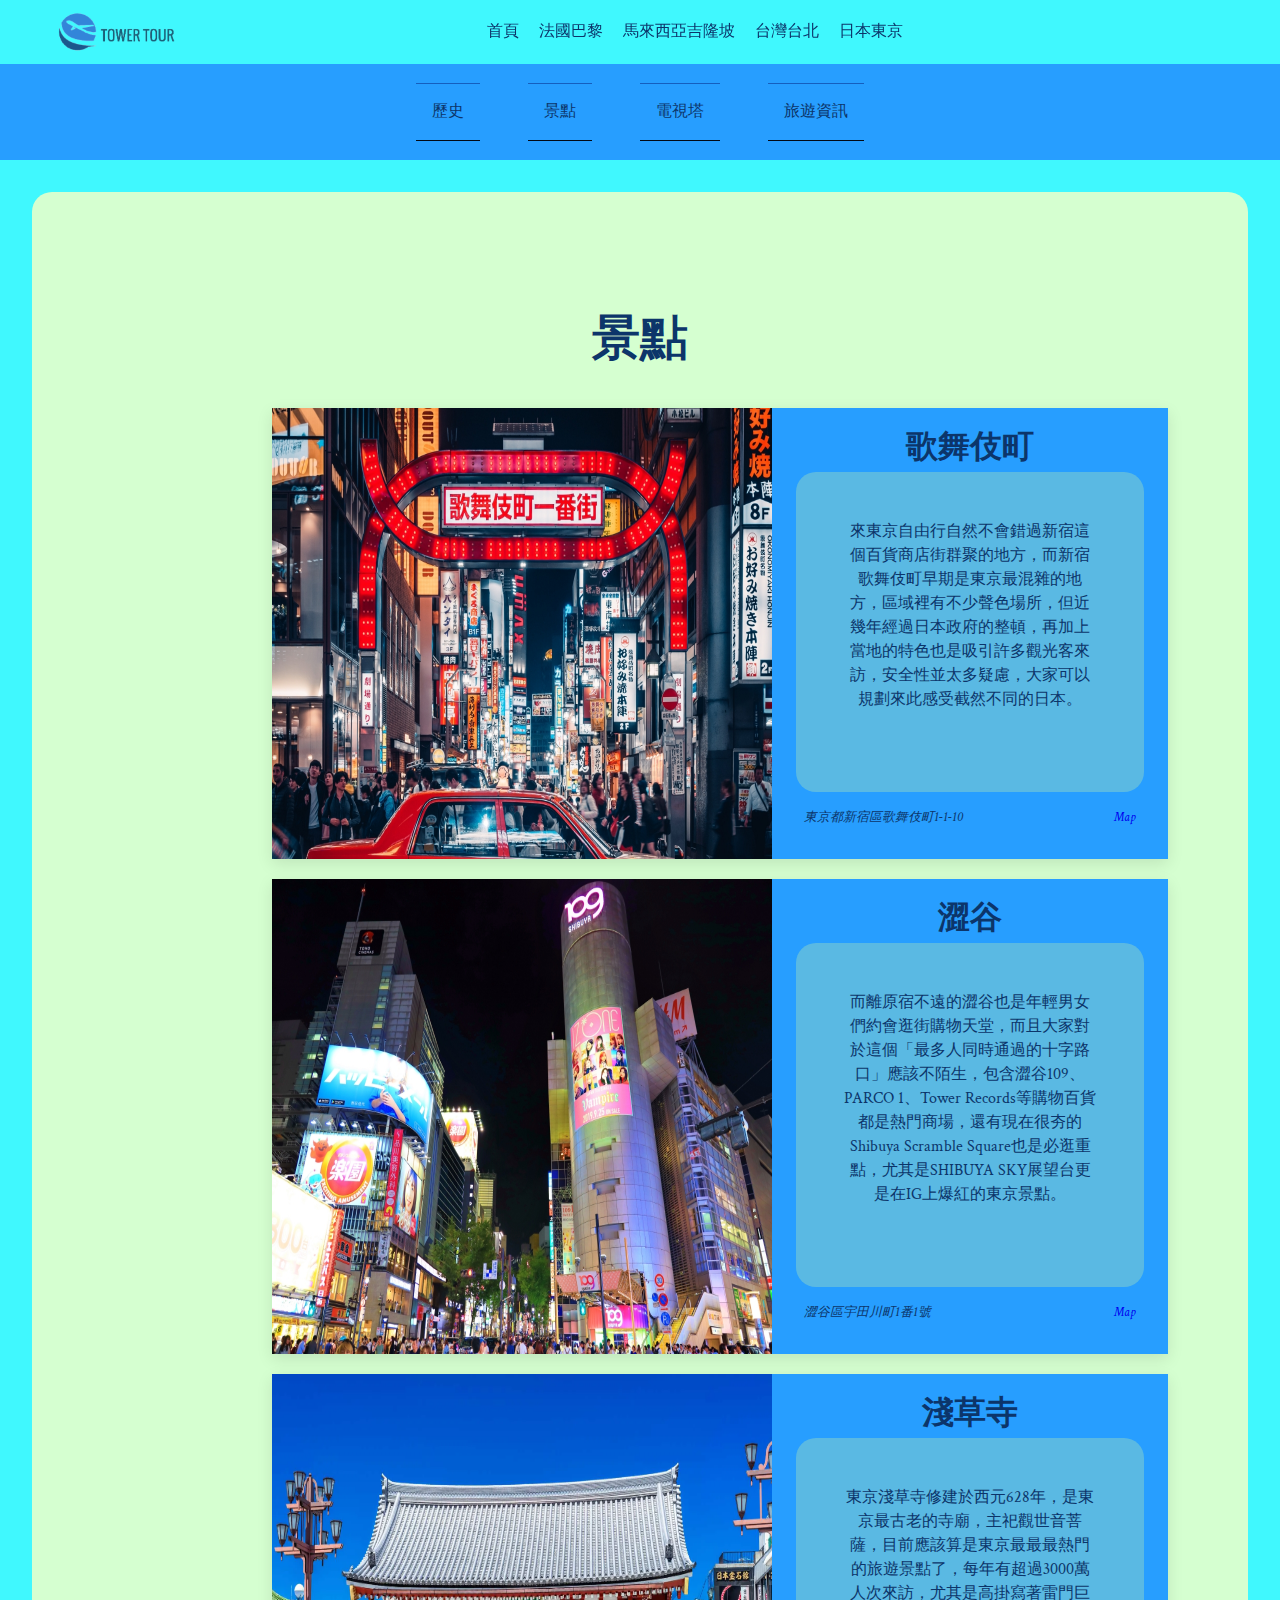
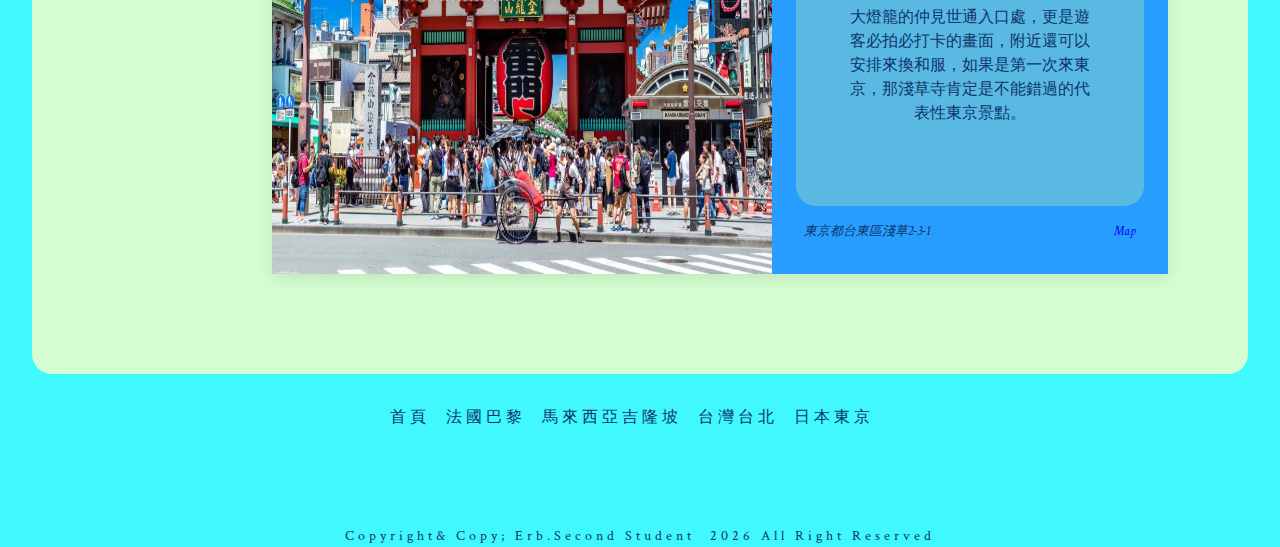
<file: tokyo_view.html>
<!DOCTYPE html>
<html lang="en">
<head>
  <meta charset="UTF-8">
  <meta name="viewport" content="width=device-width, initial-scale=1.0">
  <link rel="manifest" href="/site.webmanifest">
<link rel="stylesheet" href="https://cdnjs.cloudflare.com/ajax/libs/font-awesome/6.6.0/css/all.min.css" integrity="sha512-Kc323vGBEqzTmouAECnVceyQqyqdsSiqLQISBL29aUW4U/M7pSPA/gEUZQqv1cwx4OnYxTxve5UMg5GT6L4JJg==" crossorigin="anonymous" referrerpolicy="no-referrer" />
<link rel="preconnect" href="https://fonts.googleapis.com">
<link rel="preconnect" href="https://fonts.gstatic.com" crossorigin>
<link href="https://fonts.googleapis.com/css2?family=Crimson+Text:ital,wght@0,400;0,600;0,700;1,400;1,600;1,700&family=Noto+Sans+TC:wght@700&display=swap" rel="stylesheet">
<link rel="apple-touch-icon" sizes="180x180" href="./images/apple-touch-icon.png">
<link rel="icon" type="image/png" sizes="32x32" href="./images/favicon-32x32.png">
<link rel="icon" type="image/png" sizes="16x16" href="./images/favicon-16x16.png">
<link rel="stylesheet" href="./css/tours.css">
  <title>日本</title>
</head>
<body>
  <nav class="navbar">
    <div class="nav-logo">
      <a href="index.html">
        <img src="./images/logo.png" class="logo-link" alt="logo">
      </a>
    </div>
    <!-- desktop -->
    <!-- <div class="desktop-nav"> -->
    <div class="nav-links">
      <ul class="nav-list" id="nav-list">
        <li><a href="index.html" class="nav-link">首頁</a></li>
        <li><a href="paris_history.html" class="nav-link">法國巴黎</a></li>
        <li><a href="malaysia_history.html" class="nav-link">馬來西亞吉隆坡</a></li>
        <li><a href="taipei_history.html" class="nav-link">台灣台北</a></li>
        <li><a href="tokyo_history.html" class="nav-link">日本東京</a></li>
      </ul>
    </div>
    <div class="nav-icons">
      <ul class="nav-icons-list">
        <li><a href="http://www.facebook.com" class="nav-icon">
          <i class="fa-brands fa-facebook"></i></a>
        </li>
        <li><a href="http://www.twitter.com" class="nav-icon">
          <i class="fa-brands fa-twitter"></i></a>
        </li>
        <li><a href="http://www.instagram.com" class="nav-icon">
          <i class="fa-brands fa-instagram"></i></a>
        </li>
        <li><a href="http://www.whatsapp.com" class="nav-icon">
          <i class="fa-brands fa-whatsapp"></i></a>
        </li>
      </ul>
    </div>
    <!-- </div> -->
    <!-- mobile  -->
    <div class="nav-mobile">
      <button type="button" class="nav-mobile-toggle" id="nav-mobile-toggle">
        <i class="fa-solid fa-bars"></i>
      </button>
      <ul class="mobile-nav-list" id="mobile-nav-list">
        <li><a href="index.html" class="nav-link">首頁</a></li>
        <li><a href="paris_history.html" class="nav-link">法國巴黎</a></li>
        <li><a href="malaysia_history.html" class="nav-link">馬來西亞吉隆坡</a></li>
        <li><a href="taipei_history.html" class="nav-link">台灣台北</a></li>
        <li><a href="tokyo_history.html" class="nav-link">日本東京</a></li>
      </ul>
    </div>
  </nav>

  <div class="tours-container">
    <div class="tours-nav">
      <ul class="paris-nav-list">
        <a href="tokyo_history.html"><li>歷史</li></a>
        <a href="tokyo_view.html"><li>景點</li></a>
        <a href="tokyo_tower.html"><li>電視塔</li></a>
        <a href="tokyo_ref.html"><li>旅遊資訊</li></a>
      </ul>
    </div>

    <div class="paris-main">
      <div class="paris-header">
        <h3>景點</h3>
      <div class="paris-cards">
        <div class="paris-card-1">
            <div class="paris-img-container">
              <img src="./images/tokyo-view-3.jpg" class="tour-img" alt="">
            </div>
          <div class="paris-card-info">
            <div class="paris-info">
              <h5>歌舞伎町</h5>
              <div class="paris-info-p">
              <p>來東京自由行自然不會錯過新宿這個百貨商店街群聚的地方，而新宿歌舞伎町早期是東京最混雜的地方，區域裡有不少聲色場所，但近幾年經過日本政府的整頓，再加上當地的特色也是吸引許多觀光客來訪，安全性並太多疑慮，大家可以規劃來此感受截然不同的日本。</p>
            </div>
            </div>
            <div class="paris-footer">
              <ul class="tour-footer-info">
                <li class="address-info"><i class="fa-solid fa-car"> 東京都新宿區歌舞伎町1-1-10</i></li>
                <li><a href="https://maps.app.goo.gl/v4MULUHTR9J3abjYA"><i class="fa-solid fa-map-pin"> Map</i></a></li>
              </ul>
            </div>
          </div>
        </div>

        <div class="paris-card-1">
            <div class="paris-img-container">
              <img src="./images/tokyo-view-2.jpg" class="tour-img" alt="">
            </div>
          <div class="paris-car-info">
            <div class="paris-info">
              <h5>澀谷</h5>
              <div class="paris-info-p">
              <p>
                而離原宿不遠的澀谷也是年輕男女們約會逛街購物天堂，而且大家對於這個「最多人同時通過的十字路口」應該不陌生，包含澀谷109、PARCO 1、Tower Records等購物百貨都是熱門商場，還有現在很夯的Shibuya Scramble Square也是必逛重點，尤其是SHIBUYA SKY展望台更是在IG上爆紅的東京景點。
              </p>
            </div>
            </div>
            <div class="paris-footer">
              <ul class="tour-footer-info">
                <li class="address-info"><i class="fa-solid fa-car"> 澀谷區宇田川町1番1號</i></li>
                <li><a href="https://maps.app.goo.gl/U9zN1oRJ2NPihctq8"><i class="fa-solid fa-map-pin"> Map</i></a></li>
              </ul>
            </div>
            </div>
          </div>


        <div class="paris-card-1">
            <div class="paris-img-container">
              <img src="./images/tokyo-view-1.png" class="tour-img" alt="">
            </div>
          <div class="paris-card-info">
            <div class="paris-info">
              <h5>淺草寺</h5>
              <div class="paris-info-p">
              <p>東京淺草寺修建於西元628年，是東京最古老的寺廟，主祀觀世音菩薩，目前應該算是東京最最最熱門的旅遊景點了，每年有超過3000萬人次來訪，尤其是高掛寫著雷門巨大燈籠的仲見世通入口處，更是遊客必拍必打卡的畫面，附近還可以安排來換和服，如果是第一次來東京，那淺草寺肯定是不能錯過的代表性東京景點。</p>
              </div>
            </div>
            <div class="paris-footer">
              <ul class="tour-footer-info">
                <li class="address-info"><i class="fa-solid fa-car"> 東京都台東區淺草2-3-1</i></li>
                <li><a href="https://maps.app.goo.gl/c42wdHT9qCFhZzrU9"><i class="fa-solid fa-map-pin"> Map</i></a></li>
              </ul>
            </div>
            </div>
          </div>
        </div>
        </div>
      </div>
      </div>
      </div>
    </div>
  </div>



    <!--- footer -->
    <footer class="section footer">
      <ul class="footer-links">
        <li><a href="index.html" class="footer-link">首頁</a></li>
        <li><a href="paris_history.html" class="footer-link">法國巴黎</a></li>
        <li><a href="malaysia_history.html" class="footer-link">馬來西亞吉隆坡</a></li>
        <li><a href="taipei_history.html" class="footer-link">台灣台北</a></li>
        <li><a href="tokyo_history.html" class="footer-link">日本東京</a></li>
      </ul>
      <ul class="footer-icons">
        <li><a href="http://www.facebook.com" class="footer-icon">
          <i class="fa-brands fa-facebook"></i></a>
        </li>
        <li><a href="http://www.twitter.com" class="footer-icon">
          <i class="fa-brands fa-twitter"></i></a>
        </li>
        <li><a href="http://www.instagram.com" class="footer-icon">
          <i class="fa-brands fa-instagram"></i></a>
        </li>
        <li><a href="http://www.whatsapp.com" class="footer-icon">
          <i class="fa-brands fa-whatsapp"></i></a>
        </li>
      </ul>
      <p class="copyright">
        copyright& copy; erb.second student
        <span id="date"></span> all right reserved
      </p>
    </footer>
    <script src="./tours.js"></script>
  </body>
  </html>
</file>
<file: css/tours.css>
:root {
    /* define primary theme */
    --clr-primary-1: #0c356a;
    --clr-primary-2: #279eff;
    --clr-primary-3: #40f8fe;
    --clr-primary-4: #d5ffd0;
    --clr-white: #fff;
    --clr-black: #000000;
    --ff-primary: "Crimson Text", serif;
    --transition: all 0.3s linear;
    --spacing: 0.25rem;
    --radius: 0.5rem;
    --light-shadow: 0 5px 15px rgba(0, 0, 0, 0.1);
    --dark-shadow: 0 5px 15px rgba(0, 0, 0, 0.2);
    --navbar-height: 4rem;
    --footer-height: 6rem;
}


* {
    margin: 0;
    padding: 0;
    box-sizing: border-box;
}

html {
    scroll-behavior: smooth;
}

body {
    font-family: var(--ff-primary);
    background-color: var(--clr-primary-3);
    color: var(--clr-primary-1);
    line-height: 1.5;
    font-size: 0.875rem;
}
ul {
    list-style-type: none;
    display: flex;
}
a {
    text-decoration: none;
}
h2 {
    font-size: 2.5rem;
    letter-spacing: var(--spacing);
}

/* navbar */
.navbar {
    /* fixed the navbar at the top of the page */
    position: fixed;
    top: 0;
    left: 0;
    /* ============= */
    width: 100%;
    background: var(--clr-primary-3);
    box-shadow: var(--dark-shadow);
    height: var(--navbar-height);
    display: flex;
    align-items: center;
    justify-content: space-between;
    z-index: 100;
}
/* logo container */
.nav-logo {
    width: 150px;
    height: 150px;
    margin: 40px;
}

/* nav-list ul all the links */
.nav-list {
    display: flex;
    font-size: 1rem;
}
   /* links item */
.nav-link {
    margin: 10px;
    text-transform: capitalize;
    color: var(--clr-primary-1);
}

.nav-link:hover {
    color: var(--clr-black);
    /* font-size: 1.3rem; */
}

/* icon-list ul */
.nav-icons-list {
    display: flex;
    margin: 40px;
}
/* icon item */
.nav-icon {
    margin: 5px;
    font-size: 1.5rem;
    color: var(--clr-primary-1);
}
.nav-icon:hover {
    color: var(--clr-black);

}
    /* logo img set to 100% of the container */
img.logo-link {
    width: 100%;    
}
    /* mobile section */
    /* link list ul */

    /* burger mobile button */
.nav-mobile-toggle {
    cursor: pointer;
}

@media (min-width: 768px) {
    .nav-mobile {
    display: none;
    }
}

@media (max-width: 768px) {
    /* navbar */
    .nav-list {
        display: none;
    }
    .nav-icons {
        display: none;
    }
    .nav-mobile {
        display: block;
    }
    .fa-bars {
        font-size: 1.3rem;
        width: 100%;
        color: var(--clr-primary-6);
    }
    .nav-mobile-toggle {
        margin: 40px;
        width: 40px;
        height: 40px;
        border: none;
        background-color: var(--clr-white);
    }
    .mobile-nav-list {
        position: fixed;
        top: var(--navbar-height);
        right: -100%;
        width: 100%;
        height: calc(100vh - var(--navbar-height));
        display: flex;
        flex-direction: column;
        align-items: center;
        /* height */
        padding-top: 30px;
        gap: 2rem;
        font-size: 1.2rem;
        /* margin-top: 4rem */
        transition: var(--transition);
        transform: translateX(100%);
    }
    .mobile-nav-list.active {
        transform: translateX(0);
        position: fixed;
        top: var(--navbar-height);
        right: 0;
        bottom: 0;
        width: 100%;
        background: var(--clr-primary-2);
        text-align: center;
        display: flex;
        flex-direction: flex-column;
        align-items: center;
        justify-content: center;
        opacity: 0.7;
    }
    .mobile-nav-link:hover {
        color: var(--clr-primary-9);
        background: var(--clr-primary-5);
        cursor: pointer;
    }
}

/* index */

.main {
    display: flex;
    height: 100%;
    width: 100%;
    background: linear-gradient(var(--clr-primary-1), rgba(0, 0, 0, 0.1)), url("../images/map2.jpg") center/cover no-repeat;
    margin-top: 4rem;
    p {
        font-size: 2rem;
        color: var(--clr-primary-4);
    }
}

.header-container{
    width: 100%;
    /* margin-top: 4rem; */
    display: inline;
    background-color: var(--clr-primary-4);
    background: rgba(184, 247, 169, 0.766);
    text-align: center;
    /* margin-bottom: 8rem; */
    border-radius: 20px;
    color: var(--clr-primary-1);
    h2 {
        color: var(--clr-primary-1);
    }
    p {
        font-size: 2rem;
        color: var(--clr-primary-1);
    }
} 
.header-container p:hover {
    color: var(--clr-primary-3);
    background-color: var(--clr-primary-1);
    border-radius: 20px;
}

.main-container {
    max-width: 1100px;
    margin: 0 auto;
    display: flex;
    flex-direction: row;
    align-items: center;
    justify-content: center;
    height: 100vh;
}

.main-photos {
    margin-left: 5rem;
    margin-right: -5rem;
    display: grid;
    grid-template-columns: repeat(15 , 50px);
    grid-template-rows: repeat(15 , 50px);
    /* justify-content: space-between;
    align-items: center; */
}
.main-photo {
    margin-left: 10px;
    object-fit: cover;

    position: relative;
}
.photo-1 {
    width: 50px;
    height: auto;
    grid-column: 3 / 4;
    grid-row: 5 / 6;
    transform: scale(1.8);
    
}
.photo-1:hover {
    filter: drop-shadow(2px 2px 2px rgba(33, 222, 255, 0.9));
    transform: scale(2.3);
}

.photo-2 {
    width: 150px;
    height: auto;
    grid-column: 12 / 13;
    grid-row: 9 / 10;
    transform: scale(1.8);
}
.photo-2:hover {
    filter: drop-shadow(2px 2px 2px rgba(33, 222, 255, 0.9));
    transform: scale(2.3);
}

.photo-3 {
    width: 100px;
    height: auto;
    grid-column: 13 / 14;
    grid-row: 7 / 8;
    transform: scale(1.0);
}
.photo-3:hover {
    filter: drop-shadow(2px 2px 2px rgba(33, 222, 255, 0.9));
    transform: scale(1.5);
}

.photo-4 {
    width: 150px;
    height: auto;
    grid-column: 14 / 15;
    grid-row: 5 / 6;
    transform: scale(1.5);
}
.photo-4:hover {
    filter: drop-shadow(2px 2px 2px rgba(33, 222, 255, 0.9));
    transform: scale(2);
}

/* end of index */

/* paris */

.tours-container {
    margin-top: 4rem;
    width: 100%;
    height: 100%;
    /* display: flex;
    justify-content: center; */
}
.tours-nav {
    background-color: var(--clr-primary-2);
    height: 6rem;
    color: var(--clr-primary-1);
    display: flex;
    flex-direction: row;
    justify-content: center;
    align-items: center;
    position: sticky;
    top: 4rem;
    z-index: 100;
}
.paris-nav-list {
    display: flex;
    justify-content: center;
    align-items: center;
    gap: 3rem;
    a {
        color: var(--clr-primary-1);
    }
    li {
        font-size: 1rem;
        padding: 1rem;
        border-top: 1px outset var(--clr-primary-1);
        border-bottom: 1px outset var(--clr-primary-1);
    }
}
.paris-container {
    width: 100%;
    height: auto;
    /* background-color: var(--clr-primary-4); */
}
.paris-main {
    margin: 2rem;
}
.paris-header {
    background-color: var(--clr-primary-4);
    border-radius: 20px;
    text-align: center;
    padding: 5rem;
    h3 {
    font-size: 3rem;
    padding: 2rem;
    }
    h4 {
        font-size: 2.5rem;
        padding: 2rem;
    }
    p {
        font-size: 1rem;
        margin: 2rem;
    }
}
.second-photos {
    width: 800px;
    height: 500px;
}
.paris-cards {
    margin-left: 10rem;
    display: flex;
    justify-content: center;
    max-width: 1170px;
    flex-direction: column;
}
.paris-card-1 {
    display: flex;
    flex-direction: row;
    transition: var(--transition);
    background: var(--clr-primary-2);
    box-shadow: 0 5px 15px rgba(0, 0, 0, 0.1);
    max-width: 1170px;
    margin-bottom: 20px;
}
.paris-img-container {
    position: relative;
    height: calc(100vh - var(navbar-height) - 12rem);
    display: flex;
    justify-content: center;
}
.tour-img {
    width: 500px;
    height: auto;
}
.paris-info {
    padding: 1rem 1.5rem;
    h5 {
        font-size: 2rem;
    }
    p {
        font-size: 1rem;
    }
}
.paris-footer {
    display: flex;
    flex-direction: column;
    padding: 2rem;
    margin-top: -2rem;
    /* margin: 1rem; */
    }
.tour-footer-info {
    /* padding: 1rem 3rem; */
    display: flex;
    justify-content: space-between;
    align-items: center;
    li {
        font-size: 0.8rem;
    }
}

/* tower */
.paris-tower-main {
    width: 100%;
    height: 100%;
    background: linear-gradient(var(--clr-white), rgba(0, 0, 0, 0.1)), url("../images/paris-tower2.jpg") center/cover no-repeat;
    display: flex;
    flex-direction: column;
    align-items: center;
}
.malaysia-tower-main {
    width: 100%;
    height: 100%;
    background: linear-gradient(var(--clr-white), rgba(0, 0, 0, 0.1)), url("../images/malaysia-tower-2.jpeg") center/cover no-repeat;
    display: flex;
    flex-direction: column;
    align-items: center;
}
.taipei-tower-main {
    width: 100%;
    height: 100%;
    background: linear-gradient(var(--clr-white), rgba(0, 0, 0, 0.1)), url("../images/taipei-tower-3.jpg") center/cover no-repeat;
    display: flex;
    flex-direction: column;
    align-items: center;
}
.tokyo-tower-main {
    width: 100%;
    height: 100%;
    background: linear-gradient(var(--clr-white), rgba(0, 0, 0, 0.1)), url("../images/tokyo-tower-4.jpg") center/cover no-repeat;
    display: flex;
    flex-direction: column;
    align-items: center;
}
.paris-tower-info {
    display: flex;
    flex-direction: column;
    align-items: center;
    /* margin-top: 4rem; */
    padding: 10rem;
    h4 {
        font-size: 3rem;
        margin-bottom: 4rem;
    }
    p {
        font-size: 1.5rem;
    }
}
.paris-info-p {
background-color: rgba(208, 247, 162, 0.3);
    padding: 1rem;
    border-radius: 20px;
}
.paris-info-p p {
    padding-bottom: 2rem;
}

.paris-photo-container {
    margin-top: 5rem;
    display: flex;
    gap: 2rem;

}
.tower-photo-tower {
    display: block;
    width: 300px;
    height: 300px;
}

.tower-photo.list-1 {
    position: relative;
    width: 50%;
    border-left: 5px solid var(--clr-primary-4);
    border-bottom: 5px solid var(--clr-primary-4);
}
.tower-photo.list-2 {
    position: relative;
    width: 50%;
    border-right: 5px solid var(--clr-primary-4);
    border-top: 5px solid var(--clr-primary-4);
}
.tower-photo.list-3 {
    position: relative;
    width: 50%;
    border-left: 5px solid var(--clr-primary-4);
    border-top: 5px solid var(--clr-primary-4);
}
.tower-photo.list-4 {
    position: relative;
    width: 50%;
    border-right: 5px solid var(--clr-primary-4);
    border-bottom: 5px solid var(--clr-primary-4);
}
.tower-photo-text {
    position: absolute;
    top: 0;
    left: 0;
    bottom: 0;
    right: 0;
    width: 100%;
    height: 100%;
    opacity: 0;
    transition: 1s ease;
    background-color: var(--clr-primary-3);
}
.tower-photo.list-1:hover .tower-photo-text {
    opacity: 0.8;
}
.tower-photo.list-2:hover .tower-photo-text {
    opacity: 0.8;
}
.tower-photo.list-3:hover .tower-photo-text {
    opacity: 0.8;
}
.tower-photo.list-4:hover .tower-photo-text {
    opacity: 0.8;
}
.tower-text {
    position: absolute;
    top: 50%;
    left: 50%;
    transform: translate(-50%,-50%);
    color: var(--clr-primary-1);
    /* font-size: 4rem; */
    p {
        font-size: 2rem;
    }
}

/* ref */
.fly-tower-main {
    width: 100%;
    height: 100%;
    background: linear-gradient(var(--clr-white), rgba(0, 0, 0, 0.1)), url("../images/fly-1.jpg") center/cover no-repeat;
    display: flex;
    flex-direction: column;
    align-items: center;
}
.ref-info-container {
    display: flex;
    background-color: rgba(187, 231, 156, 0.4);
    /* filter: blur(10px); */
    flex-direction: column;
    justify-content: space-between;
    gap: 5rem;
    padding: 5rem;
}
.fly-container {
    display: flex;
    margin: 2rem;
    i {
        font-size: 3rem;
    }
}
.ref-logo {
    display: flex;
    flex-direction: row;
    align-items: center;
    padding: 1rem;
    gap: 2rem;
    margin: 1rem;
    margin-top: 4rem;
    a {
        font-size: 2rem;
    }
}


/*    footer  */
.footer {
    height: calc(100 - var(--navbar-height));
    background: var(--clr-primary-3);
    text-align: center;
    padding-left: 2rem;
    padding-right: 2rem;
}
    .footer-links, .footer-icons {
    display: flex;
    justify-content: center;
    margin-bottom: 1.5rem;
    flex-wrap: wrap;
}
        
.footer-link {
    color: var(--clr-primary-1);
    text-transform: capitalize;
    font-size: 1rem;
    margin-right: 1rem;
    letter-spacing: var(--spacing);
    transform: var(--transition);
}
    
.footer-link:hover {
    color: var(--clr-black);
}
    
.footer-icon {
    font-size: 2rem;
    margin-right: 1rem;
    color: var(--clr-primary-1);
    transform: var(--transition);
}
.footer-icon:hover {
    color: var(--clr-black);
}
.copyright {
    text-transform: capitalize;
    letter-spacing: var(--spacing);
    color: var(--clr-primary-1);
}
    
.copyright span {
    margin-left: 0.5rem;
}

    /*
</file>
